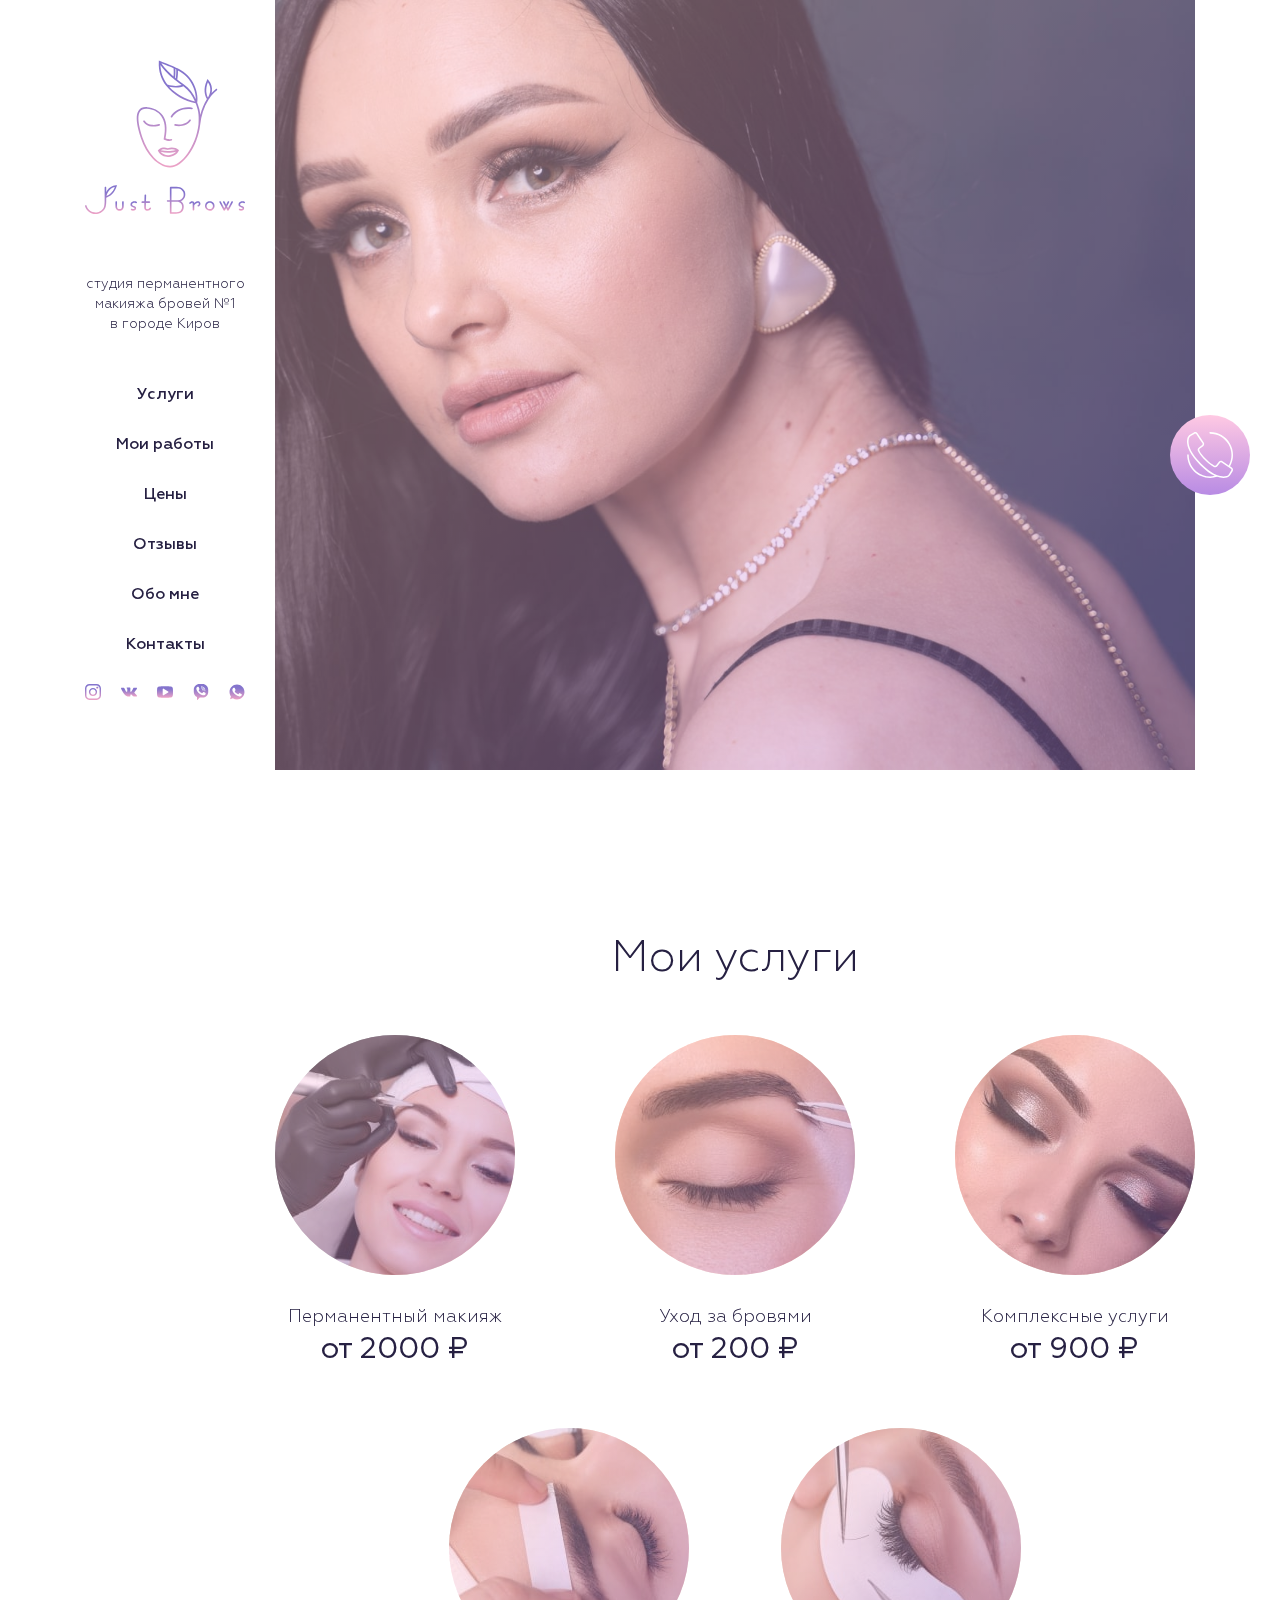
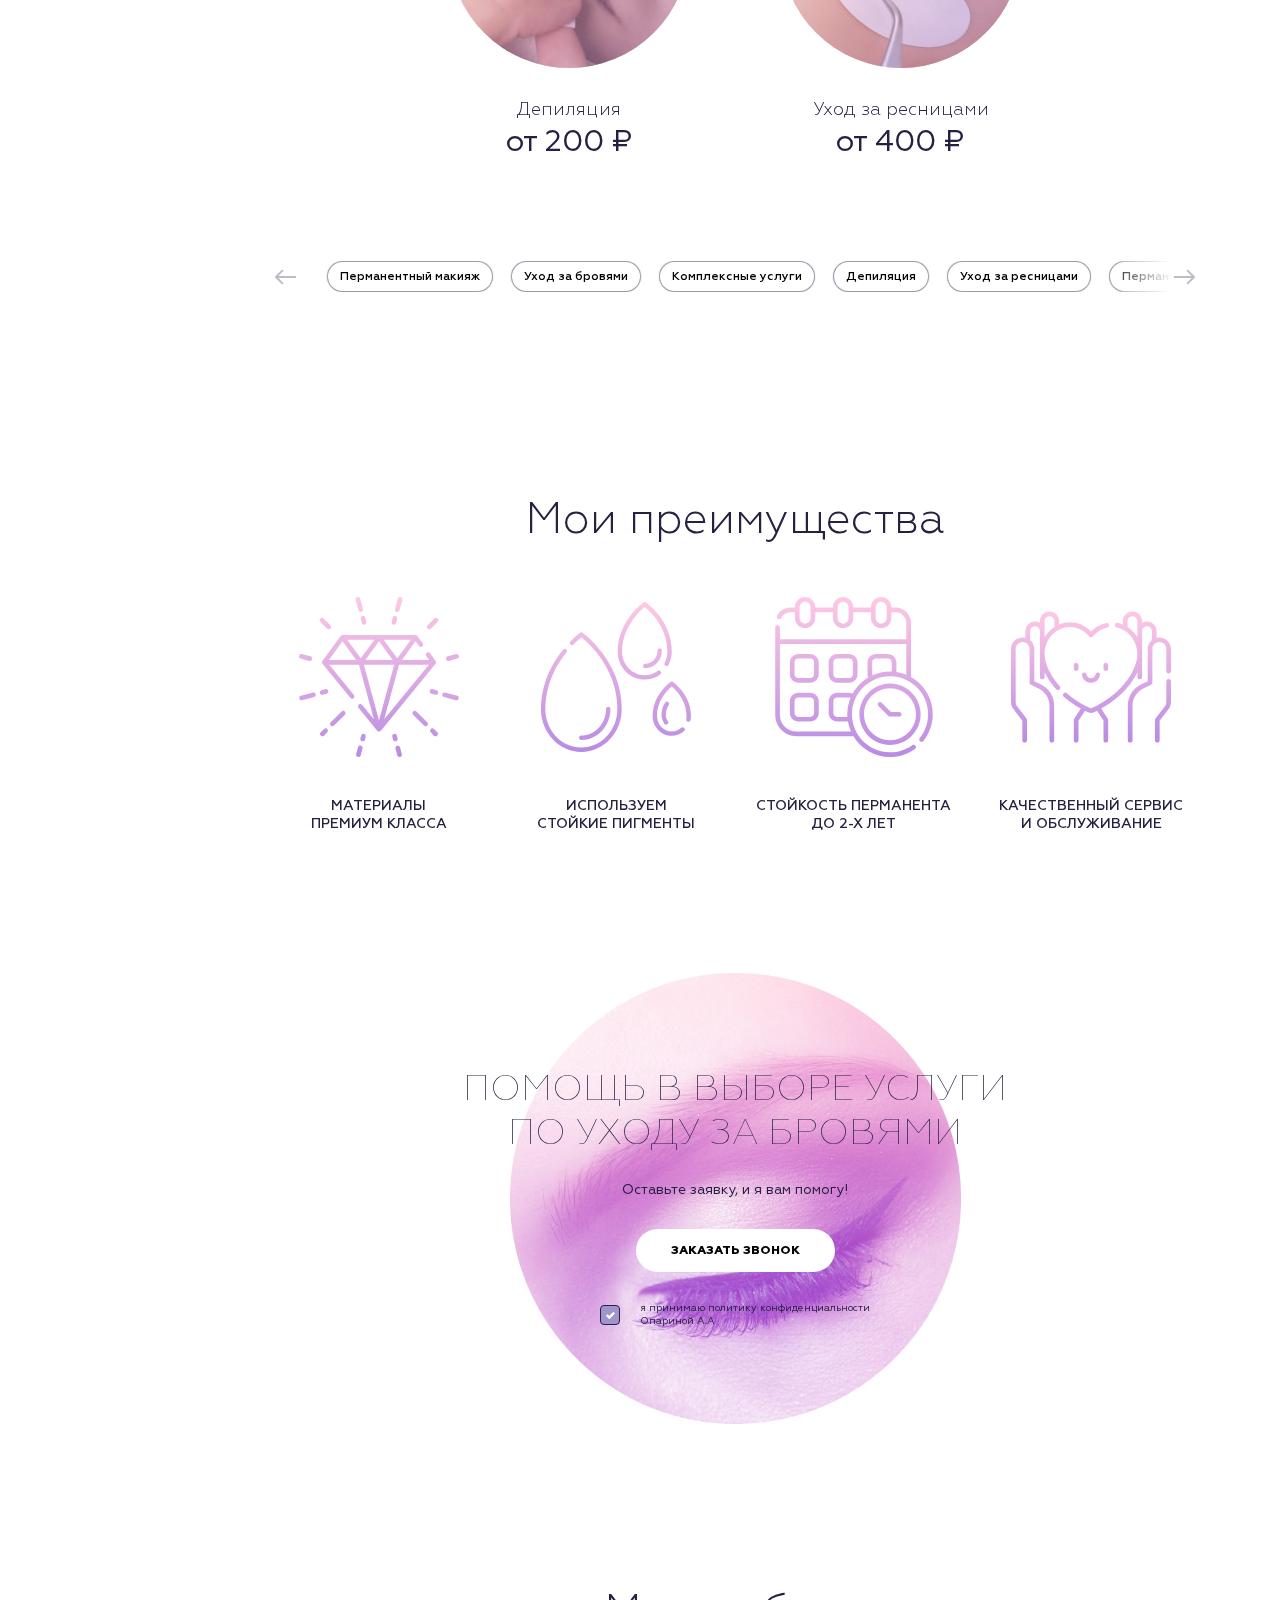
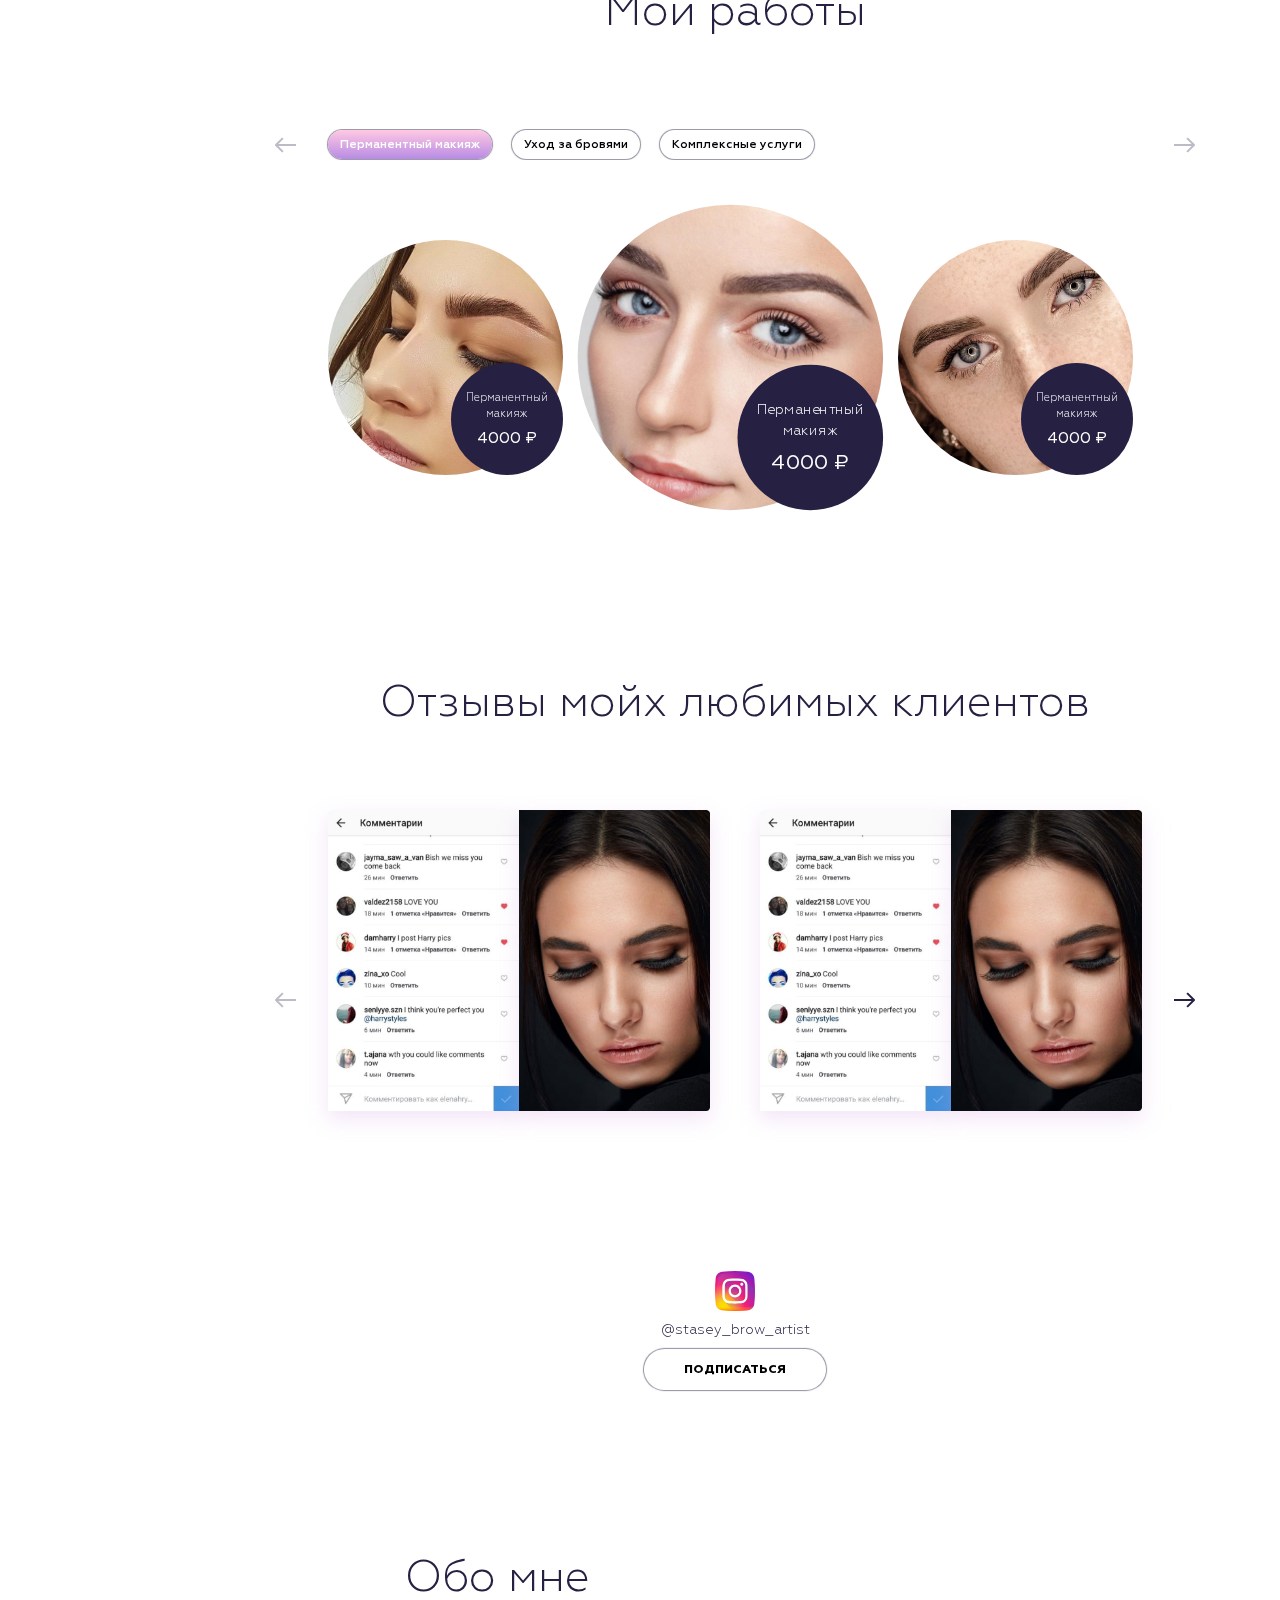
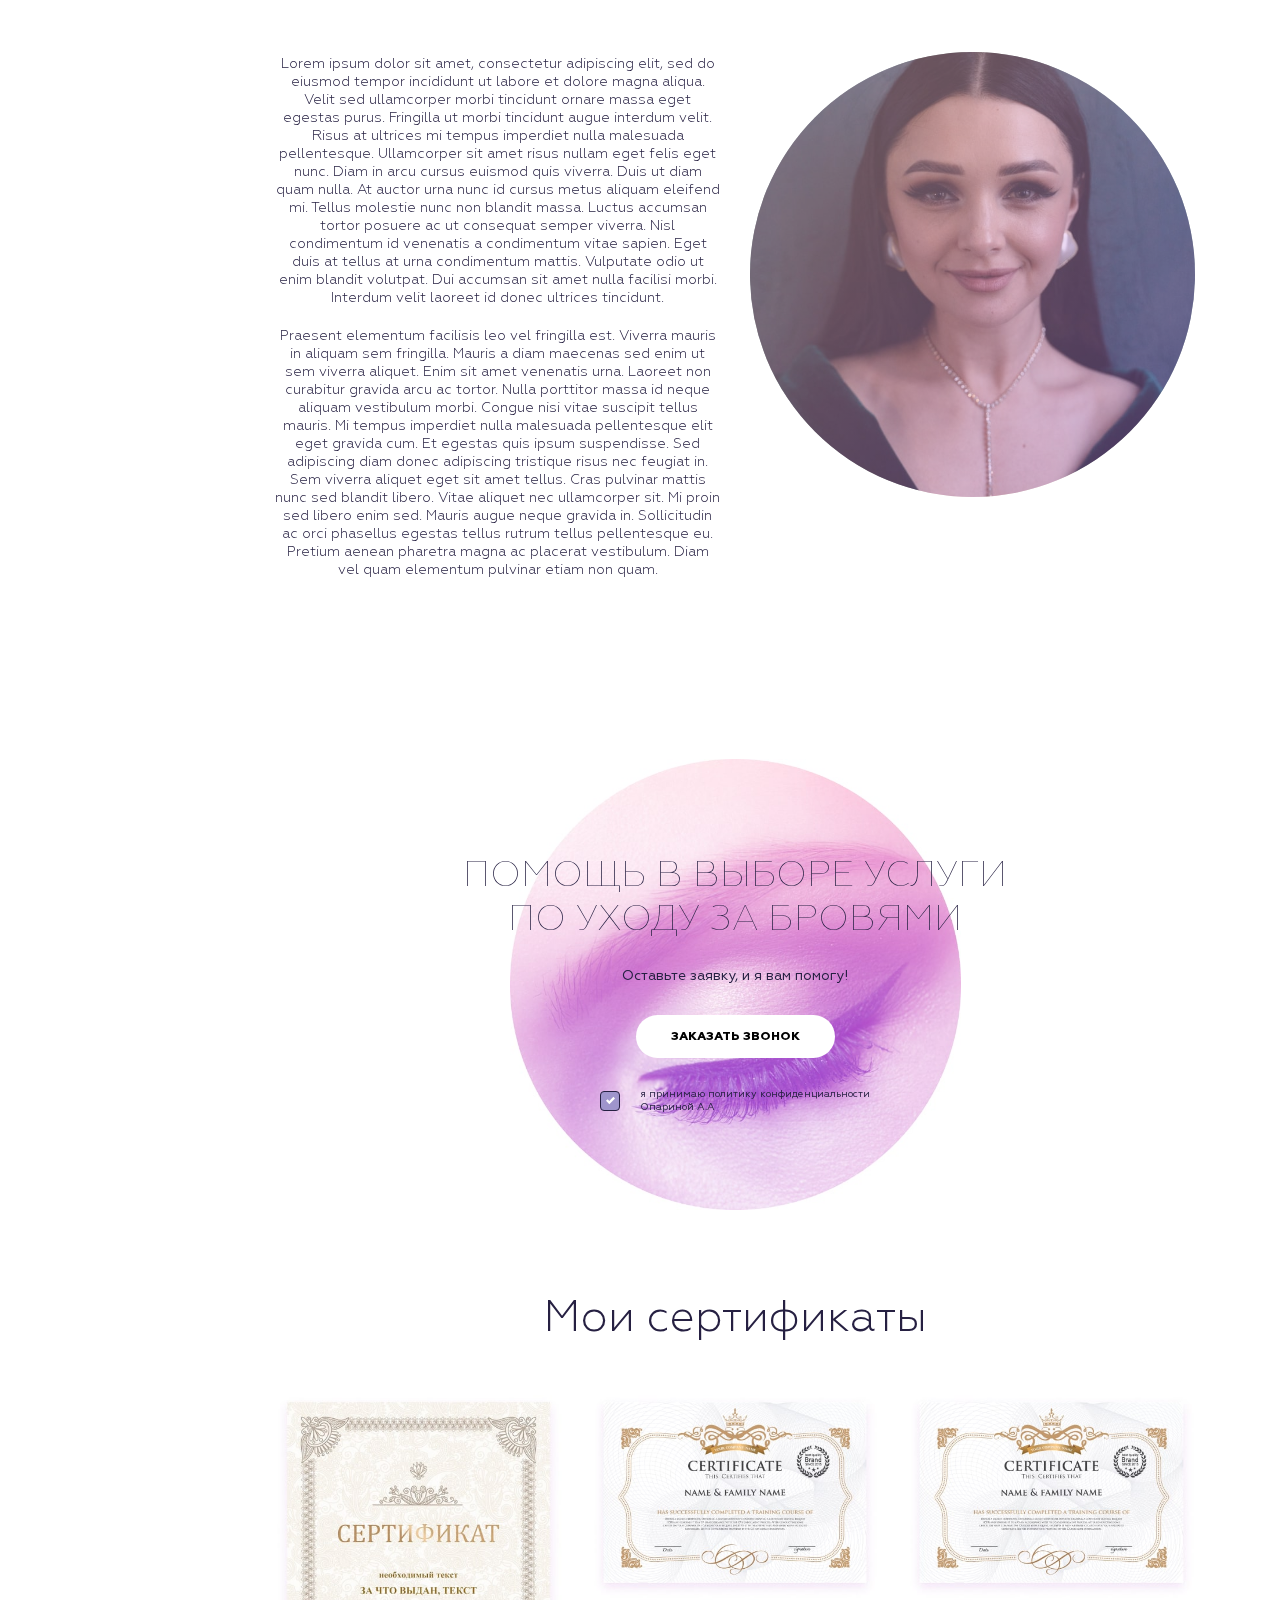
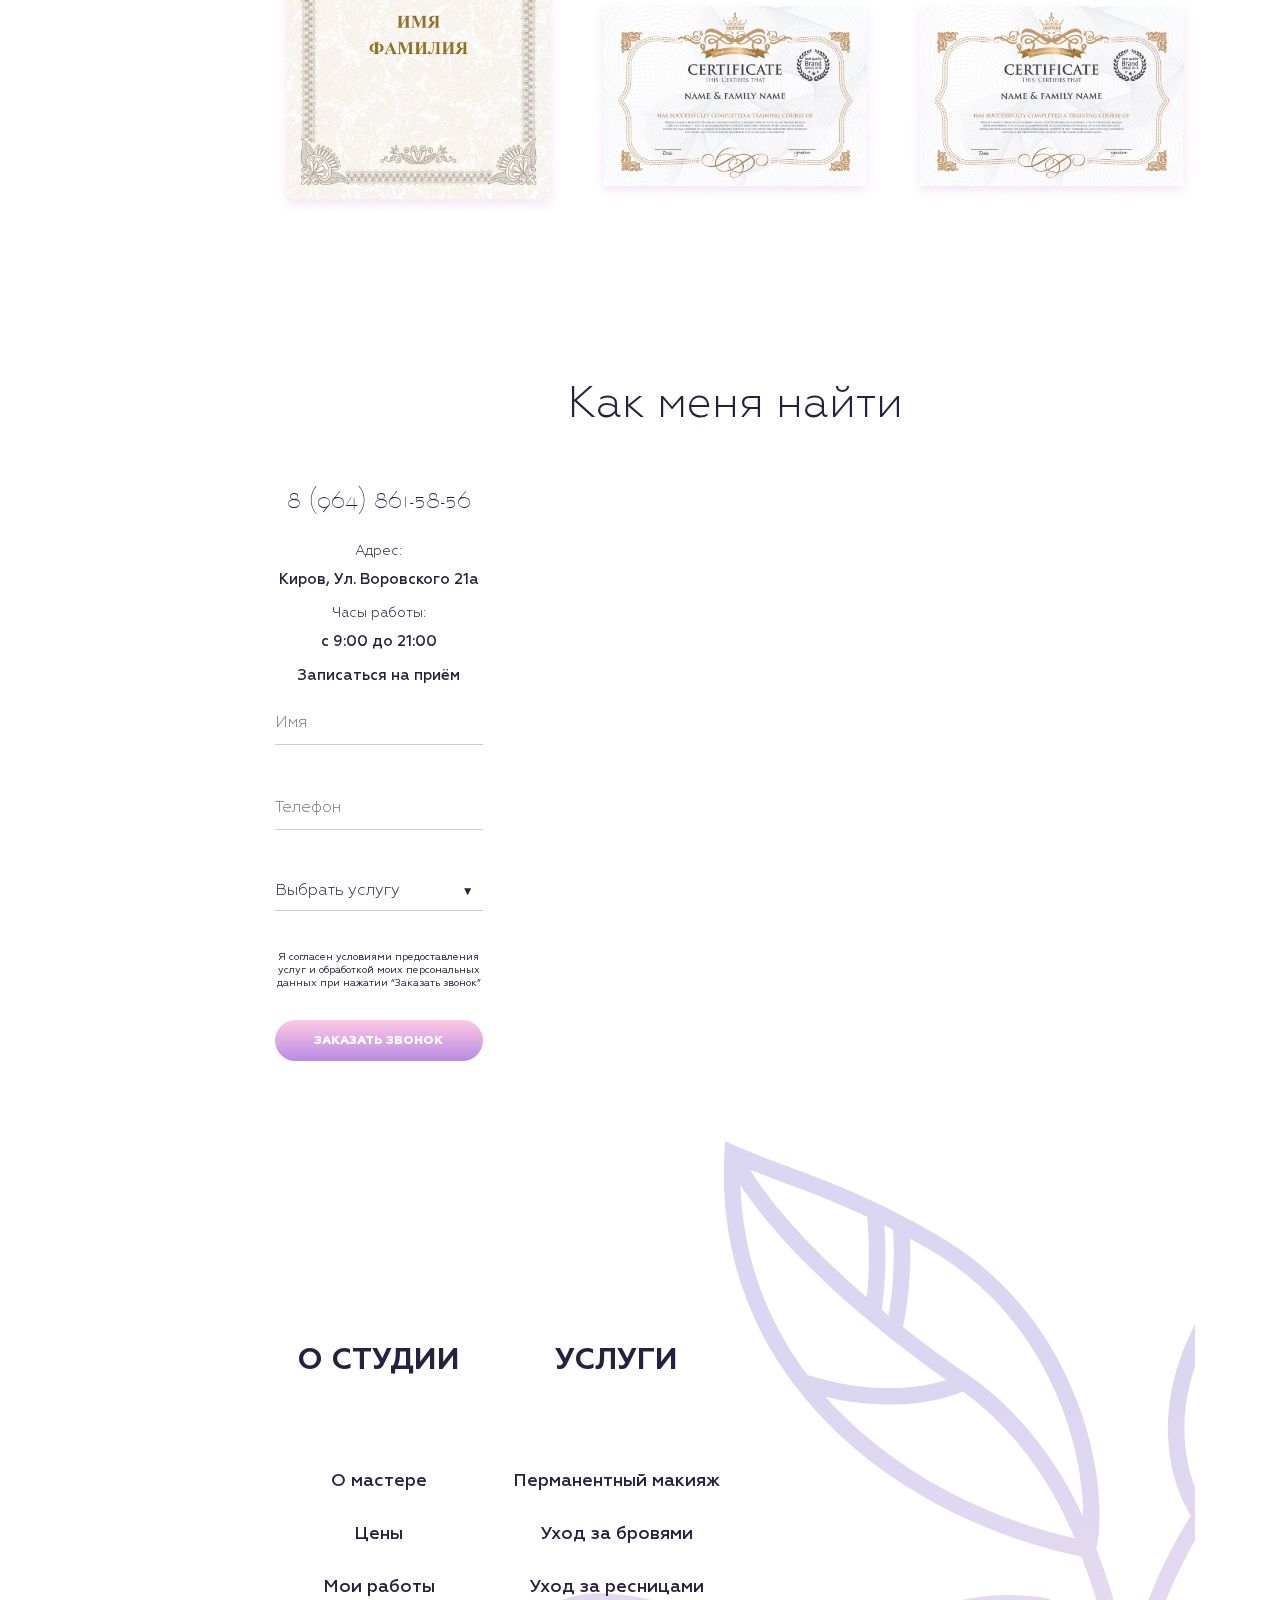
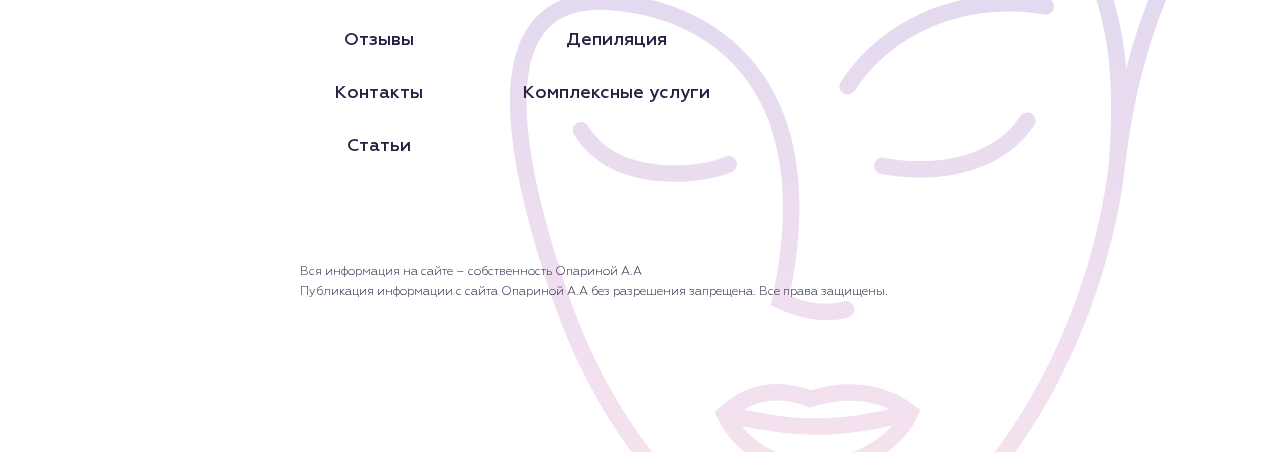
<file: index.html>
<!doctype html>
<html lang="ru">

<head>
  <meta charset="UTF-8">
  <meta name="viewport" content="width=device-width,initial-scale=1">
  <meta http-equiv="X-UA-Compatible" content="ie=edge">
  <link rel="shortcut icon" href="img/favicon/favicon.ico">
  <link rel="icon" type="image/vnd.microsoft.icon" href="img/favicon/favicon.ico">
  <link rel="icon" type="image/x-icon" href="img/favicon/favicon.ico">
  <link rel="icon" href="img/favicon/favicon.ico">
  <title>Title</title>
  <link href="vendors~main.css" rel="stylesheet">
  <link href="main.css" rel="stylesheet">
</head>

<body>
  <main>
    <nav class="site-nav">
      <div class="btn btn-grad site-nav__burger js-header-burger">
        <img class="js-header-burger" src="img/brgr.svg" alt="">
      </div>
      <div class="btn btn-grad site-nav__call js-call">
        <img class="js-call" src="img/call.svg" alt="">
      </div>
    </nav>

    <div class="container">
      <div class="row">
        <div class="col-2 d-none d-xl-block">
          <header data-da=".modal-header,1199,1" class="header">
            <div class="header__exit">
              <img src="img/hex.jpg" alt="" class="js-header-exit">
            </div>
            <a href="#" class="logo">
              <img src="img/logo.svg" alt="">
            </a>
            <p class="header__text">
              cтудия перманентного <br>
              макияжа бровей №1 <br>
              в городе Киров
            </p>

            <nav class="header__menu">
              <a href="#">Услуги</a>
              <a href="#">Мои работы</a>
              <a href="#">Цены</a>
              <a href="#">Отзывы</a>
              <a href="#">Обо мне</a>
              <a href="#">Контакты</a>
            </nav>
            <div class="header__social">

              <a href="#" target="_blank">
                <img src="img/inst.svg" alt="">
              </a>

              <a href="#" target="_blank">
                <img src="img/vk.svg" alt="">
              </a>

              <a href="#" target="_blank">
                <img src="img/yt.svg" alt="">
              </a>

              <a href="#" target="_blank">
                <img src="img/viber.svg" alt="">
              </a>

              <a href="#" target="_blank">
                <img src="img/whatsapp.svg" alt="">
              </a>

            </div>
          </header>
        </div>
        <div class="col-12 col-xl-10">
          <section class="banner">
            <div class="swiper-container-banner">
              <div class="swiper-wrapper">

                <div class="swiper-slide">
                  <div class="banner__img bg-gradient" style="background-image:url('img/banner.jpg');">
                    <div class="banner__text">
                      Студия перманентного макияжа бровей <br>
                      №1 городе Киров
                    </div>
                  </div>
                </div>

                <div class="swiper-slide">
                  <div class="banner__img bg-gradient" style="background-image:url('img/banner.jpg');">
                    <div class="banner__text">
                      Студия перманентного макияжа бровей <br>
                      №1 городе Киров
                    </div>
                  </div>
                </div>

                <div class="swiper-slide">
                  <div class="banner__img bg-gradient" style="background-image:url('img/banner.jpg');">

                    <div class="banner__text">
                      Студия перманентного макияжа бровей <br>
                      №1 городе Киров
                    </div>
                  </div>
                </div>

                <div class="swiper-slide">
                  <div class="banner__img bg-gradient" style="background-image:url('img/banner.jpg');">

                    <div class="banner__text">
                      Студия перманентного макияжа бровей <br>
                      №1 городе Киров
                    </div>
                  </div>
                </div>

              </div>
            </div>
            <div class="banner__logo">
              <img src="img/blogo.svg" alt="">
            </div>
          </section>

          <section class="services-block">
            <h1 class="title services-block__title">
              Мои услуги
            </h1>
            <div class="services-block__items">

              <div class="services-item">
                <div class="services-item__wrapper">


                  <a href="#" class="services-item__img bg-gradient">
                    <img src="img/s1.jpg" alt="">
                  </a>

                  <a href="#" class="services-item__name">
                    Перманентный макияж
                  </a>

                  <p class="services-item__price">
                    от 2000 ₽
                  </p>

                </div>


              </div>

              <div class="services-item">
                <div class="services-item__wrapper">
                  <a href="#" class="services-item__img bg-gradient">
                    <img src="img/s2.jpg" alt="">
                  </a>

                  <a href="#" class="services-item__name">
                    Уход за бровями
                  </a>

                  <p class="services-item__price">
                    от 200 ₽
                  </p>
                </div>
              </div>

              <div class="services-item">
                <div class="services-item__wrapper">
                  <a href="#" class="services-item__img bg-gradient">
                    <img src="img/s3.jpg" alt="">
                  </a>

                  <a href="#" class="services-item__name">
                    Комплексные услуги
                  </a>

                  <p class="services-item__price">
                    от 900 ₽
                  </p>
                </div>
              </div>

              <div class="services-item">
                <div class="services-item__wrapper">
                  <a href="#" class="services-item__img bg-gradient">
                    <img src="img/s4.jpg" alt="">
                  </a>

                  <a href="#" class="services-item__name">
                    Депиляция
                  </a>

                  <p class="services-item__price">
                    от 200 ₽
                  </p>
                </div>
              </div>

              <div class="services-item">
                <div class="services-item__wrapper">
                  <a href="#" class="services-item__img bg-gradient">
                    <img src="img/s5.jpg" alt="">
                  </a>

                  <a href="#" class="services-item__name">
                    Уход за ресницами
                  </a>

                  <p class="services-item__price">
                    от 400 ₽
                  </p>
                </div>
              </div>

            </div>

            <aside class="tags">
              <div class="swiper-container-tags">

                <div class="swiper-wrapper">

                  <div class="swiper-slide tags-slide">
                    <a href="#" class="btn btn-border tags__btn">
                      Перманентный макияж
                    </a>
                  </div>

                  <div class="swiper-slide tags-slide">
                    <a href="#" class="btn btn-border tags__btn">
                      Уход за бровями
                    </a>
                  </div>

                  <div class="swiper-slide tags-slide">
                    <a href="#" class="btn btn-border tags__btn">
                      Комплексные услуги
                    </a>
                  </div>

                  <div class="swiper-slide tags-slide">
                    <a href="#" class="btn btn-border tags__btn">
                      Депиляция
                    </a>
                  </div>

                  <div class="swiper-slide tags-slide">
                    <a href="#" class="btn btn-border tags__btn">
                      Уход за ресницами
                    </a>
                  </div>

                  <div class="swiper-slide tags-slide">
                    <a href="#" class="btn btn-border tags__btn">
                      Перманентный макияж
                    </a>
                  </div>

                  <div class="swiper-slide tags-slide">
                    <a href="#" class="btn btn-border tags__btn">
                      Уход за бровями
                    </a>
                  </div>

                  <div class="swiper-slide tags-slide">
                    <a href="#" class="btn btn-border tags__btn">
                      Комплексные услуги
                    </a>
                  </div>

                  <div class="swiper-slide tags-slide">
                    <a href="#" class="btn btn-border tags__btn">
                      Депиляция
                    </a>
                  </div>

                  <div class="swiper-slide tags-slide">
                    <a href="#" class="btn btn-border tags__btn">
                      Уход за ресницами
                    </a>
                  </div>

                  <div class="swiper-slide tags-slide">
                    <a href="#" class="btn btn-border tags__btn">
                      Перманентный макияж
                    </a>
                  </div>

                  <div class="swiper-slide tags-slide">
                    <a href="#" class="btn btn-border tags__btn">
                      Уход за бровями
                    </a>
                  </div>

                  <div class="swiper-slide tags-slide">
                    <a href="#" class="btn btn-border tags__btn">
                      Комплексные услуги
                    </a>
                  </div>

                  <div class="swiper-slide tags-slide">
                    <a href="#" class="btn btn-border tags__btn">
                      Депиляция
                    </a>
                  </div>

                  <div class="swiper-slide tags-slide">
                    <a href="#" class="btn btn-border tags__btn">
                      Уход за ресницами
                    </a>
                  </div>

                </div>

              </div>

              <div class="tags__prev">
                <img src="img/arrleft.svg" alt="">
              </div>
              <div class="tags__next">
                <img src="img/arrleft.svg" alt="">
              </div>

            </aside>
          </section>

          <section class="advantage-block">
            <div class="row">
              <div class="col-12">
                <h2 class="title">
                  Мои преимущества
                </h2>
              </div>


              <div class="col-6 col-md-3">
                <div class="advantage-item">
                  <div class="advantage-item__img">
                    <img src="img/a1.svg" alt="">
                  </div>
                  <p class="advantage-item__name">
                    МАТЕРИАЛЫ <br>
                    ПРЕМИУМ КЛАССА
                  </p>

                </div>
              </div>

              <div class="col-6 col-md-3">
                <div class="advantage-item">
                  <div class="advantage-item__img">
                    <img src="img/a2.svg" alt="">
                  </div>
                  <p class="advantage-item__name">
                    ИСПОЛЬЗУЕМ <br>
                    СТОЙКИЕ ПИГМЕНТЫ
                  </p>

                </div>
              </div>

              <div class="col-6 col-md-3">
                <div class="advantage-item">
                  <div class="advantage-item__img">
                    <img src="img/a3.svg" alt="">
                  </div>
                  <p class="advantage-item__name">
                    СТОЙКОСТЬ ПЕРМАНЕНТА <br>
                    ДО 2-Х ЛЕТ
                  </p>

                </div>
              </div>

              <div class="col-6 col-md-3">
                <div class="advantage-item">
                  <div class="advantage-item__img">
                    <img src="img/a4.svg" alt="">
                  </div>
                  <p class="advantage-item__name">
                    КАЧЕСТВЕННЫЙ СЕРВИС <br>
                    И ОБСЛУЖИВАНИЕ
                  </p>

                </div>
              </div>

            </div>
          </section>

          <section class="request" style="background-image: url('img/r.jpg');">
            <h2 class="request__title">
              ПОМОЩЬ В ВЫБОРЕ УСЛУГИ <br>
              ПО УХОДУ ЗА БРОВЯМИ
            </h2>
            <h3 class="request__subtitle">
              Оставьте заявку, и я вам помогу!
            </h3>
            <a href="#" class="btn request__btn js-call">заказать звонок</a>
            <div class="request__checkbox">
              <input class="custom-checkbox" type="checkbox" checked="checked" id="request-agr2" name="request-agr">
              <label for="request-agr2">я принимаю политику конфиденциальности <br>
                Опариной А.А</label>
            </div>
          </section>

          <section class="works js-work-parent">
            <h2 class="title works__title">
              Мои работы
            </h2>
            <aside class="tags">
              <div class="swiper-container-tags">

                <div class="swiper-wrapper">

                  <div class="swiper-slide tags-slide">
                    <a href="#" class="btn btn-border tags__btn js-work-link">
                      Перманентный макияж
                    </a>
                  </div>

                  <div class="swiper-slide tags-slide">
                    <a href="#" class="btn btn-border tags__btn js-work-link">
                      Уход за бровями
                    </a>
                  </div>

                  <div class="swiper-slide tags-slide">
                    <a href="#" class="btn btn-border tags__btn js-work-link">
                      Комплексные услуги
                    </a>
                  </div>


                </div>

              </div>

              <div class="tags__prev">
                <img src="img/arrleft.svg" alt="">
              </div>
              <div class="tags__next">
                <img src="img/arrleft.svg" alt="">
              </div>

            </aside>
            <div class="js-work-tab">
              <div class="swiper-works">
                <div class="swiper-wrapper">

                  <div class="swiper-slide">

                    <a href="#" class="works__img" style="background-image: url('img/work1.jpg');">
                      <div class="works__info">
                        <p class="works__name">
                          Перманентный <br>
                          макияж
                        </p>
                        <p class="works__price">
                          4000 ₽
                        </p>
                      </div>
                    </a>

                  </div>

                  <div class="swiper-slide">
                    <a href="#" class="works__img" style="background-image: url('img/work2.jpg');">
                      <div class="works__info">
                        <p class="works__name">
                          Перманентный <br>
                          макияж
                        </p>
                        <p class="works__price">
                          4000 ₽
                        </p>
                      </div>
                    </a>
                  </div>

                  <div class="swiper-slide">

                    <a href="#" class="works__img" style="background-image: url('img/work3.jpg');">
                      <div class="works__info">
                        <p class="works__name">
                          Перманентный <br>
                          макияж
                        </p>
                        <p class="works__price">
                          4000 ₽
                        </p>
                      </div>
                    </a>

                  </div>

                  <div class="swiper-slide">
                    <a href="#" class="works__img" style="background-image: url('img/work2.jpg');">
                      <div class="works__info">
                        <p class="works__name">
                          Перманентный <br>
                          макияж
                        </p>
                        <p class="works__price">
                          4000 ₽
                        </p>
                      </div>
                    </a>
                  </div>

                  <div class="swiper-slide">

                    <a href="#" class="works__img" style="background-image: url('img/work3.jpg');">
                      <div class="works__info">
                        <p class="works__name">
                          Перманентный <br>
                          макияж
                        </p>
                        <p class="works__price">
                          4000 ₽
                        </p>
                      </div>
                    </a>

                  </div>


                </div>

              </div>
            </div>

            <div class="js-work-tab">
              <div class="swiper-works">
                <div class="swiper-wrapper">

                  <div class="swiper-slide">

                    <a href="#" class="works__img" style="background-image: url('img/work1.jpg');">
                      <div class="works__info">
                        <p class="works__name">
                          Перманентный <br>
                          макияж
                        </p>
                        <p class="works__price">
                          4000 ₽
                        </p>
                      </div>
                    </a>

                  </div>

                  <div class="swiper-slide">
                    <a href="#" class="works__img" style="background-image: url('img/work2.jpg');">
                      <div class="works__info">
                        <p class="works__name">
                          Перманентный <br>
                          макияж
                        </p>
                        <p class="works__price">
                          4000 ₽
                        </p>
                      </div>
                    </a>
                  </div>

                  <div class="swiper-slide">

                    <a href="#" class="works__img" style="background-image: url('img/work3.jpg');">
                      <div class="works__info">
                        <p class="works__name">
                          Перманентный <br>
                          макияж
                        </p>
                        <p class="works__price">
                          4000 ₽
                        </p>
                      </div>
                    </a>

                  </div>

                  <div class="swiper-slide">
                    <a href="#" class="works__img" style="background-image: url('img/work2.jpg');">
                      <div class="works__info">
                        <p class="works__name">
                          Перманентный <br>
                          макияж
                        </p>
                        <p class="works__price">
                          4000 ₽
                        </p>
                      </div>
                    </a>
                  </div>

                  <div class="swiper-slide">

                    <a href="#" class="works__img" style="background-image: url('img/work3.jpg');">
                      <div class="works__info">
                        <p class="works__name">
                          Перманентный <br>
                          макияж
                        </p>
                        <p class="works__price">
                          4000 ₽
                        </p>
                      </div>
                    </a>

                  </div>


                </div>

              </div>
            </div>

            <div class="js-work-tab">
              <div class="swiper-works">
                <div class="swiper-wrapper">

                  <div class="swiper-slide">

                    <a href="#" class="works__img" style="background-image: url('img/work1.jpg');">
                      <div class="works__info">
                        <p class="works__name">
                          Перманентный <br>
                          макияж
                        </p>
                        <p class="works__price">
                          4000 ₽
                        </p>
                      </div>
                    </a>

                  </div>

                  <div class="swiper-slide">
                    <a href="#" class="works__img" style="background-image: url('img/work2.jpg');">
                      <div class="works__info">
                        <p class="works__name">
                          Перманентный <br>
                          макияж
                        </p>
                        <p class="works__price">
                          4000 ₽
                        </p>
                      </div>
                    </a>
                  </div>

                  <div class="swiper-slide">

                    <a href="#" class="works__img" style="background-image: url('img/work3.jpg');">
                      <div class="works__info">
                        <p class="works__name">
                          Перманентный <br>
                          макияж
                        </p>
                        <p class="works__price">
                          4000 ₽
                        </p>
                      </div>
                    </a>

                  </div>

                  <div class="swiper-slide">
                    <a href="#" class="works__img" style="background-image: url('img/work2.jpg');">
                      <div class="works__info">
                        <p class="works__name">
                          Перманентный <br>
                          макияж
                        </p>
                        <p class="works__price">
                          4000 ₽
                        </p>
                      </div>
                    </a>
                  </div>

                  <div class="swiper-slide">

                    <a href="#" class="works__img" style="background-image: url('img/work3.jpg');">
                      <div class="works__info">
                        <p class="works__name">
                          Перманентный <br>
                          макияж
                        </p>
                        <p class="works__price">
                          4000 ₽
                        </p>
                      </div>
                    </a>

                  </div>


                </div>

              </div>
            </div>

          </section>

          <section class="reviews-block">
            <h2 class="title reviews__title">
              Отзывы мойх любимых клиентов
            </h2>
            <div class="reviews-block__slider">


              <div class="swiper-reviews">
                <div class="swiper-wrapper">

                  <div class="swiper-slide">
                    <div class="reviews-item">
                      <div class="reviews-item__left">
                        <img src="img/revl.jpg" alt="">
                      </div>
                      <div class="reviews-item__right">
                        <img src="img/revr.jpg" alt="">
                      </div>
                    </div>
                  </div>

                  <div class="swiper-slide">
                    <div class="reviews-item">
                      <div class="reviews-item__left">
                        <img src="img/revl.jpg" alt="">
                      </div>
                      <div class="reviews-item__right">
                        <img src="img/revr.jpg" alt="">
                      </div>
                    </div>
                  </div>

                  <div class="swiper-slide">
                    <div class="reviews-item">
                      <div class="reviews-item__left">
                        <img src="img/revl.jpg" alt="">
                      </div>
                      <div class="reviews-item__right">
                        <img src="img/revr.jpg" alt="">
                      </div>
                    </div>
                  </div>

                  <div class="swiper-slide">
                    <div class="reviews-item">
                      <div class="reviews-item__left">
                        <img src="img/revl.jpg" alt="">
                      </div>
                      <div class="reviews-item__right">
                        <img src="img/revr.jpg" alt="">
                      </div>
                    </div>
                  </div>


                </div>
              </div>
              <div class="reviews__prev">
                <img src="img/arrleft.svg" alt="">
              </div>
              <div class="reviews__next">
                <img src="img/arrleft.svg" alt="">
              </div>
            </div>
            <div class="inst-link d-flex align-items-center flex-column">
              <a href="#" target="_blank" class="inst-link__link">
                <img src="img/ins.svg" alt="">
                @stasey_brow_artist
              </a>
              <a href="#" class="btn btn-border inst-link__btn">
                подписаться
              </a>
            </div>
          </section>

          <section class="about-block d-none d-md-block">
            <div class="row">

              <div class="col-12 col-xl-6 d-flex">
                <div class="about-block__info">
                  <h2 class="title about-block__title">
                    Обо мне
                  </h2>
                  <p>
                    Lorem ipsum dolor sit amet, consectetur adipiscing elit, sed do eiusmod tempor
                    incididunt ut labore et dolore magna aliqua. Velit sed ullamcorper morbi tincidunt
                    ornare massa eget egestas purus. Fringilla ut morbi tincidunt augue interdum velit.
                    Risus at ultrices mi tempus imperdiet nulla malesuada pellentesque. Ullamcorper sit
                    amet
                    risus nullam eget felis eget nunc. Diam in arcu cursus euismod quis viverra. Duis ut
                    diam quam nulla. At auctor urna nunc id cursus metus aliquam eleifend mi. Tellus
                    molestie nunc non blandit massa. Luctus accumsan tortor posuere ac ut consequat
                    semper
                    viverra. Nisl condimentum id venenatis a condimentum vitae sapien. Eget duis at
                    tellus
                    at urna condimentum mattis. Vulputate odio ut enim blandit volutpat. Dui accumsan
                    sit
                    amet nulla facilisi morbi. Interdum velit laoreet id donec ultrices tincidunt.
                  </p>

                  <p>
                    Praesent elementum facilisis leo vel fringilla est. Viverra mauris in aliquam sem
                    fringilla. Mauris a diam maecenas sed enim ut sem viverra aliquet. Enim sit amet
                    venenatis urna. Laoreet non curabitur gravida arcu ac tortor. Nulla porttitor massa
                    id
                    neque aliquam vestibulum morbi. Congue nisi vitae suscipit tellus mauris. Mi tempus
                    imperdiet nulla malesuada pellentesque elit eget gravida cum. Et egestas quis ipsum
                    suspendisse. Sed adipiscing diam donec adipiscing tristique risus nec feugiat in.
                    Sem
                    viverra aliquet eget sit amet tellus. Cras pulvinar mattis nunc sed blandit libero.
                    Vitae aliquet nec ullamcorper sit. Mi proin sed libero enim sed. Mauris augue neque
                    gravida in. Sollicitudin ac orci phasellus egestas tellus rutrum tellus pellentesque
                    eu.
                    Pretium aenean pharetra magna ac placerat vestibulum. Diam vel quam elementum
                    pulvinar
                    etiam non quam.

                  </p>
                </div>
              </div>
              <div class="col-12 col-xl-6 d-flex justify-content-center align-items-center">
                <div class="about-block__img bg-gradient">
                  <img src="img/ab1.jpg" alt="">
                </div>
              </div>
            </div>

          </section>

          <section class="request" style="background-image: url('img/r.jpg');">
            <h2 class="request__title">
              ПОМОЩЬ В ВЫБОРЕ УСЛУГИ <br>
              ПО УХОДУ ЗА БРОВЯМИ
            </h2>
            <h3 class="request__subtitle">
              Оставьте заявку, и я вам помогу!
            </h3>
            <a href="#" class="btn request__btn js-call">заказать звонок</a>
            <div class="request__checkbox">
              <input class="custom-checkbox" type="checkbox" checked="checked" id="request-agr" name="request-agr">
              <label for="request-agr">я принимаю политику конфиденциальности <br>
                Опариной А.А</label>
            </div>
          </section>

          <section class="certificate">
            <div class="row">
              <div class="col-12">
                <h2 class="title">
                  Мои сертификаты
                </h2>
              </div>
              <div class="col-12 col-md-6 col-xl-4 d-flex justify-content-center">
                <a href="img/c1.jpg" class="glightbox certificate__img">
                  <img src="img/c1.jpg" alt="">
                </a>
              </div>
              <div class="col-12 col-md-6 col-xl-8">
                <div class="row">
                  <div class="col-12 col-xl-6 d-flex justify-content-center">
                    <a href="img/c2.jpg" class="glightbox certificate__img">
                      <img src="img/c2.jpg" alt="">
                    </a>
                  </div>
                  <div class="col-12 col-xl-6 d-flex justify-content-center">
                    <a href="img/c2.jpg" class="glightbox certificate__img">
                      <img src="img/c2.jpg" alt="">
                    </a>
                  </div>
                </div>

                <div class="row d-none d-xl-flex">
                  <div class="col-12 col-lg-6 d-flex justify-content-center">
                    <a href="img/c2.jpg" class="glightbox certificate__img">
                      <img src="img/c2.jpg" alt="">
                    </a>
                  </div>
                  <div class="col-12 col-lg-6 d-flex justify-content-center">
                    <a href="img/c2.jpg" class="glightbox certificate__img">
                      <img src="img/c2.jpg" alt="">
                    </a>
                  </div>
                </div>
              </div>
            </div>
          </section>

          <section class="map">
            <div class="row">
              <div class="col-12">
                <h2 class="title">
                  Как меня найти
                </h2>
              </div>
              <div class="col-12 col-md-3 d-flex justify-content-center">
                <div class="map-form">
                  <form action="POST">
                    <a href="tel:89648615856" class="map__tel">
                      8 (964) 861-58-56
                    </a>
                    <p class="map__text">
                      Адрес:
                    </p>
                    <p class="map__text-b">
                      Киров, Ул. Воровского 21а
                    </p>
                    <p class="map__text">
                      Часы работы:
                    </p>
                    <p class="map__text-b">
                      с 9:00 до 21:00
                    </p>

                    <p class="map__text-b">
                      Записаться на приём
                    </p>

                    <div class="map-form__wrapper">
                      <span>
                        <input type="text" class="form-control form__input" placeholder="Имя">
                      </span>

                      <span>
                        <input type="tel" class="form-control form__input" placeholder="Телефон">
                      </span>

                      <span>
                        <select name="services" id="services" class="form-control form__select">
                          <option value="Выбрать услугу" selected="selected" disabled="disabled" style="display:none; font-size: 16px;font-weight: 300;">Выбрать услугу</option>\
                          <option value="Ресницы">Ресницы</option>
                          <option value="Брови">Брови</option>
                          <option value="Ресницы2">Ресницы 2</option>
                          <option value="Ресницы3">Ресницы 3</option>
                        </select>
                      </span>
                      <p class="form__agreement">
                        Я согласен условиями предоставления <br>
                        услуг и обработкой моих персональных <br>
                        данных при нажатии “Заказать звонок”
                      </p>
                      <button class="btn btn-grad map-form__btn" type="submit">
                        заказать звонок
                      </button>
                    </div>
                  </form>
                </div>
              </div>
              <div class="col-12 col-md-9 d-flex">
                <iframe src="https://www.google.com/maps/embed?pb=!1m18!1m12!1m3!1d133110.82393533312!2d49.52134561640623!3d58.5811068!2m3!1f0!2f0!3f0!3m2!1i1024!2i768!4f13.1!3m3!1m2!1s0x43fcf77906ebc4df%3A0xd15d7841c23f66ed!2z0KDQvtGB0LHQsNC90Lo!5e0!3m2!1sru!2sru!4v1615881907907!5m2!1sru!2sru" loading="lazy"></iframe>
              </div>
            </div>
          </section>

          <footer class="footer">
            <div class="row">
              <div class="col-12 d-flex justify-content-center d-lg-none">
                <a href="index.html" class="footer__logo">
                  <img src="img/logo.svg" alt="">
                </a>
              </div>
              <div class="col-6 col-xl-3">
                <h3 class="footer__title">
                  О СТУДИИ
                </h3>
                <nav class="footer__menu">
                  <a href="#">О мастере</a>
                  <a href="#">Цены</a>
                  <a href="#">Мои работы</a>
                  <a href="#">Отзывы</a>
                  <a href="#">Контакты</a>
                  <a href="#">Статьи</a>
                </nav>
              </div>

              <div class="col-6 col-xl-3">
                <h3 class="footer__title">
                  УСЛУГИ
                </h3>
                <nav class="footer__menu">
                  <a href="#">Перманентный макияж</a>
                  <a href="#">Уход за бровями</a>
                  <a href="#">Уход за ресницами</a>
                  <a href="#">Депиляция</a>
                  <a href="#">Комплексные услуги</a>
                </nav>
              </div>
              <div class="col-12">
                <div class="footer__copy">
                  Вся информация на сайте – собственность Опариной А.А

                </div>
                <div class="footer__copy">
                  Публикация информации с сайта Опариной А.А без разрешения запрещена. Все права защищены.

                </div>
              </div>
            </div>
          </footer>

        </div>
      </div>
    </div>
  </main>

  <footer>

  </footer>

  <!-- MODAL -->
  <aside class="js-sidebars">
    <section class="modal-header"></section>

    <section class="modal modal-call">
      <div class="modal__wrapper">
        <div class="modal-call__exit">
          <img src="img/hex.jpg" alt="" class="js-call-exit">
        </div>

        <div class="map-form">
          <form action="POST">
            <a href="tel:89648615856" class="map__tel">
              8 (964) 861-58-56
            </a>

            <p class="map__text-b">
              Ангеловская <br>
              Анастасия Андреевна
            </p>


            <p class="map__text-b">
              Записаться на приём
            </p>

            <div class="map-form__wrapper">
              <span>
                <input type="text" class="form-control form__input" placeholder="Имя">
              </span>

              <span>
                <input type="tel" class="form-control form__input" placeholder="Телефон">
              </span>

              <span>
                <select name="services" id="services" class="form-control form__select">
                  <option value="Выбрать услугу" selected="selected" disabled="disabled" style="display:none; font-size: 16px;font-weight: 300;">Выбрать услугу</option>\
                  <option value="Ресницы">Ресницы</option>
                  <option value="Брови">Брови</option>
                  <option value="Ресницы2">Ресницы 2</option>
                  <option value="Ресницы3">Ресницы 3</option>
                </select>
              </span>
              <p class="form__agreement">
                Я согласен условиями предоставления <br>
                услуг и обработкой моих персональных <br>
                данных при нажатии “Заказать звонок”
              </p>
              <button class="btn btn-grad map-form__btn" type="submit">
                заказать звонок
              </button>
            </div>
          </form>
        </div>

      </div>
    </section>

  </aside>
  <!-- !MODAL -->
  <script src="vendors~main.js"></script>
  <script src="main.js"></script>
</body>

</html>
</file>
<file: main.css>
@font-face{font-family:ArTarumianBarak;src:url(fonts/BARAK.ttf) format("truetype");font-weight:400;font-style:normal;font-display:swap}@font-face{font-family:Geometria;src:url(fonts/Geometria-Regular.eot);src:local("../fonts/Geometria Regular"),local("../fonts/Geometria-Regular"),url(fonts/Geometria-Regular.eot?#iefix) format("embedded-opentype"),url(fonts/Geometria-Regular.woff2) format("woff2"),url(fonts/Geometria-Regular.woff) format("woff"),url(fonts/Geometria-Regular.ttf) format("truetype");font-weight:400;font-style:normal;font-display:swap}@font-face{font-family:Geometria;src:url(fonts/Geometria-Medium.eot);src:local("../fonts/Geometria Medium"),local("../fonts/Geometria-Medium"),url(fonts/Geometria-Medium.eot?#iefix) format("embedded-opentype"),url(fonts/Geometria-Medium.woff2) format("woff2"),url(fonts/Geometria-Medium.woff) format("woff"),url(fonts/Geometria-Medium.ttf) format("truetype");font-weight:500;font-style:normal;font-display:swap}@font-face{font-family:Geometria;src:url(fonts/Geometria-Light.eot);src:local("../fonts/Geometria Light"),local("../fonts/Geometria-Light"),url(fonts/Geometria-Light.eot?#iefix) format("embedded-opentype"),url(fonts/Geometria-Light.woff2) format("woff2"),url(fonts/Geometria-Light.woff) format("woff"),url(fonts/Geometria-Light.ttf) format("truetype");font-weight:300;font-style:normal;font-display:swap}@font-face{font-family:Geometria;src:url(fonts/Geometria-Light.eot);src:local("../fonts/Geometria Thin"),local("../fonts/Geometria-Thin"),url(fonts/Geometria-Thin.eot?#iefix) format("embedded-opentype"),url(fonts/Geometria-Thin.woff) format("woff"),url(fonts/Geometria-Thin.ttf) format("truetype");font-weight:200;font-style:normal;font-display:swap}@font-face{font-family:Geometria;src:url(fonts/Geometria-Bold.eot);src:local("../fonts/Geometria Bold"),local("../fonts/Geometria-Bold"),url(fonts/Geometria-Bold.eot?#iefix) format("embedded-opentype"),url(fonts/Geometria-Bold.woff2) format("woff2"),url(fonts/Geometria-Bold.woff) format("woff"),url(fonts/Geometria-Bold.ttf) format("truetype");font-weight:700;font-style:normal;font-display:swap}@font-face{font-family:Geometria;src:url(fonts/Geometria-ExtraBold.eot);src:local("../fonts/Geometria ExtraBold"),local("../fonts/Geometria-ExtraBold"),url(fonts/Geometria-ExtraBold.eot?#iefix) format("embedded-opentype"),url(fonts/Geometria-ExtraBold.woff2) format("woff2"),url(fonts/Geometria-ExtraBold.woff) format("woff"),url(fonts/Geometria-ExtraBold.ttf) format("truetype");font-weight:800;font-style:normal;font-display:swap}*,:after,:before{box-sizing:border-box}ol[class],ul[class]{padding:0}blockquote,body,dd,dl,figcaption,figure,h1,h2,h3,h4,h5,h6,li,ol[class],p,ul[class]{margin:0}body,html{min-height:100vh;scroll-behavior:smooth;text-rendering:optimizeSpeed;line-height:1.5;font-family:Geometria,sans-serif;overflow-x:hidden;color:#262042}body.lock,html.lock{overflow:hidden}ol[class],ul[class]{list-style:none}a{color:#262042;transition:all .2s}a,a:hover{text-decoration:none}a:hover{color:#574a98}a:not([class]){text-decoration-skip-ink:auto}img{max-width:100%;display:block}.sidebar-bg{width:100%;height:100%}.sidebar-bg,.sidebar-bg:before{z-index:999;position:fixed;top:0;left:0;right:0;bottom:0;animation:opacity .5s}.sidebar-bg:before{content:"";background:rgba(0,0,0,.5)}button,input,select,textarea{font:inherit;color:#262042}button,button:active,button:focus,button:hover,input,input:active,input:focus,input:hover,textarea,textarea:active,textarea:focus,textarea:hover{cursor:pointer;border:none;outline:none}button,button:active,button:focus,button:hover{-webkit-appearance:none;-moz-appearance:none;appearance:none}textarea{resize:none}@media(prefers-reduced-motion:reduce){*{animation-duration:.01ms!important;animation-iteration-count:1!important;transition-duration:.01ms!important;scroll-behavior:auto!important}}.animationShow{animation:showTabs .6s}.animationHide{animation:hideTabs .6s}@keyframes showTabs{0%{opacity:0}to{opacity:1}}@keyframes hideTabs{0%{opacity:1}to{opacity:0}}@keyframes bot-to-top{0%{opacity:0;transform:translateY(100px)}to{opacity:1;transform:translateY(0)}}@keyframes top-to-bot{0%{opacity:0;transform:translateY(-100px)}to{opacity:1;transform:translateY(0)}}@keyframes r-to-l{0%{opacity:0;transform:translateX(360px)}to{opacity:1;transform:translateX(0)}}@keyframes opacity{0%{opacity:0}to{opacity:1}}.advantage-block{padding:100px 0}.advantage-item{display:flex;flex-direction:column;align-items:center}.advantage-item__name{display:flex;width:100%;justify-content:center;margin-top:60px;font-weight:500;font-size:18px;line-height:23px;text-align:center}@media screen and (max-width:1599px){.advantage-block{padding:80px 0}.advantage-item__name{margin-top:40px;font-size:14px;line-height:18px}}@media screen and (max-width:991px){.advantage-block{padding:60px 0}.advantage-item__name{margin-top:30px;font-size:12px;line-height:17px}}@media screen and (max-width:767px){.advantage-block{padding:50px 0 0}.advantage-item__name{margin-top:20px;margin-bottom:60px;font-size:10px;line-height:13px}}.about,.about-block{padding:100px 0}.about-block__info{padding:80px 0}.about-block__info p{margin-bottom:20px;text-align:center;font-weight:300;font-size:14px;line-height:18px}.about-block__img{width:auto;display:inline-block;margin:0 auto;border-radius:50%}.about-block__img:before,.about-block__img img{border-radius:50%}.about-block__info{padding:0}@media screen and (max-width:1199px){.about,.about-block{padding:80px 0}.about-block__info{padding:0 0 40px}.about-block__info p{margin-bottom:20px;text-align:center;font-weight:300;font-size:14px;line-height:18px}}@media screen and (max-width:767px){.about,.about-block{padding:50px 0}.about-block__info{padding:0 0 40px}.about-block__info p{margin-bottom:20px;text-align:center;font-weight:300;font-size:12px;line-height:17px}}.article{padding:100px 0}.article__img{margin:0 auto 50px;display:flex;justify-content:center}.article__content{font-weight:300;font-size:14px;line-height:18px;text-align:center;display:flex;flex-direction:column;align-items:center;margin-bottom:50px}.article__content p{margin-bottom:15px;max-width:800px}.article__content h2{margin-bottom:50px;max-width:800px}.article__images{width:83%;margin-top:50px}.article-item{margin-bottom:80px;display:flex;flex-direction:column;align-items:center}.article-item__img{display:flex;justify-content:center;align-items:center;width:100%;margin-bottom:20px}.article-item__img img{object-fit:cover}.article-item__name{margin:0 auto 15px;max-width:430px;font-weight:500;font-size:18px;line-height:23px;-webkit-line-clamp:1;line-clamp:1;height:26px}.article-item__descr,.article-item__name{text-align:center;display:flex;justify-content:center;overflow:hidden;text-overflow:ellipsis;display:-moz-box;-moz-box-orient:vertical;display:-webkit-box;-webkit-box-orient:vertical;box-orient:vertical}.article-item__descr{margin:0 auto 20px;padding:0 15px;max-width:500px;font-weight:300;font-size:14px;line-height:18px;-webkit-line-clamp:2;line-clamp:2;height:37px}.article-item__btn{margin:0 auto;padding:13px 50px}@media screen and (max-width:991px){.article{padding:75px 0}.article-item{margin-bottom:60px}}@media screen and (max-width:575px){.article{padding:50px 0}.article__img{margin:0 auto 20px}.article__content{font-size:12px;line-height:15px;align-items:center;margin-bottom:30px}.article__content h2,.article__content p{margin-bottom:15px}.article__images{width:80%;margin-top:10px}.article-item{margin-bottom:40px}.article-item__name{font-size:14px;line-height:18px;height:19px}.article-item__descr{margin:0 auto 20px;padding:0;-webkit-line-clamp:3;line-clamp:3;font-size:12px;line-height:15px;height:45px}.article-item__btn{margin:0 auto;padding:13px 50px}}.board-video{display:flex;align-items:center}.board-video__board{justify-content:space-between}.board-video__content{width:100%}.board-video__content>iframe{width:100%;height:100%;min-height:350px;border:none}.video{position:relative;width:100%;height:0;padding-bottom:56.25%;background-color:#000}.video__link,.video__media{position:absolute;top:0;left:0;width:100%;height:100%}.video__media{border:none}.video__button{position:absolute;top:50%;left:50%;z-index:1;display:none;padding:0;width:68px;height:48px;border:none;background-color:transparent;transform:translate(-50%,-50%);cursor:pointer}.video__button:focus{outline:none}.video__button-shape{fill:#212121;fill-opacity:.8}.video__button-icon{fill:#fff}.video:hover .video__button-shape,.video__button:focus .video__button-shape{fill:red;fill-opacity:1}.video--enabled{cursor:pointer}.video--enabled .video__button{display:block}@media screen and (max-width:1440px){.board-video__content>iframe{min-height:calc(29.04903px + 22.28826vw)}}@media screen and (max-width:767px){.board-video__content>iframe{min-height:300px}}.banner{margin-bottom:100px}.banner__logo,.banner__text{display:none}.banner__img{background-position:50%;background-repeat:no-repeat;background-size:cover;width:100%;height:1020px;position:relative}.banner__img img{width:100%;height:100%;object-fit:cover}@media screen and (max-width:1920px){.banner{margin-bottom:90px}.banner__img{height:800px}}@media screen and (max-width:1599px){.banner{margin-bottom:80px}.banner__img{height:770px}}@media screen and (max-width:1199px){.banner{position:relative;width:100vw;max-width:100vw;margin-left:calc(468.39614px - 50.24155vw)}.banner__text{bottom:160px;width:100%;margin:0;padding:0 60px;font-size:24px;line-height:30px;text-align:center;color:#fff;text-shadow:0 4px 8px rgba(24,0,55,.5)}.banner__logo,.banner__text{display:block;position:absolute}.banner__logo{z-index:10;top:40px;left:calc(50% - 63px)}}@media screen and (max-width:991px){.banner{width:100vw;max-width:100vw;margin-left:calc(350.16592px - 50.67265vw)}}@media screen and (max-width:767px){.banner{width:100vw;max-width:100vw;margin-left:calc(259.52356px - 50.78534vw)}.banner__text{bottom:25px;width:100%;margin:0;padding:0 40px;font-size:12px;line-height:15px}.banner__img{height:560px}}@media screen and (max-width:575px){.banner{width:100vw;max-width:100vw;margin-left:-15px}.banner__logo{top:26px}.banner__img{height:480px;background-position:-80px,top}}.btn{display:inline-flex;justify-content:center;align-items:center;background:#fff;color:#000;border-radius:100px;text-transform:uppercase;font-weight:800;font-size:12px;line-height:15px;cursor:pointer}.btn.active,.btn:hover{background:linear-gradient(1turn,#b88be4,#ffc9e3);color:#fff}.btn-border{background:#fff;box-shadow:0 0 1px 1px rgba(38,32,66,.5)}.btn-border:hover{box-shadow:0 0 1px 1px rgba(38,32,66,0)}.btn-grad{background:linear-gradient(1turn,#b88be4,#ffc9e3);color:#fff;transition:all .3s}.btn-grad:hover{background:linear-gradient(1turn,#924dd6,#ffc9e3);color:#262042}@media screen and (max-width:991px){.btn{font-weight:700}}.bg-gradient{position:relative}.bg-gradient:before{content:"";display:block;position:absolute;top:0;left:0;height:100%;width:100%;background:linear-gradient(310.34deg,#b88be4 12.93%,#ffc9e3 72.18%);background-blend-mode:hard-light;opacity:.4;transition:all .3s}@media screen and (min-width:1600px){.container,.container-lg,.container-md,.container-sm,.container-xl{max-width:1600px}}@media screen and (min-width:1920px){.container,.container-fluid,.container-lg,.container-md,.container-sm,.container-xl{max-width:1920px}}.custom-checkbox{position:absolute;z-index:-1;opacity:0}.custom-checkbox+label{display:inline-flex;align-items:center;user-select:none}.custom-checkbox+label:before{content:"";display:inline-block;width:20px;height:20px;flex-shrink:0;flex-grow:0;border:1px solid transparent;border-radius:4px;margin-right:20px;background:#fff;background-repeat:no-repeat;background-position:50%;background-size:50% 50%;cursor:pointer}.custom-checkbox:not(:disabled):not(:checked)+label:hover:before{border-color:#9f95cc}.custom-checkbox:checked+label:before{border-color:#262042;background-color:#9f95cc;background-image:url("data:image/svg+xml;charset=utf-8,%3Csvg xmlns='http://www.w3.org/2000/svg' viewBox='0 0 8 8'%3E%3Cpath fill='%23fff' d='M6.564.75l-3.59 3.612-1.538-1.55L0 4.26l2.974 2.99L8 2.193z'/%3E%3C/svg%3E")}.certificate{margin:100px 0}.certificate__img{transition:all .2s}.certificate__img:hover{transform:scale(1.1)}@media screen and (max-width:1590px){.certificate{margin:80px 0}}.contacts__item{margin-bottom:65px}.contacts__tel{margin-top:65px;display:block}@media screen and (max-width:1199px){.contacts__item{width:33.333333%;margin-bottom:40px}.contacts__tel{width:100%;margin-top:0;margin-bottom:40px!important;font-size:36px!important;line-height:46px!important}.contacts__content{width:100%;display:flex;flex-wrap:wrap}}@media screen and (max-width:767px){.contacts__item{width:100%;margin-bottom:30px}.contacts__tel{width:100%;margin-top:0;margin-bottom:30px!important;font-size:36px!important;line-height:46px!important}.contacts__content{width:100%;display:flex;flex-wrap:wrap}}.form__input{background-color:#fff;padding:10px 0;width:100%}.form__input,.form__input:active,.form__input:focus,.form__input:hover{border-bottom:1px solid rgba(0,0,0,.2)}.form__input::placeholder{font-weight:300;font-size:16px;line-height:20px}.form__select{width:100%;cursor:pointer;position:relative;display:inline-block;border:none;border-bottom:1px solid rgba(0,0,0,.2);padding:10px 0;-webkit-appearance:none;-moz-appearance:none;appearance:none;font-weight:300;font-size:16px;line-height:20px}.form__select:active,.form__select:focus,.form__select:focus-visible,.form__select:focus-within,.form__select:hover,.form__select:visited{border:none;border-bottom:1px solid rgba(0,0,0,.2)}.form__select::placeholder{font-weight:300;font-size:16px;line-height:20px}.form__select:after{content:"▼";padding:0 8px;font-size:12px;position:absolute;right:8px;top:4px;z-index:1;text-align:center;width:10%;height:100%;pointer-events:none;box-sizing:border-box}.form__agreement{font-size:10px;line-height:13px;margin-bottom:30px;text-align:center}.new-select{width:100%;cursor:pointer;position:relative;display:inline-block;border:none;border-bottom:1px solid rgba(0,0,0,.2);padding:10px 0;-webkit-appearance:none;-moz-appearance:none;appearance:none;font-weight:300;font-size:16px;line-height:20px}.new-select:active,.new-select:focus,.new-select:focus-visible,.new-select:focus-within,.new-select:hover,.new-select:visited{border:none;border-bottom:1px solid rgba(0,0,0,.2)}.new-select::placeholder{font-weight:300;font-size:16px;line-height:20px}.new-select:after{content:"▼";padding:0 8px;font-size:12px;position:absolute;right:8px;top:calc(50% - 8px);z-index:1;text-align:center;width:10%;height:100%;pointer-events:none;box-sizing:border-box}.new-select__list{position:absolute;top:45px;left:0;border:1px solid #ced4da;cursor:pointer;width:100%;z-index:2;background:#fff;user-select:none}.new-select__list.on{display:block}.new-select__item span{display:block;padding:5px 10px;margin-bottom:0!important}.new-select__item span:hover{color:#262042}.footer{padding:200px 0 150px;background-image:url(img/foot.svg);background-position:100% 0;background-repeat:no-repeat;background-size:contain}.footer__title{font-size:30px;line-height:38px;text-align:center;margin-bottom:90px}.footer__menu{display:flex;flex-direction:column;margin-bottom:75px}.footer__menu a{font-weight:500;font-size:18px;line-height:23px;margin-bottom:30px;display:block;text-align:center}.footer__copy{margin-left:105px;font-weight:300;font-size:12px;line-height:20px}@media screen and (max-width:1919px){.footer__copy{margin-left:75px}}@media screen and (max-width:1599px){.footer__copy{margin-left:25px}}@media screen and (max-width:1199px){.footer{background-image:none;padding:150px 0}.footer__copy{text-align:center;margin-left:0}.footer__logo{margin-bottom:50px;display:block}}@media screen and (max-width:767px){.footer{padding:100px 0 0}.footer__title{font-weight:300;font-size:18px;line-height:23px;margin-bottom:20px}.footer__menu{margin-bottom:40px}.footer__menu a{font-weight:300;font-size:12px;line-height:15px;margin-bottom:10px}.footer__copy{margin-bottom:40px}}@media screen and (max-width:575px){.footer{padding:30px 0 0}.footer__menu a,.footer__title{text-align:left}}.header{display:flex;flex-direction:column;align-items:center;padding:80px 15px;position:fixed}.header .logo{display:flex;justify-content:center;transition:all .3s;margin-bottom:60px}.header .logo:hover{transform:scale(1.1)}.header__exit{display:none}.header__text{font-weight:300;margin-bottom:80px}.header__menu a,.header__text{text-align:center;font-size:16px;line-height:20px}.header__menu a{display:block;font-weight:500;margin-bottom:30px}.header__social{display:flex;justify-content:center;align-items:center}.header__social a{display:block;margin-right:20px;transition:all .3s}.header__social a:hover{transform:scale(1.2)}.header__social a:last-child,.header__social a:last-of-type{margin-right:0}.header-2 .logo,.header-2 .logo-min{display:none}@media screen and (max-width:1599px){.header{max-width:160px;padding:60px 0}.header__text{font-size:14px;margin-bottom:50px}}@media screen and (max-height:770px){.header{padding:15px 0}.header .logo,.header__text{margin-bottom:15px}.header__text{font-size:12px}.header__menu a{font-size:14px;line-height:17px;margin-bottom:10px}}@media screen and (max-width:1199px){.header{max-width:100%;padding:60px;position:relative}.header__exit{display:block;cursor:pointer;margin-bottom:60px}.header__exit,.header__exit img{transition:all .3s}.header__exit img:hover{transform:rotate(180deg)}.header-2{margin-top:30px}.header-2 .logo{display:flex;justify-content:center}}@media screen and (max-width:767px){.header{padding:60px}.header__exit{display:block;cursor:pointer;margin-bottom:60px}.header__exit,.header__exit img{transition:all .3s}.header__exit img:hover{transform:rotate(180deg)}.header .logo,.header__text{display:none}}@media screen and (max-width:575px){.header-2{width:100%;position:fixed;top:0;left:0;padding:25px;background-color:#fff;z-index:9;margin-top:0}.header-2 .logo{display:none}.header-2 .logo-min{display:flex;justify-content:center}}.kama_breadcrumbs{padding-top:80px;margin-bottom:-50px}.kama_breadcrumbs>div{padding-top:10px;width:100%;display:flex;flex-wrap:wrap;justify-content:center}.kama_breadcrumbs>div span{display:inline-block;font-weight:300;font-size:14px;line-height:18px;opacity:1;transition:all .3s;padding-right:18px;position:relative}.kama_breadcrumbs>div span.kb_sep{padding-right:0}.kama_breadcrumbs>div span.kb_sep:after{content:url(img/arrh.svg);display:inline-block;position:absolute;top:0;right:8px}.kama_breadcrumbs>div span.kb_sep img{display:none}@media screen and (max-width:1599px){.kama_breadcrumbs{margin-bottom:-40px}}@media screen and (max-width:1199px){.kama_breadcrumbs{padding-top:50px;margin-bottom:-30px}}@media screen and (max-width:991px){.kama_breadcrumbs{margin-bottom:-10px}}@media screen and (max-width:767px){.kama_breadcrumbs{margin-bottom:0}}@media screen and (max-width:575px){.kama_breadcrumbs{padding-top:0;opacity:0}}.inst-link{margin-top:50px;font-weight:300;font-size:14px;line-height:18px}.inst-link img{margin:0 0 10px}.inst-link__link{margin-bottom:10px;display:flex;flex-direction:column;align-items:center}.inst-link__btn{padding:13px 40px}.modal{position:fixed;top:0;width:100%;max-width:360px;right:-200%;padding:20px;height:100%;z-index:1000;background-color:#fff;visibility:hidden;opacity:0;-webkit-box-shadow:0 0 10px 4px rgba(0,0,0,.22);-moz-box-shadow:0 0 10px 4px rgba(0,0,0,.22);box-shadow:0 0 10px 4px rgba(0,0,0,.22);transition:all .3s}.modal.active{right:0;visibility:visible;opacity:1}.modal__wrapper{padding:30px;display:flex;flex-direction:column;overflow-x:hidden;align-items:center;width:100%;height:100%}.modal-call__exit{display:block;cursor:pointer;margin-bottom:60px}.modal-call__exit,.modal-call__exit img{transition:all .3s}.modal-call__exit img:hover{transform:rotate(180deg)}.modal-header{position:fixed;top:0;left:-200%;z-index:1000;background-color:#fff;height:100%;overflow-x:hidden;overflow-y:scroll;opacity:0;visibility:hidden;transition:all .3s}.modal-header.active{opacity:1;left:0;visibility:visible}.map{padding:100px 0}.map__tel{font-family:ArTarumianBarak;font-size:36px;line-height:46px;margin-bottom:35px;text-align:center;display:block}.map-form{display:flex;flex-direction:column;align-items:center}.map-form__wrapper span{display:block;width:100%;margin-bottom:40px;position:relative}.map-form__wrapper span:nth-child(3):before{position:absolute;right:5px;top:calc(50% - 4px)}.map-form__btn{width:100%;display:flex;padding:13px}.map__text{font-weight:300;font-size:14px;line-height:18px;margin-bottom:10px}.map__text,.map__text-b{text-align:center;display:block}.map__text-b{margin-bottom:15px;font-weight:500;font-size:18px;line-height:23px}.map iframe{width:100%;height:100%;border:none}@media screen and (max-width:1599px){.map{padding:80px 0}.map__text-b{font-size:15px;line-height:19px}.map__tel{font-size:28px;line-height:36px;margin-bottom:25px}}@media screen and (max-width:1199px){.map{padding:80px 0}.map__text{font-size:12px;line-height:15px}.map__text-b{font-size:14px;line-height:18px}.map__tel{font-size:26px;line-height:33px;margin-bottom:20px}.map-form__wrapper span{margin-bottom:25px}}@media screen and (max-width:767px){.map{padding:50px 0}.map-form{margin-bottom:50px}.map iframe{height:470px}}@media screen and (max-width:575px){.map iframe{width:calc(100% + 30px);margin-left:-15px;margin-right:-15px}}.prices{margin-bottom:80px}.prices__header{display:flex;width:100%;font-weight:500;font-size:18px;line-height:23px;padding:5px 0;border-bottom:1px solid rgba(0,0,0,.2)}.prices__name{width:30%}.prices__descr{width:55%}.prices__price{width:15%}.prices-item{display:flex;width:100%;font-weight:300;font-size:14px;line-height:18px;padding:20px 0;border-bottom:1px solid rgba(0,0,0,.2)}.prices-item__name{width:30%;padding-right:15px}.prices-item__descr{width:55%;padding-right:15%}.prices-item__price{width:15%;font-size:18px;line-height:23px}.prices-item span{display:none}.tablepress thead th{background-color:#fff!important;font-weight:500!important;font-size:18px!important;line-height:23px!important;padding:5px 0!important;border-bottom:1px solid rgba(0,0,0,.2)!important}.tablepress th.column-1{width:30%!important;padding-right:15px}.tablepress th.column-2{width:55%!important;padding-right:15%}.tablepress th.column-3{width:15%!important}.tablepress .row-hover td{font-weight:300!important;font-size:14px!important;line-height:18px!important;padding:20px 0!important;border-bottom:1px solid rgba(0,0,0,.2)!important}.tablepress .row-hover td.column-3{font-size:18px!important;line-height:23px!important}@media screen and (max-width:1199px){.prices-item__descr{width:55%;padding-right:10%}}@media screen and (max-width:991px){.prices{margin-bottom:70px}.prices__header{font-size:16px;line-height:21px}.prices-item{font-size:12px;line-height:17px;padding:15px 0}.prices-item__price{width:15%;font-size:13px;line-height:17px}.tablepress thead th{font-size:16px!important;line-height:21px!important}.tablepress .row-hover td{font-weight:300!important;padding:15px 0!important;border-bottom:0!important}.tablepress .row-hover td,.tablepress .row-hover td.column-3{font-size:12px!important;line-height:17px!important}}@media screen and (max-width:575px){.prices{margin-bottom:80px}.prices__header{display:flex;width:100%;font-weight:500;font-size:14px;line-height:17px;padding:5px 0;border-bottom:1px solid rgba(0,0,0,.2)}.prices__descr,.prices__name,.prices__price{display:none}.prices-item{display:flex;width:100%;font-weight:300;font-size:10px;line-height:13px;padding:10px 0;flex-wrap:wrap}.prices-item span{display:block;font-size:14px;line-height:18px;font-weight:600;margin-bottom:5px}.prices-item__name{order:1;width:65%;padding-right:15px}.prices-item__descr{margin-top:15px;order:3;width:100%;padding-right:0}.prices-item__price{display:flex;justify-content:end;order:2;width:35%;font-size:12px;line-height:15px;flex-wrap:wrap}.prices-item__price span{width:100%;display:flex;justify-content:end}.tablepress thead{display:none!important}.tablepress th.column-1,.tablepress th.column-2,.tablepress th.column-3{width:100%!important;padding:10px 0!important}.tablepress .row-hover tr{display:flex;width:100%;flex-wrap:wrap;border-bottom:1px solid rgba(0,0,0,.2)!important}.tablepress .row-hover tr td{font-weight:300!important;font-size:10px!important;line-height:13px!important;padding:10px 0!important;border:0!important}.tablepress .row-hover tr td.column-3{font-size:12px!important;line-height:15px!important;border:0!important}}.portfolio{padding:100px 0}.portfolio .row{width:100%}.portfolio-item{margin-bottom:60px}.portfolio-item__img{position:relative;display:flex;justify-content:center;align-items:center}.portfolio-item__img img{border-radius:50%;width:620px;height:620px;min-height:620px;min-width:620px;max-width:620px;max-height:620px}.portfolio-item__info{position:absolute;bottom:0;right:15%;background-color:#262042;border-radius:50%;padding:55px 40px;color:#fff;transition:all .2s}.portfolio-item__info:hover{background-color:transparent;color:#262042}.portfolio-item__name{font-weight:300;font-size:18px;line-height:23px;margin-bottom:10px;text-align:center}.portfolio-item__price{font-size:30px;line-height:38px;text-align:center}.js-work-tab{position:absolute;top:0;left:0;z-index:-1;opacity:0;transition:all .2s}.js-work-tab.active{display:flex;position:relative;top:auto;left:auto;z-index:10;animation:showTabs .5s;opacity:1}@media screen and (max-width:1919px){.portfolio-item__info{padding:35px 25px}.portfolio-item__img img{width:590px;height:590px;min-height:590px;min-width:590px;max-width:590px;max-height:590px}.portfolio-item__name{font-size:14px;line-height:18px}.portfolio-item__price{font-size:24px;line-height:30px}}@media screen and (max-width:1599px){.portfolio{padding:80px 0}.portfolio-item__img img{width:400px;height:400px;min-height:400px;min-width:400px;max-width:400px;max-height:400px}.portfolio-item__info{right:5%}}@media screen and (max-width:767px){.portfolio{padding:50px 0}}@media screen and (max-width:575px){.portfolio-item__info{padding:20px 15px}.portfolio-item__name{font-size:11px;line-height:16px;margin-bottom:5px}.portfolio-item__img img{width:320px;height:320px;min-height:320px;min-width:320px;max-width:320px;max-height:320px}.portfolio-item__price{font-size:16px;line-height:22px}}.pagination{display:flex;justify-content:center;align-items:center;margin:0 auto}.pagination a,.pagination span{font-weight:300;font-size:18px;line-height:22px;display:block;margin-right:20px}.pagination a.current,.pagination span.current{font-weight:500;padding-right:0}.pagination>a{font-weight:300;font-size:18px;line-height:22px}.pagination>a.active{font-weight:500}.nav-links,.page404{display:flex;align-items:center}.page404{padding:100px 0 40px;flex-direction:column}.page404__img{margin-bottom:75px}.page404__title{font-weight:300;font-size:18px;line-height:22px;text-align:center}@media screen and (max-width:767px){.page404{padding:70px 0 20px}.page404__img{margin-bottom:40px}.page404__title{font-size:12px;line-height:15px}}.rating-star{display:inline-block}.rating-star li,.rating-star li.active{display:inline-block;width:16px;height:16px;background-size:cover}.rating-star li,.rating-star li.active,.request{background-position:50%;background-repeat:no-repeat}.request{margin:100px 0;position:relative;padding:140px 0;background-size:contain;display:flex;flex-direction:column;align-items:center}.request__title{width:100%;font-weight:200;font-size:75px;line-height:120px;margin:0 0 35px;text-align:center}.request__subtitle{width:100%;font-size:22px;line-height:28px;margin:0 0 50px;text-align:center;font-weight:400}.request__btn{display:inline-block;padding:23px 70px;margin:0 0 50px}.request__btn.disabled{opacity:.4;pointer-events:none}.request__checkbox{font-size:10px;line-height:13px}.request__checkbox label{cursor:pointer}@media screen and (max-width:1599px){.request{margin:80px 0;padding:95px 0}.request__title{font-size:49px;line-height:78px;margin:0 0 25px}.request__subtitle{font-size:14px;line-height:18px;margin:0 0 30px}.request__btn{margin:0 0 30px;padding:14px 35px}}@media screen and (max-width:1599px){.request{margin:60px 0;padding:95px 0}.request__title{font-size:36px;line-height:44px;margin:0 0 25px}.request__subtitle{font-size:14px;line-height:18px;margin:0 0 30px}.request__btn{margin:0 0 30px;padding:14px 35px}}@media screen and (max-width:767px){.request{margin:50px 0;padding:95px 0}.request__title{font-size:24px;line-height:30px;margin:0 0 60px}.request__subtitle{font-size:14px;line-height:18px;margin:0 0 60px}.request__btn{margin:0 0 60px;padding:14px 35px}}@media screen and (max-width:575px){.request{margin:50px -130px;padding:100px 130px;width:calc(100% + 260px)}.request__title{font-size:23px;line-height:30px;margin:0 0 45px}.request__subtitle{font-size:14px;line-height:18px;margin:0 0 45px}.request__btn{margin:0 0 60px;padding:14px 35px}}.reviews__next,.reviews__prev{cursor:pointer;position:absolute;top:calc(50% - 8px);z-index:10}.reviews__prev{left:0;transform:rotate(180deg)}.reviews__next{right:0}.reviews-block{padding:60px 0}.reviews-block__slider{position:relative}.reviews-item{display:flex;margin-bottom:80px}.reviews-item__left,.reviews-item__right{width:50%;display:flex}.reviews-item__left img,.reviews-item__right img{box-shadow:0 8px 20px rgba(216,167,227,.3)}.reviews-item__left{justify-content:flex-end;border-radius:6px 0 0 6px}.reviews-item__right{justify-content:flex-start;border-radius:0 6px 6px 0}@media screen and (max-width:575px){.reviews-block{padding:50px 0}.reviews-item{flex-wrap:wrap;box-shadow:none;margin-bottom:50px}.reviews-item__left,.reviews-item__right{width:100%;display:flex;justify-content:center}.reviews-item__left{order:2;border-radius:6px}.reviews-item__left img{box-shadow:0 8px 20px rgba(216,167,227,.3)}.reviews-item__right{border-radius:50%;order:1;margin-bottom:10px}.reviews-item__right img{border-radius:50%;object-fit:cover;width:160px;height:160px}}.swiper-container,.swiper-container-banner,.swiper-container-reviews-tabs,.swiper-container-sertificate,.swiper-container-tags,.swiper-container-tags-2,.swiper-reviews,.swiper-works{margin-left:auto;margin-right:auto;position:relative;overflow:hidden;list-style:none;padding:0 30px;z-index:1;width:95%;height:100%}.swiper-reviews{padding:30px}.swiper-slide-active .banner__text{animation-name:bot-to-top;animation-duration:.5s}.gallery-top{height:600px;width:100%;padding:0}.gallery-top .swiper-slide{background-size:cover;background-position:50%;background-repeat:no-repeat}.swiper-works .swiper-wrapper{padding:60px 0}.swiper-works .swiper-slide{transition:all .3s}.swiper-works .swiper-slide-active{transition:all .3s;transform:scale(1.3);margin-left:15px}.gallery-thumbs .swiper-slide{width:90px;height:90px;opacity:.4;background-size:cover;background-position:50%;background-repeat:no-repeat}.gallery-thumbs{width:100%;height:480px;margin:auto;box-sizing:border-box;padding:10px 0}@media screen and (max-width:1599px){.swiper-works .swiper-wrapper{padding:40px 0}.swiper-works .swiper-slide-active{transition:all .3s;transform:scale(1.3);margin-left:5px}}@media screen and (max-width:1199px){.swiper-works{width:100vw;max-width:100vw;margin-left:calc(465.5px - 50vw);margin-right:calc(465.5px - 50vw)}.swiper-works .swiper-wrapper{padding:90px 0}.swiper-works .swiper-slide-prev{margin-left:-150px}.swiper-works .swiper-slide-next{margin-left:150px}.swiper-works .swiper-slide-active{transform:scale(1.5);margin-left:150px}.swiper-works .swiper-slide:first-child.swiper-slide-active,.swiper-works .swiper-slide:first-of-type.swiper-slide-active{margin-left:0!important}}@media screen and (max-width:991px){.swiper-works{margin-left:calc(350.16592px - 50.67265vw);margin-right:calc(350.16592px - 50.67265vw)}.swiper-works .swiper-wrapper{padding:90px 0}.swiper-works .swiper-slide-prev{margin-left:calc(-450.52466px + 27.80269vw)}.swiper-works .swiper-slide-next{margin-left:175px}.swiper-works .swiper-slide-active{transform:scale(1.3);margin-left:calc(96.67265px + 5.38117vw)}.swiper-works .swiper-slide:first-child.swiper-slide-active,.swiper-works .swiper-slide:first-of-type.swiper-slide-active{margin-left:0!important}}@media screen and (max-width:767px){.swiper-works{margin-left:calc(259.52356px - 50.78534vw);margin-right:calc(259.52356px - 50.78534vw)}.swiper-works .swiper-wrapper{padding:90px 0}.swiper-works .swiper-slide-prev{margin-left:0}.swiper-works .swiper-slide-active{transform:scale(1.3);margin-left:0}.swiper-works .swiper-slide{margin-left:0;display:flex;justify-content:center}}@media screen and (max-width:575px){.swiper-works{margin-left:-15px;margin-right:-15px}.swiper-works .swiper-wrapper{padding:50px 0}.swiper-works .swiper-slide-prev{margin-left:0}.swiper-works .swiper-slide-active{transform:scale(1.3);margin-left:0}.swiper-works .swiper-slide{margin-left:0;display:flex;justify-content:center}}@media screen and (max-width:575px){.banner{width:100vw;max-width:100vw;margin-left:-15px}.banner__img{height:560px}}@media screen and (max-width:575px){.gallery-top{width:calc(100% + 30px);margin-left:-15px;margin-right:-15px}}.gallery-thumbs .swiper-slide-thumb-active{opacity:1}.swiper-container-tags-2:after,.swiper-container-tags:after{content:"";display:block;width:50px;height:100%;position:absolute;top:0;right:0;z-index:1000;background:#fff;background:-moz-linear-gradient(90deg,hsla(0,0%,100%,.3) 0,#fff 100%);background:-webkit-linear-gradient(90deg,hsla(0,0%,100%,.3),#fff);background:linear-gradient(90deg,hsla(0,0%,100%,.3),#fff)}.swiper-container-tags-2:before,.swiper-container-tags:before{content:"";display:block;width:20px;height:100%;position:absolute;top:0;left:0;z-index:1000;background:#fff;background:-moz-linear-gradient(-90deg,hsla(0,0%,100%,.3) 0,#fff 100%);background:-webkit-linear-gradient(-90deg,hsla(0,0%,100%,.3),#fff);background:linear-gradient(-90deg,hsla(0,0%,100%,.3),#fff)}.swiper-container-banner,.swiper-container-news-block{width:100%;padding:0}.swiper-slide__wauto{text-align:center;width:auto!important}.swiper-button-prev,.swiper-container-rtl .swiper-button-next{left:34px}.swiper-container-vertical>.swiper-wrapper{flex-direction:column}.swiper-container-multirow-column>.swiper-wrapper{flex-wrap:wrap;flex-direction:row}.swiper-button-disabled{opacity:.3!important;cursor:not-allowed!important}.swiper-pagination-bullets{position:absolute;bottom:0!important;display:flex;align-items:center;justify-content:flex-end;right:0;z-index:25}.swiper-pagination-bullet{width:6px;height:6px;display:inline-block;border-radius:100%;background:#000;opacity:.2;z-index:25;margin-right:15px!important}.swiper-pagination-bullet.swiper-pagination-bullet-active{background:#262042;width:12px;height:12px;border-radius:4px;opacity:1;z-index:25}@media screen and (max-width:991px){.swiper-container-tags,.swiper-container-tags-2{width:90%}}@media screen and (max-width:575px){.swiper-container-reviews-tabs{width:calc(100% + 15px);margin-right:-15px}.swiper-container-tags,.swiper-container-tags-2{width:85%}.swiper-container-banner{width:calc(100% + 30px);margin-left:-15px;margin-right:-15px}}.services-block{padding:100px 0}.services-block .prices{display:none;transform:scale(0);opacity:0;transition:all .2s}.services-block .prices.active{display:block;animation:showTabs .5s;opacity:1;transform:scale(1)}.services-block__items{display:flex;justify-content:space-between;flex-wrap:wrap}.services-item{width:20%;display:flex;flex-direction:column;align-items:center;margin-bottom:60px;position:relative;cursor:pointer}.services-item.active .services-item__img:before,.services-item:hover .services-item__img:before{opacity:0}.services-item__img{border-radius:50%;display:block;width:240px;height:240px;margin:0}.services-item__img:before{border-radius:50%;z-index:1}.services-item__img img{border-radius:50%}.services-item__name{display:block;margin:30px 0 2px;font-weight:300;font-size:18px;line-height:23px;text-align:center}.services-item__price{display:block;font-size:30px;line-height:38px;text-align:center}.js-price-link:before{content:"";position:absolute;top:0;left:0;width:100%;height:100%;z-index:10}@media screen and (max-width:1599px){.services-block{padding:80px 0}.services-block__items{display:flex;justify-content:center;flex-wrap:wrap}.services-item{width:33.3333333%}.services-item:nth-child(5n+1),.services-item:nth-of-type(5n+1){align-items:flex-start}.services-item:nth-child(5n+3),.services-item:nth-of-type(5n+3){align-items:flex-end}.services-item:nth-child(5n+4),.services-item:nth-child(5n+5),.services-item:nth-of-type(5n+4),.services-item:nth-of-type(5n+5){width:36%}}@media screen and (max-width:991px){.services-block{padding:60px 0}.services-block__items{display:flex;justify-content:center;flex-wrap:wrap}.services-item__img{width:200px;height:200px}.services-item__name{margin:15px 0 2px;font-weight:300;font-size:14px;line-height:18px;text-align:center}.services-item__price{display:block;font-size:22px;line-height:28px;text-align:center}}@media screen and (max-width:767px){.services-block{padding:50px 0}.services-item__img{width:140px;height:140px}}@media screen and (max-width:767px){.services-block{padding:50px 0}.services-item{width:100%}.services-item,.services-item:nth-child(5n+1),.services-item:nth-child(5n+3),.services-item:nth-of-type(5n+1),.services-item:nth-of-type(5n+3){align-items:center}.services-item:nth-child(5n+4),.services-item:nth-child(5n+5),.services-item:nth-of-type(5n+4),.services-item:nth-of-type(5n+5){width:100%}.services-item__img{width:auto;height:auto}}@media screen and (max-width:575px){.services-item{margin-bottom:50px}.services-item__img:before{opacity:0}}.service{padding:100px 0}.service__img{display:flex;justify-content:center}.service__img img{object-fit:contain;border-radius:50%;width:100%;height:100%}.service__title{margin-bottom:30px!important;justify-content:left!important;text-align:left!important}.service__descr{font-weight:300;font-size:14px;line-height:18px;margin-bottom:50px}.service__price{margin-bottom:50px;font-size:30px;line-height:38px}.service-form{max-width:550px;margin-bottom:50px}.service-form__wrapper{display:flex;flex-wrap:wrap}.service-form__wrapper br{display:none}.service-form__wrapper p{display:flex;flex-wrap:wrap}.service-form__wrapper span{width:50%;padding-right:40px;margin-bottom:30px}.service-form__wrapper .ajax-loader{display:none!important}.service-form__btn{display:flex;width:100%;padding:13px;justify-content:center;align-items:center;text-align:center}.service-form__text{font-weight:500;font-size:14px;line-height:18px;width:100%;padding-bottom:20px}.service-form__agreement{font-size:10px;line-height:13px;align-items:center}.service__info{font-weight:300;font-size:14px;line-height:18px}.service__info p{padding-bottom:25px}@media screen and (max-width:1199px){.service{padding:80px 0}.service__title{justify-content:center!important;text-align:center!important}.service__descr{text-align:center}.service__info{margin-top:50px}.service .prices{margin-top:50px;margin-bottom:50px}}@media screen and (max-width:991px){.service{padding:60px 0}.service-form{margin-bottom:0}.service-form__wrapper span{width:100%;padding-right:0;margin-bottom:25px}.service-form__btn{display:flex;width:100%;padding:13px;justify-content:center;align-items:center;text-align:center}.service-form__agreement{font-size:10px;line-height:13px;display:block;text-align:center}.service__info{font-weight:300;font-size:14px;line-height:18px}.service__info p{padding-bottom:25px}}@media screen and (max-width:575px){.service{padding:50px 0}.service-form__text,.service__price{display:flex;justify-content:center;text-align:center;width:100%}.service__price{margin:30px 0 40px}.service__info{margin-top:30px;text-align:center}}.site-nav__burger{display:none}.site-nav__call{position:fixed;right:30px;padding:17px;top:calc(50% - 35px);z-index:100}@media screen and (max-width:1199px){.site-nav__call{padding:13px}.site-nav__call img,.site-nav__call svg{width:34.5px;height:34.5px}.site-nav__burger{display:block;position:fixed;left:30px;padding:20px;top:calc(50% - 35px);z-index:100}}@media screen and (max-width:575px){.site-nav__call{right:20px;padding:8px;top:20px}.site-nav__call img,.site-nav__call svg{width:18px;height:18px}.site-nav__burger{display:block;position:fixed;left:20px;padding:8px;top:20px;z-index:100}.site-nav__burger img,.site-nav__burger svg{width:18px;height:18px}}.sitemap{padding:100px 0}.sitemap a{font-weight:500;font-size:18px;line-height:20px;text-align:center;margin-bottom:20px;display:flex;width:100%;justify-content:center}@media screen and (max-width:767px){.sitemap{padding:50px 0}}.title{font-weight:300;font-size:44px;line-height:55px;text-align:center;display:flex;justify-content:center;margin-bottom:80px}@media screen and (max-width:1599px){.title{margin-bottom:50px}}@media screen and (max-width:991px){.title{font-size:32px;line-height:38px;margin-bottom:40px}}@media screen and (max-width:767px){.title{font-size:28px;line-height:34px}}@media screen and (max-width:575px){.title{font-size:24px;line-height:30px}}.tags,.tags-2{padding:40px 0;position:relative}.tags-2-slide,.tags-slide{width:auto!important;padding-top:1px;padding-bottom:1px;cursor:pointer}.tags-2__btn,.tags__btn{font-weight:500;font-size:12px;line-height:15px;padding:8px 14px;text-transform:none}.tags-2__btn:first-letter,.tags__btn:first-letter{text-transform:uppercase!important}.tags-2__next,.tags-2__prev,.tags__next,.tags__prev{cursor:pointer;position:absolute;top:calc(50% - 8px)}.tags-2__prev,.tags__prev{left:0;transform:rotate(180deg)}.tags-2__next,.tags__next{right:0}@media screen and (max-width:1919px){.tags__btn{font-size:12px;line-height:15px;padding:7px 12px}}@media screen and (max-width:991px){.tags{padding:30px 0}.tags__btn{padding:4px 5px;font-size:11px;line-height:15px}}@media screen and (max-width:575px){.tags{padding:25px 0}.tags__btn{padding:3px 8px;font-size:10px;line-height:14px}}.tab{z-index:-1;position:absolute;transform:scale(0);visibility:hidden;opacity:0;transition:all .2s}.tab.active{position:relative;z-index:1;animation:showTabs .5s;visibility:visible;opacity:1;transform:scale(1)}.works{padding:100px 0}.works__img{position:relative;width:400px;height:400px;background-repeat:no-repeat;background-position:50%;background-size:cover;display:block;border-radius:50%}.works__info{position:absolute;bottom:0;right:0;background-color:#262042;border-radius:50%;padding:30px;display:flex;justify-content:center;align-items:center;flex-direction:column;color:#fff;transition:all .2s}.works__info:hover{background-color:transparent;color:#262042}.works__name{font-weight:300;font-size:18px;line-height:23px;margin-bottom:10px;text-align:center}.works__price{font-size:30px;line-height:38px;text-align:center}@media screen and (max-width:1919px){.works__img{width:330px;height:330px}.works__info{padding:35px 25px}.works__name{font-size:14px;line-height:18px}.works__price{font-size:24px;line-height:30px}}@media screen and (max-width:1599px){.works__img{width:235px;height:235px}.works__info{padding:20px 15px}.works__name{font-size:11px;line-height:16px;margin-bottom:5px}.works__price{font-size:16px;line-height:22px}}@media screen and (max-width:1199px){.works{padding:80px 0}.works__img{width:340px;height:340px}.works__info{padding:20px 15px}.works__name{font-size:11px;line-height:16px;margin-bottom:5px}.works__price{font-size:16px;line-height:22px}}@media screen and (max-width:575px){.works{padding:50px 0}.works__img{width:220px;height:220px}}
</file>
<file: vendors~main.css>
@font-face{font-family:swiper-icons;src:url("data:application/font-woff;charset=utf-8;base64, [base64]//wADZ2x5ZgAAAywAAADMAAAD2MHtryVoZWFkAAABbAAAADAAAAA2E2+eoWhoZWEAAAGcAAAAHwAAACQC9gDzaG10eAAAAigAAAAZAAAArgJkABFsb2NhAAAC0AAAAFoAAABaFQAUGG1heHAAAAG8AAAAHwAAACAAcABAbmFtZQAAA/gAAAE5AAACXvFdBwlwb3N0AAAFNAAAAGIAAACE5s74hXjaY2BkYGAAYpf5Hu/j+W2+MnAzMYDAzaX6QjD6/4//Bxj5GA8AuRwMYGkAPywL13jaY2BkYGA88P8Agx4j+/8fQDYfA1AEBWgDAIB2BOoAeNpjYGRgYNBh4GdgYgABEMnIABJzYNADCQAACWgAsQB42mNgYfzCOIGBlYGB0YcxjYGBwR1Kf2WQZGhhYGBiYGVmgAFGBiQQkOaawtDAoMBQxXjg/wEGPcYDDA4wNUA2CCgwsAAAO4EL6gAAeNpj2M0gyAACqxgGNWBkZ2D4/wMA+xkDdgAAAHjaY2BgYGaAYBkGRgYQiAHyGMF8FgYHIM3DwMHABGQrMOgyWDLEM1T9/w8UBfEMgLzE////P/5//f/V/xv+r4eaAAeMbAxwIUYmIMHEgKYAYjUcsDAwsLKxc3BycfPw8jEQA/[base64]/uznmfPFBNODM2K7MTQ45YEAZqGP81AmGGcF3iPqOop0r1SPTaTbVkfUe4HXj97wYE+yNwWYxwWu4v1ugWHgo3S1XdZEVqWM7ET0cfnLGxWfkgR42o2PvWrDMBSFj/IHLaF0zKjRgdiVMwScNRAoWUoH78Y2icB/yIY09An6AH2Bdu/UB+yxopYshQiEvnvu0dURgDt8QeC8PDw7Fpji3fEA4z/PEJ6YOB5hKh4dj3EvXhxPqH/SKUY3rJ7srZ4FZnh1PMAtPhwP6fl2PMJMPDgeQ4rY8YT6Gzao0eAEA409DuggmTnFnOcSCiEiLMgxCiTI6Cq5DZUd3Qmp10vO0LaLTd2cjN4fOumlc7lUYbSQcZFkutRG7g6JKZKy0RmdLY680CDnEJ+UMkpFFe1RN7nxdVpXrC4aTtnaurOnYercZg2YVmLN/d/gczfEimrE/fs/bOuq29Zmn8tloORaXgZgGa78yO9/cnXm2BpaGvq25Dv9S4E9+5SIc9PqupJKhYFSSl47+Qcr1mYNAAAAeNptw0cKwkAAAMDZJA8Q7OUJvkLsPfZ6zFVERPy8qHh2YER+3i/BP83vIBLLySsoKimrqKqpa2hp6+jq6RsYGhmbmJqZSy0sraxtbO3sHRydnEMU4uR6yx7JJXveP7WrDycAAAAAAAH//wACeNpjYGRgYOABYhkgZgJCZgZNBkYGLQZtIJsFLMYAAAw3ALgAeNolizEKgDAQBCchRbC2sFER0YD6qVQiBCv/H9ezGI6Z5XBAw8CBK/m5iQQVauVbXLnOrMZv2oLdKFa8Pjuru2hJzGabmOSLzNMzvutpB3N42mNgZGBg4GKQYzBhYMxJLMlj4GBgAYow/P/PAJJhLM6sSoWKfWCAAwDAjgbRAAB42mNgYGBkAIIbCZo5IPrmUn0hGA0AO8EFTQAA") format("woff");font-weight:400;font-style:normal}:root{--swiper-theme-color:#007aff}.swiper-container{margin-left:auto;margin-right:auto;position:relative;overflow:hidden;list-style:none;padding:0;z-index:1}.swiper-container-vertical>.swiper-wrapper{flex-direction:column}.swiper-wrapper{position:relative;width:100%;height:100%;z-index:1;display:flex;transition-property:transform;box-sizing:content-box}.swiper-container-android .swiper-slide,.swiper-wrapper{transform:translateZ(0)}.swiper-container-multirow>.swiper-wrapper{flex-wrap:wrap}.swiper-container-multirow-column>.swiper-wrapper{flex-wrap:wrap;flex-direction:column}.swiper-container-free-mode>.swiper-wrapper{transition-timing-function:ease-out;margin:0 auto}.swiper-container-pointer-events{touch-action:pan-y}.swiper-container-pointer-events.swiper-container-vertical{touch-action:pan-x}.swiper-slide{flex-shrink:0;width:100%;height:100%;position:relative;transition-property:transform}.swiper-slide-invisible-blank{visibility:hidden}.swiper-container-autoheight,.swiper-container-autoheight .swiper-slide{height:auto}.swiper-container-autoheight .swiper-wrapper{align-items:flex-start;transition-property:transform,height}.swiper-container-3d{perspective:1200px}.swiper-container-3d .swiper-cube-shadow,.swiper-container-3d .swiper-slide,.swiper-container-3d .swiper-slide-shadow-bottom,.swiper-container-3d .swiper-slide-shadow-left,.swiper-container-3d .swiper-slide-shadow-right,.swiper-container-3d .swiper-slide-shadow-top,.swiper-container-3d .swiper-wrapper{transform-style:preserve-3d}.swiper-container-3d .swiper-slide-shadow-bottom,.swiper-container-3d .swiper-slide-shadow-left,.swiper-container-3d .swiper-slide-shadow-right,.swiper-container-3d .swiper-slide-shadow-top{position:absolute;left:0;top:0;width:100%;height:100%;pointer-events:none;z-index:10}.swiper-container-3d .swiper-slide-shadow-left{background-image:linear-gradient(270deg,rgba(0,0,0,.5),transparent)}.swiper-container-3d .swiper-slide-shadow-right{background-image:linear-gradient(90deg,rgba(0,0,0,.5),transparent)}.swiper-container-3d .swiper-slide-shadow-top{background-image:linear-gradient(0deg,rgba(0,0,0,.5),transparent)}.swiper-container-3d .swiper-slide-shadow-bottom{background-image:linear-gradient(180deg,rgba(0,0,0,.5),transparent)}.swiper-container-css-mode>.swiper-wrapper{overflow:auto;scrollbar-width:none;-ms-overflow-style:none}.swiper-container-css-mode>.swiper-wrapper::-webkit-scrollbar{display:none}.swiper-container-css-mode>.swiper-wrapper>.swiper-slide{scroll-snap-align:start start}.swiper-container-horizontal.swiper-container-css-mode>.swiper-wrapper{scroll-snap-type:x mandatory}.swiper-container-vertical.swiper-container-css-mode>.swiper-wrapper{scroll-snap-type:y mandatory}:root{--swiper-navigation-size:44px}.swiper-button-next,.swiper-button-prev{position:absolute;top:50%;width:calc(var(--swiper-navigation-size)/44*27);height:var(--swiper-navigation-size);margin-top:calc(var(--swiper-navigation-size)*-1/2);z-index:10;cursor:pointer;display:flex;align-items:center;justify-content:center;color:var(--swiper-navigation-color,var(--swiper-theme-color))}.swiper-button-next.swiper-button-disabled,.swiper-button-prev.swiper-button-disabled{opacity:.35;cursor:auto;pointer-events:none}.swiper-button-next:after,.swiper-button-prev:after{font-family:swiper-icons;font-size:var(--swiper-navigation-size);text-transform:none!important;letter-spacing:0;text-transform:none;font-variant:normal;line-height:1}.swiper-button-prev,.swiper-container-rtl .swiper-button-next{left:10px;right:auto}.swiper-button-prev:after,.swiper-container-rtl .swiper-button-next:after{content:"prev"}.swiper-button-next,.swiper-container-rtl .swiper-button-prev{right:10px;left:auto}.swiper-button-next:after,.swiper-container-rtl .swiper-button-prev:after{content:"next"}.swiper-button-next.swiper-button-white,.swiper-button-prev.swiper-button-white{--swiper-navigation-color:#fff}.swiper-button-next.swiper-button-black,.swiper-button-prev.swiper-button-black{--swiper-navigation-color:#000}.swiper-button-lock{display:none}.swiper-pagination{position:absolute;text-align:center;transition:opacity .3s;transform:translateZ(0);z-index:10}.swiper-pagination.swiper-pagination-hidden{opacity:0}.swiper-container-horizontal>.swiper-pagination-bullets,.swiper-pagination-custom,.swiper-pagination-fraction{bottom:10px;left:0;width:100%}.swiper-pagination-bullets-dynamic{overflow:hidden;font-size:0}.swiper-pagination-bullets-dynamic .swiper-pagination-bullet{transform:scale(.33);position:relative}.swiper-pagination-bullets-dynamic .swiper-pagination-bullet-active,.swiper-pagination-bullets-dynamic .swiper-pagination-bullet-active-main{transform:scale(1)}.swiper-pagination-bullets-dynamic .swiper-pagination-bullet-active-prev{transform:scale(.66)}.swiper-pagination-bullets-dynamic .swiper-pagination-bullet-active-prev-prev{transform:scale(.33)}.swiper-pagination-bullets-dynamic .swiper-pagination-bullet-active-next{transform:scale(.66)}.swiper-pagination-bullets-dynamic .swiper-pagination-bullet-active-next-next{transform:scale(.33)}.swiper-pagination-bullet{width:8px;height:8px;display:inline-block;border-radius:50%;background:#000;opacity:.2}button.swiper-pagination-bullet{border:none;margin:0;padding:0;box-shadow:none;-webkit-appearance:none;-moz-appearance:none;appearance:none}.swiper-pagination-clickable .swiper-pagination-bullet{cursor:pointer}.swiper-pagination-bullet-active{opacity:1;background:var(--swiper-pagination-color,var(--swiper-theme-color))}.swiper-container-vertical>.swiper-pagination-bullets{right:10px;top:50%;transform:translate3d(0,-50%,0)}.swiper-container-vertical>.swiper-pagination-bullets .swiper-pagination-bullet{margin:6px 0;display:block}.swiper-container-vertical>.swiper-pagination-bullets.swiper-pagination-bullets-dynamic{top:50%;transform:translateY(-50%);width:8px}.swiper-container-vertical>.swiper-pagination-bullets.swiper-pagination-bullets-dynamic .swiper-pagination-bullet{display:inline-block;transition:transform .2s,top .2s}.swiper-container-horizontal>.swiper-pagination-bullets .swiper-pagination-bullet{margin:0 4px}.swiper-container-horizontal>.swiper-pagination-bullets.swiper-pagination-bullets-dynamic{left:50%;transform:translateX(-50%);white-space:nowrap}.swiper-container-horizontal>.swiper-pagination-bullets.swiper-pagination-bullets-dynamic .swiper-pagination-bullet{transition:transform .2s,left .2s}.swiper-container-horizontal.swiper-container-rtl>.swiper-pagination-bullets-dynamic .swiper-pagination-bullet{transition:transform .2s,right .2s}.swiper-pagination-progressbar{background:rgba(0,0,0,.25);position:absolute}.swiper-pagination-progressbar .swiper-pagination-progressbar-fill{background:var(--swiper-pagination-color,var(--swiper-theme-color));position:absolute;left:0;top:0;width:100%;height:100%;transform:scale(0);transform-origin:left top}.swiper-container-rtl .swiper-pagination-progressbar .swiper-pagination-progressbar-fill{transform-origin:right top}.swiper-container-horizontal>.swiper-pagination-progressbar,.swiper-container-vertical>.swiper-pagination-progressbar.swiper-pagination-progressbar-opposite{width:100%;height:4px;left:0;top:0}.swiper-container-horizontal>.swiper-pagination-progressbar.swiper-pagination-progressbar-opposite,.swiper-container-vertical>.swiper-pagination-progressbar{width:4px;height:100%;left:0;top:0}.swiper-pagination-white{--swiper-pagination-color:#fff}.swiper-pagination-black{--swiper-pagination-color:#000}.swiper-pagination-lock{display:none}.swiper-scrollbar{border-radius:10px;position:relative;-ms-touch-action:none;background:rgba(0,0,0,.1)}.swiper-container-horizontal>.swiper-scrollbar{position:absolute;left:1%;bottom:3px;z-index:50;height:5px;width:98%}.swiper-container-vertical>.swiper-scrollbar{position:absolute;right:3px;top:1%;z-index:50;width:5px;height:98%}.swiper-scrollbar-drag{height:100%;width:100%;position:relative;background:rgba(0,0,0,.5);border-radius:10px;left:0;top:0}.swiper-scrollbar-cursor-drag{cursor:move}.swiper-scrollbar-lock{display:none}.swiper-zoom-container{width:100%;height:100%;display:flex;justify-content:center;align-items:center;text-align:center}.swiper-zoom-container>canvas,.swiper-zoom-container>img,.swiper-zoom-container>svg{max-width:100%;max-height:100%;object-fit:contain}.swiper-slide-zoomed{cursor:move}.swiper-lazy-preloader{width:42px;height:42px;position:absolute;left:50%;top:50%;margin-left:-21px;margin-top:-21px;z-index:10;transform-origin:50%;animation:swiper-preloader-spin 1s linear infinite;box-sizing:border-box;border-radius:50%;border:4px solid var(--swiper-preloader-color,var(--swiper-theme-color));border-top:4px solid transparent}.swiper-lazy-preloader-white{--swiper-preloader-color:#fff}.swiper-lazy-preloader-black{--swiper-preloader-color:#000}@keyframes swiper-preloader-spin{to{transform:rotate(1turn)}}.swiper-container .swiper-notification{position:absolute;left:0;top:0;pointer-events:none;opacity:0;z-index:-1000}.swiper-container-fade.swiper-container-free-mode .swiper-slide{transition-timing-function:ease-out}.swiper-container-fade .swiper-slide{pointer-events:none;transition-property:opacity}.swiper-container-fade .swiper-slide .swiper-slide{pointer-events:none}.swiper-container-fade .swiper-slide-active,.swiper-container-fade .swiper-slide-active .swiper-slide-active{pointer-events:auto}.swiper-container-cube{overflow:visible}.swiper-container-cube .swiper-slide{pointer-events:none;-webkit-backface-visibility:hidden;backface-visibility:hidden;z-index:1;visibility:hidden;transform-origin:0 0;width:100%;height:100%}.swiper-container-cube .swiper-slide .swiper-slide{pointer-events:none}.swiper-container-cube.swiper-container-rtl .swiper-slide{transform-origin:100% 0}.swiper-container-cube .swiper-slide-active,.swiper-container-cube .swiper-slide-active .swiper-slide-active{pointer-events:auto}.swiper-container-cube .swiper-slide-active,.swiper-container-cube .swiper-slide-next,.swiper-container-cube .swiper-slide-next+.swiper-slide,.swiper-container-cube .swiper-slide-prev{pointer-events:auto;visibility:visible}.swiper-container-cube .swiper-slide-shadow-bottom,.swiper-container-cube .swiper-slide-shadow-left,.swiper-container-cube .swiper-slide-shadow-right,.swiper-container-cube .swiper-slide-shadow-top{z-index:0;-webkit-backface-visibility:hidden;backface-visibility:hidden}.swiper-container-cube .swiper-cube-shadow{position:absolute;left:0;bottom:0;width:100%;height:100%;opacity:.6;z-index:0}.swiper-container-cube .swiper-cube-shadow:before{content:"";background:#000;position:absolute;left:0;top:0;bottom:0;right:0;-webkit-filter:blur(50px);filter:blur(50px)}.swiper-container-flip{overflow:visible}.swiper-container-flip .swiper-slide{pointer-events:none;-webkit-backface-visibility:hidden;backface-visibility:hidden;z-index:1}.swiper-container-flip .swiper-slide .swiper-slide{pointer-events:none}.swiper-container-flip .swiper-slide-active,.swiper-container-flip .swiper-slide-active .swiper-slide-active{pointer-events:auto}.swiper-container-flip .swiper-slide-shadow-bottom,.swiper-container-flip .swiper-slide-shadow-left,.swiper-container-flip .swiper-slide-shadow-right,.swiper-container-flip .swiper-slide-shadow-top{z-index:0;-webkit-backface-visibility:hidden;backface-visibility:hidden}.glightbox-container{width:100%;height:100%;position:fixed;top:0;left:0;z-index:999999!important;-ms-touch-action:none;touch-action:none;-webkit-text-size-adjust:100%;-moz-text-size-adjust:100%;-ms-text-size-adjust:100%;text-size-adjust:100%;-webkit-backface-visibility:hidden;backface-visibility:hidden;outline:0;overflow:hidden}.glightbox-container.inactive{display:none}.glightbox-container .gcontainer{position:relative;width:100%;height:100%;z-index:9999;overflow:hidden}.glightbox-container .gslider{-webkit-transition:-webkit-transform .4s ease;transition:-webkit-transform .4s ease;transition:transform .4s ease;transition:transform .4s ease,-webkit-transform .4s ease;height:100%;left:0;top:0;position:relative;overflow:hidden;display:-webkit-box!important;display:-ms-flexbox!important;display:flex!important;-webkit-transform:translateZ(0);transform:translateZ(0)}.glightbox-container .gslide,.glightbox-container .gslider{width:100%;-webkit-box-pack:center;-ms-flex-pack:center;justify-content:center;-webkit-box-align:center;-ms-flex-align:center;align-items:center}.glightbox-container .gslide{position:absolute;opacity:1;-webkit-user-select:none;-moz-user-select:none;-ms-user-select:none;user-select:none;display:-webkit-box;display:-ms-flexbox;display:flex;opacity:0}.glightbox-container .gslide.current{opacity:1;z-index:99999;position:relative}.glightbox-container .gslide.prev{opacity:1;z-index:9999}.glightbox-container .gslide-inner-content{width:100%}.glightbox-container .ginner-container{position:relative;width:100%;display:-webkit-box;display:-ms-flexbox;display:flex;-webkit-box-pack:center;-ms-flex-pack:center;justify-content:center;-webkit-box-orient:vertical;-webkit-box-direction:normal;-ms-flex-direction:column;flex-direction:column;max-width:100%;margin:auto;height:100vh}.glightbox-container .ginner-container.gvideo-container{width:100%}.glightbox-container .ginner-container.desc-bottom,.glightbox-container .ginner-container.desc-top{-webkit-box-orient:vertical;-webkit-box-direction:normal;-ms-flex-direction:column;flex-direction:column}.glightbox-container .ginner-container.desc-left,.glightbox-container .ginner-container.desc-right{max-width:100%!important}.gslide iframe,.gslide video{outline:0!important;border:none;min-height:165px;-webkit-overflow-scrolling:touch;-ms-touch-action:auto;touch-action:auto}.gslide-image{-webkit-box-align:center;-ms-flex-align:center;align-items:center}.gslide-image img{max-height:100vh;display:block;padding:0;float:none;outline:0;border:none;-webkit-user-select:none;-moz-user-select:none;-ms-user-select:none;user-select:none;max-width:100vw;width:auto;height:auto;-o-object-fit:cover;object-fit:cover;-ms-touch-action:none;touch-action:none;margin:auto;min-width:200px}.desc-bottom .gslide-image img,.desc-top .gslide-image img{width:auto}.desc-left .gslide-image img,.desc-right .gslide-image img{width:auto;max-width:100%}.gslide-image img.zoomable{position:relative}.gslide-image img.dragging{cursor:-webkit-grabbing!important;cursor:grabbing!important;-webkit-transition:none;transition:none}.gslide-video{position:relative;max-width:100vh;width:100%!important}.gslide-video .gvideo-wrapper{width:100%;margin:auto}.gslide-video:before{content:"";display:block;position:absolute;width:100%;height:100%;background:rgba(255,0,0,.34);display:none}.gslide-video.playing:before{display:none}.gslide-video.fullscreen{max-width:100%!important;min-width:100%;height:75vh}.gslide-video.fullscreen video{max-width:100%!important;width:100%!important}.gslide-inline{background:#fff;text-align:left;max-height:calc(100vh - 40px);overflow:auto;max-width:100%}.gslide-inline .ginlined-content{padding:20px;width:100%}.gslide-inline .dragging{cursor:-webkit-grabbing!important;cursor:grabbing!important;-webkit-transition:none;transition:none}.ginlined-content{overflow:auto;display:block!important;opacity:1}.gslide-external{width:100%;min-width:100%;background:#fff;padding:0;overflow:auto;max-height:75vh;height:100%}.gslide-external,.gslide-media{display:-webkit-box;display:-ms-flexbox;display:flex}.gslide-media{width:auto}.zoomed .gslide-media{-webkit-box-shadow:none!important;box-shadow:none!important}.desc-bottom .gslide-media,.desc-top .gslide-media{margin:0 auto;-webkit-box-orient:vertical;-webkit-box-direction:normal;-ms-flex-direction:column;flex-direction:column}.gslide-description{position:relative;-webkit-box-flex:1;-ms-flex:1 0 100%;flex:1 0 100%}.gslide-description.description-left,.gslide-description.description-right{max-width:100%}.gslide-description.description-bottom,.gslide-description.description-top{margin:0 auto;width:100%}.gslide-description p{margin-bottom:12px}.gslide-description p:last-child{margin-bottom:0}.glightbox-button-hidden,.zoomed .gslide-description{display:none}.glightbox-mobile .glightbox-container .gslide-description{height:auto!important;width:100%;background:0 0;position:absolute;bottom:15px;max-width:100vw!important;-webkit-box-ordinal-group:3!important;-ms-flex-order:2!important;order:2!important;max-height:78vh;overflow:auto!important;background:-webkit-gradient(linear,left top,left bottom,from(transparent),to(rgba(0,0,0,.75)));background:linear-gradient(180deg,transparent,rgba(0,0,0,.75));-webkit-transition:opacity .3s linear;transition:opacity .3s linear;padding:19px 11px 50px}.glightbox-mobile .glightbox-container .gslide-title{color:#fff;font-size:1em}.glightbox-mobile .glightbox-container .gslide-desc{color:#a1a1a1}.glightbox-mobile .glightbox-container .gslide-desc a{color:#fff;font-weight:700}.glightbox-mobile .glightbox-container .gslide-desc *{color:inherit}.glightbox-mobile .glightbox-container .gslide-desc string{color:#fff}.glightbox-mobile .glightbox-container .gslide-desc .desc-more{color:#fff;opacity:.4}.gdesc-open .gslide-media{-webkit-transition:opacity .5s ease;transition:opacity .5s ease;opacity:.4}.gdesc-open .gdesc-inner{padding-bottom:30px}.gdesc-closed .gslide-media{-webkit-transition:opacity .5s ease;transition:opacity .5s ease;opacity:1}.greset{-webkit-transition:all .3s ease;transition:all .3s ease}.gabsolute{position:absolute}.grelative{position:relative}.glightbox-desc{display:none!important}.glightbox-open{overflow:hidden}.gloader{height:25px;width:25px;-webkit-animation:lightboxLoader .8s linear infinite;animation:lightboxLoader .8s linear infinite;border:2px solid #fff;border-right-color:transparent;border-radius:50%;position:absolute;display:block;z-index:9999;left:0;right:0;margin:0 auto;top:47%}.goverlay{width:100%;height:calc(100vh + 1px);position:fixed;top:-1px;left:0;will-change:opacity}.glightbox-mobile .goverlay,.goverlay{background:#000}.gclose,.gnext,.gprev{z-index:99999;cursor:pointer;width:26px;height:44px;border:none;display:-webkit-box;display:-ms-flexbox;display:flex;-webkit-box-pack:center;-ms-flex-pack:center;justify-content:center;-webkit-box-align:center;-ms-flex-align:center;align-items:center;-webkit-box-orient:vertical;-webkit-box-direction:normal;-ms-flex-direction:column;flex-direction:column}.gclose svg,.gnext svg,.gprev svg{display:block;width:25px;height:auto;margin:0;padding:0}.gclose.disabled,.gnext.disabled,.gprev.disabled{opacity:.1}.gclose .garrow,.gnext .garrow,.gprev .garrow{stroke:#fff}iframe.wait-autoplay{opacity:0}.glightbox-closing .gclose,.glightbox-closing .gnext,.glightbox-closing .gprev{opacity:0!important}.glightbox-clean .gslide-description{background:#fff}.glightbox-clean .gdesc-inner{padding:22px 20px}.glightbox-clean .gslide-title{font-size:1em;font-weight:400;font-family:arial;color:#000;margin-bottom:19px;line-height:1.4em}.glightbox-clean .gslide-desc{font-size:.86em;margin-bottom:0;font-family:arial;line-height:1.4em}.glightbox-clean .gslide-video{background:#000}.glightbox-clean .gclose,.glightbox-clean .gnext,.glightbox-clean .gprev{background-color:rgba(0,0,0,.75);border-radius:4px}.glightbox-clean .gclose path,.glightbox-clean .gnext path,.glightbox-clean .gprev path{fill:#fff}.glightbox-clean button:focus:not(.focused):not(.disabled){outline:0}.glightbox-clean .gprev{left:30px}.glightbox-clean .gnext,.glightbox-clean .gprev{position:absolute;top:-100%;width:40px;height:50px}.glightbox-clean .gnext{right:30px}.glightbox-clean .gclose{width:35px;height:35px;top:15px;right:10px;position:absolute}.glightbox-clean .gclose svg{width:18px;height:auto}.glightbox-clean .gclose:hover{opacity:1}.gfadeIn{-webkit-animation:gfadeIn .5s ease;animation:gfadeIn .5s ease}.gfadeOut{-webkit-animation:gfadeOut .5s ease;animation:gfadeOut .5s ease}.gslideOutLeft{-webkit-animation:gslideOutLeft .3s ease;animation:gslideOutLeft .3s ease}.gslideInLeft{-webkit-animation:gslideInLeft .3s ease;animation:gslideInLeft .3s ease}.gslideOutRight{-webkit-animation:gslideOutRight .3s ease;animation:gslideOutRight .3s ease}.gslideInRight{-webkit-animation:gslideInRight .3s ease;animation:gslideInRight .3s ease}.gzoomIn{-webkit-animation:gzoomIn .5s ease;animation:gzoomIn .5s ease}.gzoomOut{-webkit-animation:gzoomOut .5s ease;animation:gzoomOut .5s ease}@-webkit-keyframes lightboxLoader{0%{-webkit-transform:rotate(0);transform:rotate(0)}to{-webkit-transform:rotate(1turn);transform:rotate(1turn)}}@keyframes lightboxLoader{0%{-webkit-transform:rotate(0);transform:rotate(0)}to{-webkit-transform:rotate(1turn);transform:rotate(1turn)}}@-webkit-keyframes gfadeIn{0%{opacity:0}to{opacity:1}}@keyframes gfadeIn{0%{opacity:0}to{opacity:1}}@-webkit-keyframes gfadeOut{0%{opacity:1}to{opacity:0}}@keyframes gfadeOut{0%{opacity:1}to{opacity:0}}@-webkit-keyframes gslideInLeft{0%{opacity:0;-webkit-transform:translate3d(-60%,0,0);transform:translate3d(-60%,0,0)}to{visibility:visible;-webkit-transform:translateZ(0);transform:translateZ(0);opacity:1}}@keyframes gslideInLeft{0%{opacity:0;-webkit-transform:translate3d(-60%,0,0);transform:translate3d(-60%,0,0)}to{visibility:visible;-webkit-transform:translateZ(0);transform:translateZ(0);opacity:1}}@-webkit-keyframes gslideOutLeft{0%{opacity:1;visibility:visible;-webkit-transform:translateZ(0);transform:translateZ(0)}to{-webkit-transform:translate3d(-60%,0,0);transform:translate3d(-60%,0,0);opacity:0;visibility:hidden}}@keyframes gslideOutLeft{0%{opacity:1;visibility:visible;-webkit-transform:translateZ(0);transform:translateZ(0)}to{-webkit-transform:translate3d(-60%,0,0);transform:translate3d(-60%,0,0);opacity:0;visibility:hidden}}@-webkit-keyframes gslideInRight{0%{opacity:0;visibility:visible;-webkit-transform:translate3d(60%,0,0);transform:translate3d(60%,0,0)}to{-webkit-transform:translateZ(0);transform:translateZ(0);opacity:1}}@keyframes gslideInRight{0%{opacity:0;visibility:visible;-webkit-transform:translate3d(60%,0,0);transform:translate3d(60%,0,0)}to{-webkit-transform:translateZ(0);transform:translateZ(0);opacity:1}}@-webkit-keyframes gslideOutRight{0%{opacity:1;visibility:visible;-webkit-transform:translateZ(0);transform:translateZ(0)}to{-webkit-transform:translate3d(60%,0,0);transform:translate3d(60%,0,0);opacity:0}}@keyframes gslideOutRight{0%{opacity:1;visibility:visible;-webkit-transform:translateZ(0);transform:translateZ(0)}to{-webkit-transform:translate3d(60%,0,0);transform:translate3d(60%,0,0);opacity:0}}@-webkit-keyframes gzoomIn{0%{opacity:0;-webkit-transform:scale3d(.3,.3,.3);transform:scale3d(.3,.3,.3)}to{opacity:1}}@keyframes gzoomIn{0%{opacity:0;-webkit-transform:scale3d(.3,.3,.3);transform:scale3d(.3,.3,.3)}to{opacity:1}}@-webkit-keyframes gzoomOut{0%{opacity:1}50%{opacity:0;-webkit-transform:scale3d(.3,.3,.3);transform:scale3d(.3,.3,.3)}to{opacity:0}}@keyframes gzoomOut{0%{opacity:1}50%{opacity:0;-webkit-transform:scale3d(.3,.3,.3);transform:scale3d(.3,.3,.3)}to{opacity:0}}@media (min-width:769px){.glightbox-container .ginner-container{width:auto;height:auto;-webkit-box-orient:horizontal;-webkit-box-direction:normal;-ms-flex-direction:row;flex-direction:row}.glightbox-container .ginner-container.desc-top .gslide-description{-webkit-box-ordinal-group:1;-ms-flex-order:0;order:0}.glightbox-container .ginner-container.desc-top .gslide-image,.glightbox-container .ginner-container.desc-top .gslide-image img{-webkit-box-ordinal-group:2;-ms-flex-order:1;order:1}.glightbox-container .ginner-container.desc-left .gslide-description{-webkit-box-ordinal-group:1;-ms-flex-order:0;order:0}.glightbox-container .ginner-container.desc-left .gslide-image{-webkit-box-ordinal-group:2;-ms-flex-order:1;order:1}.gslide-image img{max-height:97vh;max-width:100%}.gslide-image img.zoomable{cursor:-webkit-zoom-in;cursor:zoom-in}.zoomed .gslide-image img.zoomable{cursor:-webkit-grab;cursor:grab}.gslide-inline{max-height:95vh}.gslide-external{max-height:100vh}.gslide-description.description-left,.gslide-description.description-right{max-width:275px}.glightbox-open{height:auto}.goverlay{background:rgba(0,0,0,.92)}.glightbox-clean .gslide-media{-webkit-box-shadow:1px 2px 9px 0 rgba(0,0,0,.65);box-shadow:1px 2px 9px 0 rgba(0,0,0,.65)}.glightbox-clean .description-left .gdesc-inner,.glightbox-clean .description-right .gdesc-inner{position:absolute;height:100%;overflow-y:auto}.glightbox-clean .gclose,.glightbox-clean .gnext,.glightbox-clean .gprev{background-color:rgba(0,0,0,.32)}.glightbox-clean .gclose:hover,.glightbox-clean .gnext:hover,.glightbox-clean .gprev:hover{background-color:rgba(0,0,0,.7)}.glightbox-clean .gnext,.glightbox-clean .gprev{top:45%}}@media (min-width:992px){.glightbox-clean .gclose{opacity:.7;right:20px}}@media screen and (max-height:420px){.goverlay{background:#000}}
/*!
 * Bootstrap Grid v4.6.0 (https://getbootstrap.com/)
 * Copyright 2011-2021 The Bootstrap Authors
 * Copyright 2011-2021 Twitter, Inc.
 * Licensed under MIT (https://github.com/twbs/bootstrap/blob/main/LICENSE)
 */html{box-sizing:border-box;-ms-overflow-style:scrollbar}*,:after,:before{box-sizing:inherit}.container,.container-fluid,.container-lg,.container-md,.container-sm,.container-xl{width:100%;padding-right:15px;padding-left:15px;margin-right:auto;margin-left:auto}@media (min-width:576px){.container,.container-sm{max-width:540px}}@media (min-width:768px){.container,.container-md,.container-sm{max-width:720px}}@media (min-width:992px){.container,.container-lg,.container-md,.container-sm{max-width:960px}}@media (min-width:1200px){.container,.container-lg,.container-md,.container-sm,.container-xl{max-width:1140px}}.row{display:-ms-flexbox;display:flex;-ms-flex-wrap:wrap;flex-wrap:wrap;margin-right:-15px;margin-left:-15px}.no-gutters{margin-right:0;margin-left:0}.no-gutters>.col,.no-gutters>[class*=col-]{padding-right:0;padding-left:0}.col,.col-1,.col-2,.col-3,.col-4,.col-5,.col-6,.col-7,.col-8,.col-9,.col-10,.col-11,.col-12,.col-auto,.col-lg,.col-lg-1,.col-lg-2,.col-lg-3,.col-lg-4,.col-lg-5,.col-lg-6,.col-lg-7,.col-lg-8,.col-lg-9,.col-lg-10,.col-lg-11,.col-lg-12,.col-lg-auto,.col-md,.col-md-1,.col-md-2,.col-md-3,.col-md-4,.col-md-5,.col-md-6,.col-md-7,.col-md-8,.col-md-9,.col-md-10,.col-md-11,.col-md-12,.col-md-auto,.col-sm,.col-sm-1,.col-sm-2,.col-sm-3,.col-sm-4,.col-sm-5,.col-sm-6,.col-sm-7,.col-sm-8,.col-sm-9,.col-sm-10,.col-sm-11,.col-sm-12,.col-sm-auto,.col-xl,.col-xl-1,.col-xl-2,.col-xl-3,.col-xl-4,.col-xl-5,.col-xl-6,.col-xl-7,.col-xl-8,.col-xl-9,.col-xl-10,.col-xl-11,.col-xl-12,.col-xl-auto{position:relative;width:100%;padding-right:15px;padding-left:15px}.col{-ms-flex-preferred-size:0;flex-basis:0;-ms-flex-positive:1;flex-grow:1;max-width:100%}.row-cols-1>*{-ms-flex:0 0 100%;flex:0 0 100%;max-width:100%}.row-cols-2>*{-ms-flex:0 0 50%;flex:0 0 50%;max-width:50%}.row-cols-3>*{-ms-flex:0 0 33.333333%;flex:0 0 33.333333%;max-width:33.333333%}.row-cols-4>*{-ms-flex:0 0 25%;flex:0 0 25%;max-width:25%}.row-cols-5>*{-ms-flex:0 0 20%;flex:0 0 20%;max-width:20%}.row-cols-6>*{-ms-flex:0 0 16.666667%;flex:0 0 16.666667%;max-width:16.666667%}.col-auto{-ms-flex:0 0 auto;flex:0 0 auto;width:auto;max-width:100%}.col-1{-ms-flex:0 0 8.333333%;flex:0 0 8.333333%;max-width:8.333333%}.col-2{-ms-flex:0 0 16.666667%;flex:0 0 16.666667%;max-width:16.666667%}.col-3{-ms-flex:0 0 25%;flex:0 0 25%;max-width:25%}.col-4{-ms-flex:0 0 33.333333%;flex:0 0 33.333333%;max-width:33.333333%}.col-5{-ms-flex:0 0 41.666667%;flex:0 0 41.666667%;max-width:41.666667%}.col-6{-ms-flex:0 0 50%;flex:0 0 50%;max-width:50%}.col-7{-ms-flex:0 0 58.333333%;flex:0 0 58.333333%;max-width:58.333333%}.col-8{-ms-flex:0 0 66.666667%;flex:0 0 66.666667%;max-width:66.666667%}.col-9{-ms-flex:0 0 75%;flex:0 0 75%;max-width:75%}.col-10{-ms-flex:0 0 83.333333%;flex:0 0 83.333333%;max-width:83.333333%}.col-11{-ms-flex:0 0 91.666667%;flex:0 0 91.666667%;max-width:91.666667%}.col-12{-ms-flex:0 0 100%;flex:0 0 100%;max-width:100%}.order-first{-ms-flex-order:-1;order:-1}.order-last{-ms-flex-order:13;order:13}.order-0{-ms-flex-order:0;order:0}.order-1{-ms-flex-order:1;order:1}.order-2{-ms-flex-order:2;order:2}.order-3{-ms-flex-order:3;order:3}.order-4{-ms-flex-order:4;order:4}.order-5{-ms-flex-order:5;order:5}.order-6{-ms-flex-order:6;order:6}.order-7{-ms-flex-order:7;order:7}.order-8{-ms-flex-order:8;order:8}.order-9{-ms-flex-order:9;order:9}.order-10{-ms-flex-order:10;order:10}.order-11{-ms-flex-order:11;order:11}.order-12{-ms-flex-order:12;order:12}.offset-1{margin-left:8.333333%}.offset-2{margin-left:16.666667%}.offset-3{margin-left:25%}.offset-4{margin-left:33.333333%}.offset-5{margin-left:41.666667%}.offset-6{margin-left:50%}.offset-7{margin-left:58.333333%}.offset-8{margin-left:66.666667%}.offset-9{margin-left:75%}.offset-10{margin-left:83.333333%}.offset-11{margin-left:91.666667%}@media (min-width:576px){.col-sm{-ms-flex-preferred-size:0;flex-basis:0;-ms-flex-positive:1;flex-grow:1;max-width:100%}.row-cols-sm-1>*{-ms-flex:0 0 100%;flex:0 0 100%;max-width:100%}.row-cols-sm-2>*{-ms-flex:0 0 50%;flex:0 0 50%;max-width:50%}.row-cols-sm-3>*{-ms-flex:0 0 33.333333%;flex:0 0 33.333333%;max-width:33.333333%}.row-cols-sm-4>*{-ms-flex:0 0 25%;flex:0 0 25%;max-width:25%}.row-cols-sm-5>*{-ms-flex:0 0 20%;flex:0 0 20%;max-width:20%}.row-cols-sm-6>*{-ms-flex:0 0 16.666667%;flex:0 0 16.666667%;max-width:16.666667%}.col-sm-auto{-ms-flex:0 0 auto;flex:0 0 auto;width:auto;max-width:100%}.col-sm-1{-ms-flex:0 0 8.333333%;flex:0 0 8.333333%;max-width:8.333333%}.col-sm-2{-ms-flex:0 0 16.666667%;flex:0 0 16.666667%;max-width:16.666667%}.col-sm-3{-ms-flex:0 0 25%;flex:0 0 25%;max-width:25%}.col-sm-4{-ms-flex:0 0 33.333333%;flex:0 0 33.333333%;max-width:33.333333%}.col-sm-5{-ms-flex:0 0 41.666667%;flex:0 0 41.666667%;max-width:41.666667%}.col-sm-6{-ms-flex:0 0 50%;flex:0 0 50%;max-width:50%}.col-sm-7{-ms-flex:0 0 58.333333%;flex:0 0 58.333333%;max-width:58.333333%}.col-sm-8{-ms-flex:0 0 66.666667%;flex:0 0 66.666667%;max-width:66.666667%}.col-sm-9{-ms-flex:0 0 75%;flex:0 0 75%;max-width:75%}.col-sm-10{-ms-flex:0 0 83.333333%;flex:0 0 83.333333%;max-width:83.333333%}.col-sm-11{-ms-flex:0 0 91.666667%;flex:0 0 91.666667%;max-width:91.666667%}.col-sm-12{-ms-flex:0 0 100%;flex:0 0 100%;max-width:100%}.order-sm-first{-ms-flex-order:-1;order:-1}.order-sm-last{-ms-flex-order:13;order:13}.order-sm-0{-ms-flex-order:0;order:0}.order-sm-1{-ms-flex-order:1;order:1}.order-sm-2{-ms-flex-order:2;order:2}.order-sm-3{-ms-flex-order:3;order:3}.order-sm-4{-ms-flex-order:4;order:4}.order-sm-5{-ms-flex-order:5;order:5}.order-sm-6{-ms-flex-order:6;order:6}.order-sm-7{-ms-flex-order:7;order:7}.order-sm-8{-ms-flex-order:8;order:8}.order-sm-9{-ms-flex-order:9;order:9}.order-sm-10{-ms-flex-order:10;order:10}.order-sm-11{-ms-flex-order:11;order:11}.order-sm-12{-ms-flex-order:12;order:12}.offset-sm-0{margin-left:0}.offset-sm-1{margin-left:8.333333%}.offset-sm-2{margin-left:16.666667%}.offset-sm-3{margin-left:25%}.offset-sm-4{margin-left:33.333333%}.offset-sm-5{margin-left:41.666667%}.offset-sm-6{margin-left:50%}.offset-sm-7{margin-left:58.333333%}.offset-sm-8{margin-left:66.666667%}.offset-sm-9{margin-left:75%}.offset-sm-10{margin-left:83.333333%}.offset-sm-11{margin-left:91.666667%}}@media (min-width:768px){.col-md{-ms-flex-preferred-size:0;flex-basis:0;-ms-flex-positive:1;flex-grow:1;max-width:100%}.row-cols-md-1>*{-ms-flex:0 0 100%;flex:0 0 100%;max-width:100%}.row-cols-md-2>*{-ms-flex:0 0 50%;flex:0 0 50%;max-width:50%}.row-cols-md-3>*{-ms-flex:0 0 33.333333%;flex:0 0 33.333333%;max-width:33.333333%}.row-cols-md-4>*{-ms-flex:0 0 25%;flex:0 0 25%;max-width:25%}.row-cols-md-5>*{-ms-flex:0 0 20%;flex:0 0 20%;max-width:20%}.row-cols-md-6>*{-ms-flex:0 0 16.666667%;flex:0 0 16.666667%;max-width:16.666667%}.col-md-auto{-ms-flex:0 0 auto;flex:0 0 auto;width:auto;max-width:100%}.col-md-1{-ms-flex:0 0 8.333333%;flex:0 0 8.333333%;max-width:8.333333%}.col-md-2{-ms-flex:0 0 16.666667%;flex:0 0 16.666667%;max-width:16.666667%}.col-md-3{-ms-flex:0 0 25%;flex:0 0 25%;max-width:25%}.col-md-4{-ms-flex:0 0 33.333333%;flex:0 0 33.333333%;max-width:33.333333%}.col-md-5{-ms-flex:0 0 41.666667%;flex:0 0 41.666667%;max-width:41.666667%}.col-md-6{-ms-flex:0 0 50%;flex:0 0 50%;max-width:50%}.col-md-7{-ms-flex:0 0 58.333333%;flex:0 0 58.333333%;max-width:58.333333%}.col-md-8{-ms-flex:0 0 66.666667%;flex:0 0 66.666667%;max-width:66.666667%}.col-md-9{-ms-flex:0 0 75%;flex:0 0 75%;max-width:75%}.col-md-10{-ms-flex:0 0 83.333333%;flex:0 0 83.333333%;max-width:83.333333%}.col-md-11{-ms-flex:0 0 91.666667%;flex:0 0 91.666667%;max-width:91.666667%}.col-md-12{-ms-flex:0 0 100%;flex:0 0 100%;max-width:100%}.order-md-first{-ms-flex-order:-1;order:-1}.order-md-last{-ms-flex-order:13;order:13}.order-md-0{-ms-flex-order:0;order:0}.order-md-1{-ms-flex-order:1;order:1}.order-md-2{-ms-flex-order:2;order:2}.order-md-3{-ms-flex-order:3;order:3}.order-md-4{-ms-flex-order:4;order:4}.order-md-5{-ms-flex-order:5;order:5}.order-md-6{-ms-flex-order:6;order:6}.order-md-7{-ms-flex-order:7;order:7}.order-md-8{-ms-flex-order:8;order:8}.order-md-9{-ms-flex-order:9;order:9}.order-md-10{-ms-flex-order:10;order:10}.order-md-11{-ms-flex-order:11;order:11}.order-md-12{-ms-flex-order:12;order:12}.offset-md-0{margin-left:0}.offset-md-1{margin-left:8.333333%}.offset-md-2{margin-left:16.666667%}.offset-md-3{margin-left:25%}.offset-md-4{margin-left:33.333333%}.offset-md-5{margin-left:41.666667%}.offset-md-6{margin-left:50%}.offset-md-7{margin-left:58.333333%}.offset-md-8{margin-left:66.666667%}.offset-md-9{margin-left:75%}.offset-md-10{margin-left:83.333333%}.offset-md-11{margin-left:91.666667%}}@media (min-width:992px){.col-lg{-ms-flex-preferred-size:0;flex-basis:0;-ms-flex-positive:1;flex-grow:1;max-width:100%}.row-cols-lg-1>*{-ms-flex:0 0 100%;flex:0 0 100%;max-width:100%}.row-cols-lg-2>*{-ms-flex:0 0 50%;flex:0 0 50%;max-width:50%}.row-cols-lg-3>*{-ms-flex:0 0 33.333333%;flex:0 0 33.333333%;max-width:33.333333%}.row-cols-lg-4>*{-ms-flex:0 0 25%;flex:0 0 25%;max-width:25%}.row-cols-lg-5>*{-ms-flex:0 0 20%;flex:0 0 20%;max-width:20%}.row-cols-lg-6>*{-ms-flex:0 0 16.666667%;flex:0 0 16.666667%;max-width:16.666667%}.col-lg-auto{-ms-flex:0 0 auto;flex:0 0 auto;width:auto;max-width:100%}.col-lg-1{-ms-flex:0 0 8.333333%;flex:0 0 8.333333%;max-width:8.333333%}.col-lg-2{-ms-flex:0 0 16.666667%;flex:0 0 16.666667%;max-width:16.666667%}.col-lg-3{-ms-flex:0 0 25%;flex:0 0 25%;max-width:25%}.col-lg-4{-ms-flex:0 0 33.333333%;flex:0 0 33.333333%;max-width:33.333333%}.col-lg-5{-ms-flex:0 0 41.666667%;flex:0 0 41.666667%;max-width:41.666667%}.col-lg-6{-ms-flex:0 0 50%;flex:0 0 50%;max-width:50%}.col-lg-7{-ms-flex:0 0 58.333333%;flex:0 0 58.333333%;max-width:58.333333%}.col-lg-8{-ms-flex:0 0 66.666667%;flex:0 0 66.666667%;max-width:66.666667%}.col-lg-9{-ms-flex:0 0 75%;flex:0 0 75%;max-width:75%}.col-lg-10{-ms-flex:0 0 83.333333%;flex:0 0 83.333333%;max-width:83.333333%}.col-lg-11{-ms-flex:0 0 91.666667%;flex:0 0 91.666667%;max-width:91.666667%}.col-lg-12{-ms-flex:0 0 100%;flex:0 0 100%;max-width:100%}.order-lg-first{-ms-flex-order:-1;order:-1}.order-lg-last{-ms-flex-order:13;order:13}.order-lg-0{-ms-flex-order:0;order:0}.order-lg-1{-ms-flex-order:1;order:1}.order-lg-2{-ms-flex-order:2;order:2}.order-lg-3{-ms-flex-order:3;order:3}.order-lg-4{-ms-flex-order:4;order:4}.order-lg-5{-ms-flex-order:5;order:5}.order-lg-6{-ms-flex-order:6;order:6}.order-lg-7{-ms-flex-order:7;order:7}.order-lg-8{-ms-flex-order:8;order:8}.order-lg-9{-ms-flex-order:9;order:9}.order-lg-10{-ms-flex-order:10;order:10}.order-lg-11{-ms-flex-order:11;order:11}.order-lg-12{-ms-flex-order:12;order:12}.offset-lg-0{margin-left:0}.offset-lg-1{margin-left:8.333333%}.offset-lg-2{margin-left:16.666667%}.offset-lg-3{margin-left:25%}.offset-lg-4{margin-left:33.333333%}.offset-lg-5{margin-left:41.666667%}.offset-lg-6{margin-left:50%}.offset-lg-7{margin-left:58.333333%}.offset-lg-8{margin-left:66.666667%}.offset-lg-9{margin-left:75%}.offset-lg-10{margin-left:83.333333%}.offset-lg-11{margin-left:91.666667%}}@media (min-width:1200px){.col-xl{-ms-flex-preferred-size:0;flex-basis:0;-ms-flex-positive:1;flex-grow:1;max-width:100%}.row-cols-xl-1>*{-ms-flex:0 0 100%;flex:0 0 100%;max-width:100%}.row-cols-xl-2>*{-ms-flex:0 0 50%;flex:0 0 50%;max-width:50%}.row-cols-xl-3>*{-ms-flex:0 0 33.333333%;flex:0 0 33.333333%;max-width:33.333333%}.row-cols-xl-4>*{-ms-flex:0 0 25%;flex:0 0 25%;max-width:25%}.row-cols-xl-5>*{-ms-flex:0 0 20%;flex:0 0 20%;max-width:20%}.row-cols-xl-6>*{-ms-flex:0 0 16.666667%;flex:0 0 16.666667%;max-width:16.666667%}.col-xl-auto{-ms-flex:0 0 auto;flex:0 0 auto;width:auto;max-width:100%}.col-xl-1{-ms-flex:0 0 8.333333%;flex:0 0 8.333333%;max-width:8.333333%}.col-xl-2{-ms-flex:0 0 16.666667%;flex:0 0 16.666667%;max-width:16.666667%}.col-xl-3{-ms-flex:0 0 25%;flex:0 0 25%;max-width:25%}.col-xl-4{-ms-flex:0 0 33.333333%;flex:0 0 33.333333%;max-width:33.333333%}.col-xl-5{-ms-flex:0 0 41.666667%;flex:0 0 41.666667%;max-width:41.666667%}.col-xl-6{-ms-flex:0 0 50%;flex:0 0 50%;max-width:50%}.col-xl-7{-ms-flex:0 0 58.333333%;flex:0 0 58.333333%;max-width:58.333333%}.col-xl-8{-ms-flex:0 0 66.666667%;flex:0 0 66.666667%;max-width:66.666667%}.col-xl-9{-ms-flex:0 0 75%;flex:0 0 75%;max-width:75%}.col-xl-10{-ms-flex:0 0 83.333333%;flex:0 0 83.333333%;max-width:83.333333%}.col-xl-11{-ms-flex:0 0 91.666667%;flex:0 0 91.666667%;max-width:91.666667%}.col-xl-12{-ms-flex:0 0 100%;flex:0 0 100%;max-width:100%}.order-xl-first{-ms-flex-order:-1;order:-1}.order-xl-last{-ms-flex-order:13;order:13}.order-xl-0{-ms-flex-order:0;order:0}.order-xl-1{-ms-flex-order:1;order:1}.order-xl-2{-ms-flex-order:2;order:2}.order-xl-3{-ms-flex-order:3;order:3}.order-xl-4{-ms-flex-order:4;order:4}.order-xl-5{-ms-flex-order:5;order:5}.order-xl-6{-ms-flex-order:6;order:6}.order-xl-7{-ms-flex-order:7;order:7}.order-xl-8{-ms-flex-order:8;order:8}.order-xl-9{-ms-flex-order:9;order:9}.order-xl-10{-ms-flex-order:10;order:10}.order-xl-11{-ms-flex-order:11;order:11}.order-xl-12{-ms-flex-order:12;order:12}.offset-xl-0{margin-left:0}.offset-xl-1{margin-left:8.333333%}.offset-xl-2{margin-left:16.666667%}.offset-xl-3{margin-left:25%}.offset-xl-4{margin-left:33.333333%}.offset-xl-5{margin-left:41.666667%}.offset-xl-6{margin-left:50%}.offset-xl-7{margin-left:58.333333%}.offset-xl-8{margin-left:66.666667%}.offset-xl-9{margin-left:75%}.offset-xl-10{margin-left:83.333333%}.offset-xl-11{margin-left:91.666667%}}.d-none{display:none!important}.d-inline{display:inline!important}.d-inline-block{display:inline-block!important}.d-block{display:block!important}.d-table{display:table!important}.d-table-row{display:table-row!important}.d-table-cell{display:table-cell!important}.d-flex{display:-ms-flexbox!important;display:flex!important}.d-inline-flex{display:-ms-inline-flexbox!important;display:inline-flex!important}@media (min-width:576px){.d-sm-none{display:none!important}.d-sm-inline{display:inline!important}.d-sm-inline-block{display:inline-block!important}.d-sm-block{display:block!important}.d-sm-table{display:table!important}.d-sm-table-row{display:table-row!important}.d-sm-table-cell{display:table-cell!important}.d-sm-flex{display:-ms-flexbox!important;display:flex!important}.d-sm-inline-flex{display:-ms-inline-flexbox!important;display:inline-flex!important}}@media (min-width:768px){.d-md-none{display:none!important}.d-md-inline{display:inline!important}.d-md-inline-block{display:inline-block!important}.d-md-block{display:block!important}.d-md-table{display:table!important}.d-md-table-row{display:table-row!important}.d-md-table-cell{display:table-cell!important}.d-md-flex{display:-ms-flexbox!important;display:flex!important}.d-md-inline-flex{display:-ms-inline-flexbox!important;display:inline-flex!important}}@media (min-width:992px){.d-lg-none{display:none!important}.d-lg-inline{display:inline!important}.d-lg-inline-block{display:inline-block!important}.d-lg-block{display:block!important}.d-lg-table{display:table!important}.d-lg-table-row{display:table-row!important}.d-lg-table-cell{display:table-cell!important}.d-lg-flex{display:-ms-flexbox!important;display:flex!important}.d-lg-inline-flex{display:-ms-inline-flexbox!important;display:inline-flex!important}}@media (min-width:1200px){.d-xl-none{display:none!important}.d-xl-inline{display:inline!important}.d-xl-inline-block{display:inline-block!important}.d-xl-block{display:block!important}.d-xl-table{display:table!important}.d-xl-table-row{display:table-row!important}.d-xl-table-cell{display:table-cell!important}.d-xl-flex{display:-ms-flexbox!important;display:flex!important}.d-xl-inline-flex{display:-ms-inline-flexbox!important;display:inline-flex!important}}@media print{.d-print-none{display:none!important}.d-print-inline{display:inline!important}.d-print-inline-block{display:inline-block!important}.d-print-block{display:block!important}.d-print-table{display:table!important}.d-print-table-row{display:table-row!important}.d-print-table-cell{display:table-cell!important}.d-print-flex{display:-ms-flexbox!important;display:flex!important}.d-print-inline-flex{display:-ms-inline-flexbox!important;display:inline-flex!important}}.flex-row{-ms-flex-direction:row!important;flex-direction:row!important}.flex-column{-ms-flex-direction:column!important;flex-direction:column!important}.flex-row-reverse{-ms-flex-direction:row-reverse!important;flex-direction:row-reverse!important}.flex-column-reverse{-ms-flex-direction:column-reverse!important;flex-direction:column-reverse!important}.flex-wrap{-ms-flex-wrap:wrap!important;flex-wrap:wrap!important}.flex-nowrap{-ms-flex-wrap:nowrap!important;flex-wrap:nowrap!important}.flex-wrap-reverse{-ms-flex-wrap:wrap-reverse!important;flex-wrap:wrap-reverse!important}.flex-fill{-ms-flex:1 1 auto!important;flex:1 1 auto!important}.flex-grow-0{-ms-flex-positive:0!important;flex-grow:0!important}.flex-grow-1{-ms-flex-positive:1!important;flex-grow:1!important}.flex-shrink-0{-ms-flex-negative:0!important;flex-shrink:0!important}.flex-shrink-1{-ms-flex-negative:1!important;flex-shrink:1!important}.justify-content-start{-ms-flex-pack:start!important;justify-content:flex-start!important}.justify-content-end{-ms-flex-pack:end!important;justify-content:flex-end!important}.justify-content-center{-ms-flex-pack:center!important;justify-content:center!important}.justify-content-between{-ms-flex-pack:justify!important;justify-content:space-between!important}.justify-content-around{-ms-flex-pack:distribute!important;justify-content:space-around!important}.align-items-start{-ms-flex-align:start!important;align-items:flex-start!important}.align-items-end{-ms-flex-align:end!important;align-items:flex-end!important}.align-items-center{-ms-flex-align:center!important;align-items:center!important}.align-items-baseline{-ms-flex-align:baseline!important;align-items:baseline!important}.align-items-stretch{-ms-flex-align:stretch!important;align-items:stretch!important}.align-content-start{-ms-flex-line-pack:start!important;align-content:flex-start!important}.align-content-end{-ms-flex-line-pack:end!important;align-content:flex-end!important}.align-content-center{-ms-flex-line-pack:center!important;align-content:center!important}.align-content-between{-ms-flex-line-pack:justify!important;align-content:space-between!important}.align-content-around{-ms-flex-line-pack:distribute!important;align-content:space-around!important}.align-content-stretch{-ms-flex-line-pack:stretch!important;align-content:stretch!important}.align-self-auto{-ms-flex-item-align:auto!important;align-self:auto!important}.align-self-start{-ms-flex-item-align:start!important;align-self:flex-start!important}.align-self-end{-ms-flex-item-align:end!important;align-self:flex-end!important}.align-self-center{-ms-flex-item-align:center!important;align-self:center!important}.align-self-baseline{-ms-flex-item-align:baseline!important;align-self:baseline!important}.align-self-stretch{-ms-flex-item-align:stretch!important;align-self:stretch!important}@media (min-width:576px){.flex-sm-row{-ms-flex-direction:row!important;flex-direction:row!important}.flex-sm-column{-ms-flex-direction:column!important;flex-direction:column!important}.flex-sm-row-reverse{-ms-flex-direction:row-reverse!important;flex-direction:row-reverse!important}.flex-sm-column-reverse{-ms-flex-direction:column-reverse!important;flex-direction:column-reverse!important}.flex-sm-wrap{-ms-flex-wrap:wrap!important;flex-wrap:wrap!important}.flex-sm-nowrap{-ms-flex-wrap:nowrap!important;flex-wrap:nowrap!important}.flex-sm-wrap-reverse{-ms-flex-wrap:wrap-reverse!important;flex-wrap:wrap-reverse!important}.flex-sm-fill{-ms-flex:1 1 auto!important;flex:1 1 auto!important}.flex-sm-grow-0{-ms-flex-positive:0!important;flex-grow:0!important}.flex-sm-grow-1{-ms-flex-positive:1!important;flex-grow:1!important}.flex-sm-shrink-0{-ms-flex-negative:0!important;flex-shrink:0!important}.flex-sm-shrink-1{-ms-flex-negative:1!important;flex-shrink:1!important}.justify-content-sm-start{-ms-flex-pack:start!important;justify-content:flex-start!important}.justify-content-sm-end{-ms-flex-pack:end!important;justify-content:flex-end!important}.justify-content-sm-center{-ms-flex-pack:center!important;justify-content:center!important}.justify-content-sm-between{-ms-flex-pack:justify!important;justify-content:space-between!important}.justify-content-sm-around{-ms-flex-pack:distribute!important;justify-content:space-around!important}.align-items-sm-start{-ms-flex-align:start!important;align-items:flex-start!important}.align-items-sm-end{-ms-flex-align:end!important;align-items:flex-end!important}.align-items-sm-center{-ms-flex-align:center!important;align-items:center!important}.align-items-sm-baseline{-ms-flex-align:baseline!important;align-items:baseline!important}.align-items-sm-stretch{-ms-flex-align:stretch!important;align-items:stretch!important}.align-content-sm-start{-ms-flex-line-pack:start!important;align-content:flex-start!important}.align-content-sm-end{-ms-flex-line-pack:end!important;align-content:flex-end!important}.align-content-sm-center{-ms-flex-line-pack:center!important;align-content:center!important}.align-content-sm-between{-ms-flex-line-pack:justify!important;align-content:space-between!important}.align-content-sm-around{-ms-flex-line-pack:distribute!important;align-content:space-around!important}.align-content-sm-stretch{-ms-flex-line-pack:stretch!important;align-content:stretch!important}.align-self-sm-auto{-ms-flex-item-align:auto!important;align-self:auto!important}.align-self-sm-start{-ms-flex-item-align:start!important;align-self:flex-start!important}.align-self-sm-end{-ms-flex-item-align:end!important;align-self:flex-end!important}.align-self-sm-center{-ms-flex-item-align:center!important;align-self:center!important}.align-self-sm-baseline{-ms-flex-item-align:baseline!important;align-self:baseline!important}.align-self-sm-stretch{-ms-flex-item-align:stretch!important;align-self:stretch!important}}@media (min-width:768px){.flex-md-row{-ms-flex-direction:row!important;flex-direction:row!important}.flex-md-column{-ms-flex-direction:column!important;flex-direction:column!important}.flex-md-row-reverse{-ms-flex-direction:row-reverse!important;flex-direction:row-reverse!important}.flex-md-column-reverse{-ms-flex-direction:column-reverse!important;flex-direction:column-reverse!important}.flex-md-wrap{-ms-flex-wrap:wrap!important;flex-wrap:wrap!important}.flex-md-nowrap{-ms-flex-wrap:nowrap!important;flex-wrap:nowrap!important}.flex-md-wrap-reverse{-ms-flex-wrap:wrap-reverse!important;flex-wrap:wrap-reverse!important}.flex-md-fill{-ms-flex:1 1 auto!important;flex:1 1 auto!important}.flex-md-grow-0{-ms-flex-positive:0!important;flex-grow:0!important}.flex-md-grow-1{-ms-flex-positive:1!important;flex-grow:1!important}.flex-md-shrink-0{-ms-flex-negative:0!important;flex-shrink:0!important}.flex-md-shrink-1{-ms-flex-negative:1!important;flex-shrink:1!important}.justify-content-md-start{-ms-flex-pack:start!important;justify-content:flex-start!important}.justify-content-md-end{-ms-flex-pack:end!important;justify-content:flex-end!important}.justify-content-md-center{-ms-flex-pack:center!important;justify-content:center!important}.justify-content-md-between{-ms-flex-pack:justify!important;justify-content:space-between!important}.justify-content-md-around{-ms-flex-pack:distribute!important;justify-content:space-around!important}.align-items-md-start{-ms-flex-align:start!important;align-items:flex-start!important}.align-items-md-end{-ms-flex-align:end!important;align-items:flex-end!important}.align-items-md-center{-ms-flex-align:center!important;align-items:center!important}.align-items-md-baseline{-ms-flex-align:baseline!important;align-items:baseline!important}.align-items-md-stretch{-ms-flex-align:stretch!important;align-items:stretch!important}.align-content-md-start{-ms-flex-line-pack:start!important;align-content:flex-start!important}.align-content-md-end{-ms-flex-line-pack:end!important;align-content:flex-end!important}.align-content-md-center{-ms-flex-line-pack:center!important;align-content:center!important}.align-content-md-between{-ms-flex-line-pack:justify!important;align-content:space-between!important}.align-content-md-around{-ms-flex-line-pack:distribute!important;align-content:space-around!important}.align-content-md-stretch{-ms-flex-line-pack:stretch!important;align-content:stretch!important}.align-self-md-auto{-ms-flex-item-align:auto!important;align-self:auto!important}.align-self-md-start{-ms-flex-item-align:start!important;align-self:flex-start!important}.align-self-md-end{-ms-flex-item-align:end!important;align-self:flex-end!important}.align-self-md-center{-ms-flex-item-align:center!important;align-self:center!important}.align-self-md-baseline{-ms-flex-item-align:baseline!important;align-self:baseline!important}.align-self-md-stretch{-ms-flex-item-align:stretch!important;align-self:stretch!important}}@media (min-width:992px){.flex-lg-row{-ms-flex-direction:row!important;flex-direction:row!important}.flex-lg-column{-ms-flex-direction:column!important;flex-direction:column!important}.flex-lg-row-reverse{-ms-flex-direction:row-reverse!important;flex-direction:row-reverse!important}.flex-lg-column-reverse{-ms-flex-direction:column-reverse!important;flex-direction:column-reverse!important}.flex-lg-wrap{-ms-flex-wrap:wrap!important;flex-wrap:wrap!important}.flex-lg-nowrap{-ms-flex-wrap:nowrap!important;flex-wrap:nowrap!important}.flex-lg-wrap-reverse{-ms-flex-wrap:wrap-reverse!important;flex-wrap:wrap-reverse!important}.flex-lg-fill{-ms-flex:1 1 auto!important;flex:1 1 auto!important}.flex-lg-grow-0{-ms-flex-positive:0!important;flex-grow:0!important}.flex-lg-grow-1{-ms-flex-positive:1!important;flex-grow:1!important}.flex-lg-shrink-0{-ms-flex-negative:0!important;flex-shrink:0!important}.flex-lg-shrink-1{-ms-flex-negative:1!important;flex-shrink:1!important}.justify-content-lg-start{-ms-flex-pack:start!important;justify-content:flex-start!important}.justify-content-lg-end{-ms-flex-pack:end!important;justify-content:flex-end!important}.justify-content-lg-center{-ms-flex-pack:center!important;justify-content:center!important}.justify-content-lg-between{-ms-flex-pack:justify!important;justify-content:space-between!important}.justify-content-lg-around{-ms-flex-pack:distribute!important;justify-content:space-around!important}.align-items-lg-start{-ms-flex-align:start!important;align-items:flex-start!important}.align-items-lg-end{-ms-flex-align:end!important;align-items:flex-end!important}.align-items-lg-center{-ms-flex-align:center!important;align-items:center!important}.align-items-lg-baseline{-ms-flex-align:baseline!important;align-items:baseline!important}.align-items-lg-stretch{-ms-flex-align:stretch!important;align-items:stretch!important}.align-content-lg-start{-ms-flex-line-pack:start!important;align-content:flex-start!important}.align-content-lg-end{-ms-flex-line-pack:end!important;align-content:flex-end!important}.align-content-lg-center{-ms-flex-line-pack:center!important;align-content:center!important}.align-content-lg-between{-ms-flex-line-pack:justify!important;align-content:space-between!important}.align-content-lg-around{-ms-flex-line-pack:distribute!important;align-content:space-around!important}.align-content-lg-stretch{-ms-flex-line-pack:stretch!important;align-content:stretch!important}.align-self-lg-auto{-ms-flex-item-align:auto!important;align-self:auto!important}.align-self-lg-start{-ms-flex-item-align:start!important;align-self:flex-start!important}.align-self-lg-end{-ms-flex-item-align:end!important;align-self:flex-end!important}.align-self-lg-center{-ms-flex-item-align:center!important;align-self:center!important}.align-self-lg-baseline{-ms-flex-item-align:baseline!important;align-self:baseline!important}.align-self-lg-stretch{-ms-flex-item-align:stretch!important;align-self:stretch!important}}@media (min-width:1200px){.flex-xl-row{-ms-flex-direction:row!important;flex-direction:row!important}.flex-xl-column{-ms-flex-direction:column!important;flex-direction:column!important}.flex-xl-row-reverse{-ms-flex-direction:row-reverse!important;flex-direction:row-reverse!important}.flex-xl-column-reverse{-ms-flex-direction:column-reverse!important;flex-direction:column-reverse!important}.flex-xl-wrap{-ms-flex-wrap:wrap!important;flex-wrap:wrap!important}.flex-xl-nowrap{-ms-flex-wrap:nowrap!important;flex-wrap:nowrap!important}.flex-xl-wrap-reverse{-ms-flex-wrap:wrap-reverse!important;flex-wrap:wrap-reverse!important}.flex-xl-fill{-ms-flex:1 1 auto!important;flex:1 1 auto!important}.flex-xl-grow-0{-ms-flex-positive:0!important;flex-grow:0!important}.flex-xl-grow-1{-ms-flex-positive:1!important;flex-grow:1!important}.flex-xl-shrink-0{-ms-flex-negative:0!important;flex-shrink:0!important}.flex-xl-shrink-1{-ms-flex-negative:1!important;flex-shrink:1!important}.justify-content-xl-start{-ms-flex-pack:start!important;justify-content:flex-start!important}.justify-content-xl-end{-ms-flex-pack:end!important;justify-content:flex-end!important}.justify-content-xl-center{-ms-flex-pack:center!important;justify-content:center!important}.justify-content-xl-between{-ms-flex-pack:justify!important;justify-content:space-between!important}.justify-content-xl-around{-ms-flex-pack:distribute!important;justify-content:space-around!important}.align-items-xl-start{-ms-flex-align:start!important;align-items:flex-start!important}.align-items-xl-end{-ms-flex-align:end!important;align-items:flex-end!important}.align-items-xl-center{-ms-flex-align:center!important;align-items:center!important}.align-items-xl-baseline{-ms-flex-align:baseline!important;align-items:baseline!important}.align-items-xl-stretch{-ms-flex-align:stretch!important;align-items:stretch!important}.align-content-xl-start{-ms-flex-line-pack:start!important;align-content:flex-start!important}.align-content-xl-end{-ms-flex-line-pack:end!important;align-content:flex-end!important}.align-content-xl-center{-ms-flex-line-pack:center!important;align-content:center!important}.align-content-xl-between{-ms-flex-line-pack:justify!important;align-content:space-between!important}.align-content-xl-around{-ms-flex-line-pack:distribute!important;align-content:space-around!important}.align-content-xl-stretch{-ms-flex-line-pack:stretch!important;align-content:stretch!important}.align-self-xl-auto{-ms-flex-item-align:auto!important;align-self:auto!important}.align-self-xl-start{-ms-flex-item-align:start!important;align-self:flex-start!important}.align-self-xl-end{-ms-flex-item-align:end!important;align-self:flex-end!important}.align-self-xl-center{-ms-flex-item-align:center!important;align-self:center!important}.align-self-xl-baseline{-ms-flex-item-align:baseline!important;align-self:baseline!important}.align-self-xl-stretch{-ms-flex-item-align:stretch!important;align-self:stretch!important}}.m-0{margin:0!important}.mt-0,.my-0{margin-top:0!important}.mr-0,.mx-0{margin-right:0!important}.mb-0,.my-0{margin-bottom:0!important}.ml-0,.mx-0{margin-left:0!important}.m-1{margin:.25rem!important}.mt-1,.my-1{margin-top:.25rem!important}.mr-1,.mx-1{margin-right:.25rem!important}.mb-1,.my-1{margin-bottom:.25rem!important}.ml-1,.mx-1{margin-left:.25rem!important}.m-2{margin:.5rem!important}.mt-2,.my-2{margin-top:.5rem!important}.mr-2,.mx-2{margin-right:.5rem!important}.mb-2,.my-2{margin-bottom:.5rem!important}.ml-2,.mx-2{margin-left:.5rem!important}.m-3{margin:1rem!important}.mt-3,.my-3{margin-top:1rem!important}.mr-3,.mx-3{margin-right:1rem!important}.mb-3,.my-3{margin-bottom:1rem!important}.ml-3,.mx-3{margin-left:1rem!important}.m-4{margin:1.5rem!important}.mt-4,.my-4{margin-top:1.5rem!important}.mr-4,.mx-4{margin-right:1.5rem!important}.mb-4,.my-4{margin-bottom:1.5rem!important}.ml-4,.mx-4{margin-left:1.5rem!important}.m-5{margin:3rem!important}.mt-5,.my-5{margin-top:3rem!important}.mr-5,.mx-5{margin-right:3rem!important}.mb-5,.my-5{margin-bottom:3rem!important}.ml-5,.mx-5{margin-left:3rem!important}.p-0{padding:0!important}.pt-0,.py-0{padding-top:0!important}.pr-0,.px-0{padding-right:0!important}.pb-0,.py-0{padding-bottom:0!important}.pl-0,.px-0{padding-left:0!important}.p-1{padding:.25rem!important}.pt-1,.py-1{padding-top:.25rem!important}.pr-1,.px-1{padding-right:.25rem!important}.pb-1,.py-1{padding-bottom:.25rem!important}.pl-1,.px-1{padding-left:.25rem!important}.p-2{padding:.5rem!important}.pt-2,.py-2{padding-top:.5rem!important}.pr-2,.px-2{padding-right:.5rem!important}.pb-2,.py-2{padding-bottom:.5rem!important}.pl-2,.px-2{padding-left:.5rem!important}.p-3{padding:1rem!important}.pt-3,.py-3{padding-top:1rem!important}.pr-3,.px-3{padding-right:1rem!important}.pb-3,.py-3{padding-bottom:1rem!important}.pl-3,.px-3{padding-left:1rem!important}.p-4{padding:1.5rem!important}.pt-4,.py-4{padding-top:1.5rem!important}.pr-4,.px-4{padding-right:1.5rem!important}.pb-4,.py-4{padding-bottom:1.5rem!important}.pl-4,.px-4{padding-left:1.5rem!important}.p-5{padding:3rem!important}.pt-5,.py-5{padding-top:3rem!important}.pr-5,.px-5{padding-right:3rem!important}.pb-5,.py-5{padding-bottom:3rem!important}.pl-5,.px-5{padding-left:3rem!important}.m-n1{margin:-.25rem!important}.mt-n1,.my-n1{margin-top:-.25rem!important}.mr-n1,.mx-n1{margin-right:-.25rem!important}.mb-n1,.my-n1{margin-bottom:-.25rem!important}.ml-n1,.mx-n1{margin-left:-.25rem!important}.m-n2{margin:-.5rem!important}.mt-n2,.my-n2{margin-top:-.5rem!important}.mr-n2,.mx-n2{margin-right:-.5rem!important}.mb-n2,.my-n2{margin-bottom:-.5rem!important}.ml-n2,.mx-n2{margin-left:-.5rem!important}.m-n3{margin:-1rem!important}.mt-n3,.my-n3{margin-top:-1rem!important}.mr-n3,.mx-n3{margin-right:-1rem!important}.mb-n3,.my-n3{margin-bottom:-1rem!important}.ml-n3,.mx-n3{margin-left:-1rem!important}.m-n4{margin:-1.5rem!important}.mt-n4,.my-n4{margin-top:-1.5rem!important}.mr-n4,.mx-n4{margin-right:-1.5rem!important}.mb-n4,.my-n4{margin-bottom:-1.5rem!important}.ml-n4,.mx-n4{margin-left:-1.5rem!important}.m-n5{margin:-3rem!important}.mt-n5,.my-n5{margin-top:-3rem!important}.mr-n5,.mx-n5{margin-right:-3rem!important}.mb-n5,.my-n5{margin-bottom:-3rem!important}.ml-n5,.mx-n5{margin-left:-3rem!important}.m-auto{margin:auto!important}.mt-auto,.my-auto{margin-top:auto!important}.mr-auto,.mx-auto{margin-right:auto!important}.mb-auto,.my-auto{margin-bottom:auto!important}.ml-auto,.mx-auto{margin-left:auto!important}@media (min-width:576px){.m-sm-0{margin:0!important}.mt-sm-0,.my-sm-0{margin-top:0!important}.mr-sm-0,.mx-sm-0{margin-right:0!important}.mb-sm-0,.my-sm-0{margin-bottom:0!important}.ml-sm-0,.mx-sm-0{margin-left:0!important}.m-sm-1{margin:.25rem!important}.mt-sm-1,.my-sm-1{margin-top:.25rem!important}.mr-sm-1,.mx-sm-1{margin-right:.25rem!important}.mb-sm-1,.my-sm-1{margin-bottom:.25rem!important}.ml-sm-1,.mx-sm-1{margin-left:.25rem!important}.m-sm-2{margin:.5rem!important}.mt-sm-2,.my-sm-2{margin-top:.5rem!important}.mr-sm-2,.mx-sm-2{margin-right:.5rem!important}.mb-sm-2,.my-sm-2{margin-bottom:.5rem!important}.ml-sm-2,.mx-sm-2{margin-left:.5rem!important}.m-sm-3{margin:1rem!important}.mt-sm-3,.my-sm-3{margin-top:1rem!important}.mr-sm-3,.mx-sm-3{margin-right:1rem!important}.mb-sm-3,.my-sm-3{margin-bottom:1rem!important}.ml-sm-3,.mx-sm-3{margin-left:1rem!important}.m-sm-4{margin:1.5rem!important}.mt-sm-4,.my-sm-4{margin-top:1.5rem!important}.mr-sm-4,.mx-sm-4{margin-right:1.5rem!important}.mb-sm-4,.my-sm-4{margin-bottom:1.5rem!important}.ml-sm-4,.mx-sm-4{margin-left:1.5rem!important}.m-sm-5{margin:3rem!important}.mt-sm-5,.my-sm-5{margin-top:3rem!important}.mr-sm-5,.mx-sm-5{margin-right:3rem!important}.mb-sm-5,.my-sm-5{margin-bottom:3rem!important}.ml-sm-5,.mx-sm-5{margin-left:3rem!important}.p-sm-0{padding:0!important}.pt-sm-0,.py-sm-0{padding-top:0!important}.pr-sm-0,.px-sm-0{padding-right:0!important}.pb-sm-0,.py-sm-0{padding-bottom:0!important}.pl-sm-0,.px-sm-0{padding-left:0!important}.p-sm-1{padding:.25rem!important}.pt-sm-1,.py-sm-1{padding-top:.25rem!important}.pr-sm-1,.px-sm-1{padding-right:.25rem!important}.pb-sm-1,.py-sm-1{padding-bottom:.25rem!important}.pl-sm-1,.px-sm-1{padding-left:.25rem!important}.p-sm-2{padding:.5rem!important}.pt-sm-2,.py-sm-2{padding-top:.5rem!important}.pr-sm-2,.px-sm-2{padding-right:.5rem!important}.pb-sm-2,.py-sm-2{padding-bottom:.5rem!important}.pl-sm-2,.px-sm-2{padding-left:.5rem!important}.p-sm-3{padding:1rem!important}.pt-sm-3,.py-sm-3{padding-top:1rem!important}.pr-sm-3,.px-sm-3{padding-right:1rem!important}.pb-sm-3,.py-sm-3{padding-bottom:1rem!important}.pl-sm-3,.px-sm-3{padding-left:1rem!important}.p-sm-4{padding:1.5rem!important}.pt-sm-4,.py-sm-4{padding-top:1.5rem!important}.pr-sm-4,.px-sm-4{padding-right:1.5rem!important}.pb-sm-4,.py-sm-4{padding-bottom:1.5rem!important}.pl-sm-4,.px-sm-4{padding-left:1.5rem!important}.p-sm-5{padding:3rem!important}.pt-sm-5,.py-sm-5{padding-top:3rem!important}.pr-sm-5,.px-sm-5{padding-right:3rem!important}.pb-sm-5,.py-sm-5{padding-bottom:3rem!important}.pl-sm-5,.px-sm-5{padding-left:3rem!important}.m-sm-n1{margin:-.25rem!important}.mt-sm-n1,.my-sm-n1{margin-top:-.25rem!important}.mr-sm-n1,.mx-sm-n1{margin-right:-.25rem!important}.mb-sm-n1,.my-sm-n1{margin-bottom:-.25rem!important}.ml-sm-n1,.mx-sm-n1{margin-left:-.25rem!important}.m-sm-n2{margin:-.5rem!important}.mt-sm-n2,.my-sm-n2{margin-top:-.5rem!important}.mr-sm-n2,.mx-sm-n2{margin-right:-.5rem!important}.mb-sm-n2,.my-sm-n2{margin-bottom:-.5rem!important}.ml-sm-n2,.mx-sm-n2{margin-left:-.5rem!important}.m-sm-n3{margin:-1rem!important}.mt-sm-n3,.my-sm-n3{margin-top:-1rem!important}.mr-sm-n3,.mx-sm-n3{margin-right:-1rem!important}.mb-sm-n3,.my-sm-n3{margin-bottom:-1rem!important}.ml-sm-n3,.mx-sm-n3{margin-left:-1rem!important}.m-sm-n4{margin:-1.5rem!important}.mt-sm-n4,.my-sm-n4{margin-top:-1.5rem!important}.mr-sm-n4,.mx-sm-n4{margin-right:-1.5rem!important}.mb-sm-n4,.my-sm-n4{margin-bottom:-1.5rem!important}.ml-sm-n4,.mx-sm-n4{margin-left:-1.5rem!important}.m-sm-n5{margin:-3rem!important}.mt-sm-n5,.my-sm-n5{margin-top:-3rem!important}.mr-sm-n5,.mx-sm-n5{margin-right:-3rem!important}.mb-sm-n5,.my-sm-n5{margin-bottom:-3rem!important}.ml-sm-n5,.mx-sm-n5{margin-left:-3rem!important}.m-sm-auto{margin:auto!important}.mt-sm-auto,.my-sm-auto{margin-top:auto!important}.mr-sm-auto,.mx-sm-auto{margin-right:auto!important}.mb-sm-auto,.my-sm-auto{margin-bottom:auto!important}.ml-sm-auto,.mx-sm-auto{margin-left:auto!important}}@media (min-width:768px){.m-md-0{margin:0!important}.mt-md-0,.my-md-0{margin-top:0!important}.mr-md-0,.mx-md-0{margin-right:0!important}.mb-md-0,.my-md-0{margin-bottom:0!important}.ml-md-0,.mx-md-0{margin-left:0!important}.m-md-1{margin:.25rem!important}.mt-md-1,.my-md-1{margin-top:.25rem!important}.mr-md-1,.mx-md-1{margin-right:.25rem!important}.mb-md-1,.my-md-1{margin-bottom:.25rem!important}.ml-md-1,.mx-md-1{margin-left:.25rem!important}.m-md-2{margin:.5rem!important}.mt-md-2,.my-md-2{margin-top:.5rem!important}.mr-md-2,.mx-md-2{margin-right:.5rem!important}.mb-md-2,.my-md-2{margin-bottom:.5rem!important}.ml-md-2,.mx-md-2{margin-left:.5rem!important}.m-md-3{margin:1rem!important}.mt-md-3,.my-md-3{margin-top:1rem!important}.mr-md-3,.mx-md-3{margin-right:1rem!important}.mb-md-3,.my-md-3{margin-bottom:1rem!important}.ml-md-3,.mx-md-3{margin-left:1rem!important}.m-md-4{margin:1.5rem!important}.mt-md-4,.my-md-4{margin-top:1.5rem!important}.mr-md-4,.mx-md-4{margin-right:1.5rem!important}.mb-md-4,.my-md-4{margin-bottom:1.5rem!important}.ml-md-4,.mx-md-4{margin-left:1.5rem!important}.m-md-5{margin:3rem!important}.mt-md-5,.my-md-5{margin-top:3rem!important}.mr-md-5,.mx-md-5{margin-right:3rem!important}.mb-md-5,.my-md-5{margin-bottom:3rem!important}.ml-md-5,.mx-md-5{margin-left:3rem!important}.p-md-0{padding:0!important}.pt-md-0,.py-md-0{padding-top:0!important}.pr-md-0,.px-md-0{padding-right:0!important}.pb-md-0,.py-md-0{padding-bottom:0!important}.pl-md-0,.px-md-0{padding-left:0!important}.p-md-1{padding:.25rem!important}.pt-md-1,.py-md-1{padding-top:.25rem!important}.pr-md-1,.px-md-1{padding-right:.25rem!important}.pb-md-1,.py-md-1{padding-bottom:.25rem!important}.pl-md-1,.px-md-1{padding-left:.25rem!important}.p-md-2{padding:.5rem!important}.pt-md-2,.py-md-2{padding-top:.5rem!important}.pr-md-2,.px-md-2{padding-right:.5rem!important}.pb-md-2,.py-md-2{padding-bottom:.5rem!important}.pl-md-2,.px-md-2{padding-left:.5rem!important}.p-md-3{padding:1rem!important}.pt-md-3,.py-md-3{padding-top:1rem!important}.pr-md-3,.px-md-3{padding-right:1rem!important}.pb-md-3,.py-md-3{padding-bottom:1rem!important}.pl-md-3,.px-md-3{padding-left:1rem!important}.p-md-4{padding:1.5rem!important}.pt-md-4,.py-md-4{padding-top:1.5rem!important}.pr-md-4,.px-md-4{padding-right:1.5rem!important}.pb-md-4,.py-md-4{padding-bottom:1.5rem!important}.pl-md-4,.px-md-4{padding-left:1.5rem!important}.p-md-5{padding:3rem!important}.pt-md-5,.py-md-5{padding-top:3rem!important}.pr-md-5,.px-md-5{padding-right:3rem!important}.pb-md-5,.py-md-5{padding-bottom:3rem!important}.pl-md-5,.px-md-5{padding-left:3rem!important}.m-md-n1{margin:-.25rem!important}.mt-md-n1,.my-md-n1{margin-top:-.25rem!important}.mr-md-n1,.mx-md-n1{margin-right:-.25rem!important}.mb-md-n1,.my-md-n1{margin-bottom:-.25rem!important}.ml-md-n1,.mx-md-n1{margin-left:-.25rem!important}.m-md-n2{margin:-.5rem!important}.mt-md-n2,.my-md-n2{margin-top:-.5rem!important}.mr-md-n2,.mx-md-n2{margin-right:-.5rem!important}.mb-md-n2,.my-md-n2{margin-bottom:-.5rem!important}.ml-md-n2,.mx-md-n2{margin-left:-.5rem!important}.m-md-n3{margin:-1rem!important}.mt-md-n3,.my-md-n3{margin-top:-1rem!important}.mr-md-n3,.mx-md-n3{margin-right:-1rem!important}.mb-md-n3,.my-md-n3{margin-bottom:-1rem!important}.ml-md-n3,.mx-md-n3{margin-left:-1rem!important}.m-md-n4{margin:-1.5rem!important}.mt-md-n4,.my-md-n4{margin-top:-1.5rem!important}.mr-md-n4,.mx-md-n4{margin-right:-1.5rem!important}.mb-md-n4,.my-md-n4{margin-bottom:-1.5rem!important}.ml-md-n4,.mx-md-n4{margin-left:-1.5rem!important}.m-md-n5{margin:-3rem!important}.mt-md-n5,.my-md-n5{margin-top:-3rem!important}.mr-md-n5,.mx-md-n5{margin-right:-3rem!important}.mb-md-n5,.my-md-n5{margin-bottom:-3rem!important}.ml-md-n5,.mx-md-n5{margin-left:-3rem!important}.m-md-auto{margin:auto!important}.mt-md-auto,.my-md-auto{margin-top:auto!important}.mr-md-auto,.mx-md-auto{margin-right:auto!important}.mb-md-auto,.my-md-auto{margin-bottom:auto!important}.ml-md-auto,.mx-md-auto{margin-left:auto!important}}@media (min-width:992px){.m-lg-0{margin:0!important}.mt-lg-0,.my-lg-0{margin-top:0!important}.mr-lg-0,.mx-lg-0{margin-right:0!important}.mb-lg-0,.my-lg-0{margin-bottom:0!important}.ml-lg-0,.mx-lg-0{margin-left:0!important}.m-lg-1{margin:.25rem!important}.mt-lg-1,.my-lg-1{margin-top:.25rem!important}.mr-lg-1,.mx-lg-1{margin-right:.25rem!important}.mb-lg-1,.my-lg-1{margin-bottom:.25rem!important}.ml-lg-1,.mx-lg-1{margin-left:.25rem!important}.m-lg-2{margin:.5rem!important}.mt-lg-2,.my-lg-2{margin-top:.5rem!important}.mr-lg-2,.mx-lg-2{margin-right:.5rem!important}.mb-lg-2,.my-lg-2{margin-bottom:.5rem!important}.ml-lg-2,.mx-lg-2{margin-left:.5rem!important}.m-lg-3{margin:1rem!important}.mt-lg-3,.my-lg-3{margin-top:1rem!important}.mr-lg-3,.mx-lg-3{margin-right:1rem!important}.mb-lg-3,.my-lg-3{margin-bottom:1rem!important}.ml-lg-3,.mx-lg-3{margin-left:1rem!important}.m-lg-4{margin:1.5rem!important}.mt-lg-4,.my-lg-4{margin-top:1.5rem!important}.mr-lg-4,.mx-lg-4{margin-right:1.5rem!important}.mb-lg-4,.my-lg-4{margin-bottom:1.5rem!important}.ml-lg-4,.mx-lg-4{margin-left:1.5rem!important}.m-lg-5{margin:3rem!important}.mt-lg-5,.my-lg-5{margin-top:3rem!important}.mr-lg-5,.mx-lg-5{margin-right:3rem!important}.mb-lg-5,.my-lg-5{margin-bottom:3rem!important}.ml-lg-5,.mx-lg-5{margin-left:3rem!important}.p-lg-0{padding:0!important}.pt-lg-0,.py-lg-0{padding-top:0!important}.pr-lg-0,.px-lg-0{padding-right:0!important}.pb-lg-0,.py-lg-0{padding-bottom:0!important}.pl-lg-0,.px-lg-0{padding-left:0!important}.p-lg-1{padding:.25rem!important}.pt-lg-1,.py-lg-1{padding-top:.25rem!important}.pr-lg-1,.px-lg-1{padding-right:.25rem!important}.pb-lg-1,.py-lg-1{padding-bottom:.25rem!important}.pl-lg-1,.px-lg-1{padding-left:.25rem!important}.p-lg-2{padding:.5rem!important}.pt-lg-2,.py-lg-2{padding-top:.5rem!important}.pr-lg-2,.px-lg-2{padding-right:.5rem!important}.pb-lg-2,.py-lg-2{padding-bottom:.5rem!important}.pl-lg-2,.px-lg-2{padding-left:.5rem!important}.p-lg-3{padding:1rem!important}.pt-lg-3,.py-lg-3{padding-top:1rem!important}.pr-lg-3,.px-lg-3{padding-right:1rem!important}.pb-lg-3,.py-lg-3{padding-bottom:1rem!important}.pl-lg-3,.px-lg-3{padding-left:1rem!important}.p-lg-4{padding:1.5rem!important}.pt-lg-4,.py-lg-4{padding-top:1.5rem!important}.pr-lg-4,.px-lg-4{padding-right:1.5rem!important}.pb-lg-4,.py-lg-4{padding-bottom:1.5rem!important}.pl-lg-4,.px-lg-4{padding-left:1.5rem!important}.p-lg-5{padding:3rem!important}.pt-lg-5,.py-lg-5{padding-top:3rem!important}.pr-lg-5,.px-lg-5{padding-right:3rem!important}.pb-lg-5,.py-lg-5{padding-bottom:3rem!important}.pl-lg-5,.px-lg-5{padding-left:3rem!important}.m-lg-n1{margin:-.25rem!important}.mt-lg-n1,.my-lg-n1{margin-top:-.25rem!important}.mr-lg-n1,.mx-lg-n1{margin-right:-.25rem!important}.mb-lg-n1,.my-lg-n1{margin-bottom:-.25rem!important}.ml-lg-n1,.mx-lg-n1{margin-left:-.25rem!important}.m-lg-n2{margin:-.5rem!important}.mt-lg-n2,.my-lg-n2{margin-top:-.5rem!important}.mr-lg-n2,.mx-lg-n2{margin-right:-.5rem!important}.mb-lg-n2,.my-lg-n2{margin-bottom:-.5rem!important}.ml-lg-n2,.mx-lg-n2{margin-left:-.5rem!important}.m-lg-n3{margin:-1rem!important}.mt-lg-n3,.my-lg-n3{margin-top:-1rem!important}.mr-lg-n3,.mx-lg-n3{margin-right:-1rem!important}.mb-lg-n3,.my-lg-n3{margin-bottom:-1rem!important}.ml-lg-n3,.mx-lg-n3{margin-left:-1rem!important}.m-lg-n4{margin:-1.5rem!important}.mt-lg-n4,.my-lg-n4{margin-top:-1.5rem!important}.mr-lg-n4,.mx-lg-n4{margin-right:-1.5rem!important}.mb-lg-n4,.my-lg-n4{margin-bottom:-1.5rem!important}.ml-lg-n4,.mx-lg-n4{margin-left:-1.5rem!important}.m-lg-n5{margin:-3rem!important}.mt-lg-n5,.my-lg-n5{margin-top:-3rem!important}.mr-lg-n5,.mx-lg-n5{margin-right:-3rem!important}.mb-lg-n5,.my-lg-n5{margin-bottom:-3rem!important}.ml-lg-n5,.mx-lg-n5{margin-left:-3rem!important}.m-lg-auto{margin:auto!important}.mt-lg-auto,.my-lg-auto{margin-top:auto!important}.mr-lg-auto,.mx-lg-auto{margin-right:auto!important}.mb-lg-auto,.my-lg-auto{margin-bottom:auto!important}.ml-lg-auto,.mx-lg-auto{margin-left:auto!important}}@media (min-width:1200px){.m-xl-0{margin:0!important}.mt-xl-0,.my-xl-0{margin-top:0!important}.mr-xl-0,.mx-xl-0{margin-right:0!important}.mb-xl-0,.my-xl-0{margin-bottom:0!important}.ml-xl-0,.mx-xl-0{margin-left:0!important}.m-xl-1{margin:.25rem!important}.mt-xl-1,.my-xl-1{margin-top:.25rem!important}.mr-xl-1,.mx-xl-1{margin-right:.25rem!important}.mb-xl-1,.my-xl-1{margin-bottom:.25rem!important}.ml-xl-1,.mx-xl-1{margin-left:.25rem!important}.m-xl-2{margin:.5rem!important}.mt-xl-2,.my-xl-2{margin-top:.5rem!important}.mr-xl-2,.mx-xl-2{margin-right:.5rem!important}.mb-xl-2,.my-xl-2{margin-bottom:.5rem!important}.ml-xl-2,.mx-xl-2{margin-left:.5rem!important}.m-xl-3{margin:1rem!important}.mt-xl-3,.my-xl-3{margin-top:1rem!important}.mr-xl-3,.mx-xl-3{margin-right:1rem!important}.mb-xl-3,.my-xl-3{margin-bottom:1rem!important}.ml-xl-3,.mx-xl-3{margin-left:1rem!important}.m-xl-4{margin:1.5rem!important}.mt-xl-4,.my-xl-4{margin-top:1.5rem!important}.mr-xl-4,.mx-xl-4{margin-right:1.5rem!important}.mb-xl-4,.my-xl-4{margin-bottom:1.5rem!important}.ml-xl-4,.mx-xl-4{margin-left:1.5rem!important}.m-xl-5{margin:3rem!important}.mt-xl-5,.my-xl-5{margin-top:3rem!important}.mr-xl-5,.mx-xl-5{margin-right:3rem!important}.mb-xl-5,.my-xl-5{margin-bottom:3rem!important}.ml-xl-5,.mx-xl-5{margin-left:3rem!important}.p-xl-0{padding:0!important}.pt-xl-0,.py-xl-0{padding-top:0!important}.pr-xl-0,.px-xl-0{padding-right:0!important}.pb-xl-0,.py-xl-0{padding-bottom:0!important}.pl-xl-0,.px-xl-0{padding-left:0!important}.p-xl-1{padding:.25rem!important}.pt-xl-1,.py-xl-1{padding-top:.25rem!important}.pr-xl-1,.px-xl-1{padding-right:.25rem!important}.pb-xl-1,.py-xl-1{padding-bottom:.25rem!important}.pl-xl-1,.px-xl-1{padding-left:.25rem!important}.p-xl-2{padding:.5rem!important}.pt-xl-2,.py-xl-2{padding-top:.5rem!important}.pr-xl-2,.px-xl-2{padding-right:.5rem!important}.pb-xl-2,.py-xl-2{padding-bottom:.5rem!important}.pl-xl-2,.px-xl-2{padding-left:.5rem!important}.p-xl-3{padding:1rem!important}.pt-xl-3,.py-xl-3{padding-top:1rem!important}.pr-xl-3,.px-xl-3{padding-right:1rem!important}.pb-xl-3,.py-xl-3{padding-bottom:1rem!important}.pl-xl-3,.px-xl-3{padding-left:1rem!important}.p-xl-4{padding:1.5rem!important}.pt-xl-4,.py-xl-4{padding-top:1.5rem!important}.pr-xl-4,.px-xl-4{padding-right:1.5rem!important}.pb-xl-4,.py-xl-4{padding-bottom:1.5rem!important}.pl-xl-4,.px-xl-4{padding-left:1.5rem!important}.p-xl-5{padding:3rem!important}.pt-xl-5,.py-xl-5{padding-top:3rem!important}.pr-xl-5,.px-xl-5{padding-right:3rem!important}.pb-xl-5,.py-xl-5{padding-bottom:3rem!important}.pl-xl-5,.px-xl-5{padding-left:3rem!important}.m-xl-n1{margin:-.25rem!important}.mt-xl-n1,.my-xl-n1{margin-top:-.25rem!important}.mr-xl-n1,.mx-xl-n1{margin-right:-.25rem!important}.mb-xl-n1,.my-xl-n1{margin-bottom:-.25rem!important}.ml-xl-n1,.mx-xl-n1{margin-left:-.25rem!important}.m-xl-n2{margin:-.5rem!important}.mt-xl-n2,.my-xl-n2{margin-top:-.5rem!important}.mr-xl-n2,.mx-xl-n2{margin-right:-.5rem!important}.mb-xl-n2,.my-xl-n2{margin-bottom:-.5rem!important}.ml-xl-n2,.mx-xl-n2{margin-left:-.5rem!important}.m-xl-n3{margin:-1rem!important}.mt-xl-n3,.my-xl-n3{margin-top:-1rem!important}.mr-xl-n3,.mx-xl-n3{margin-right:-1rem!important}.mb-xl-n3,.my-xl-n3{margin-bottom:-1rem!important}.ml-xl-n3,.mx-xl-n3{margin-left:-1rem!important}.m-xl-n4{margin:-1.5rem!important}.mt-xl-n4,.my-xl-n4{margin-top:-1.5rem!important}.mr-xl-n4,.mx-xl-n4{margin-right:-1.5rem!important}.mb-xl-n4,.my-xl-n4{margin-bottom:-1.5rem!important}.ml-xl-n4,.mx-xl-n4{margin-left:-1.5rem!important}.m-xl-n5{margin:-3rem!important}.mt-xl-n5,.my-xl-n5{margin-top:-3rem!important}.mr-xl-n5,.mx-xl-n5{margin-right:-3rem!important}.mb-xl-n5,.my-xl-n5{margin-bottom:-3rem!important}.ml-xl-n5,.mx-xl-n5{margin-left:-3rem!important}.m-xl-auto{margin:auto!important}.mt-xl-auto,.my-xl-auto{margin-top:auto!important}.mr-xl-auto,.mx-xl-auto{margin-right:auto!important}.mb-xl-auto,.my-xl-auto{margin-bottom:auto!important}.ml-xl-auto,.mx-xl-auto{margin-left:auto!important}}
</file>
